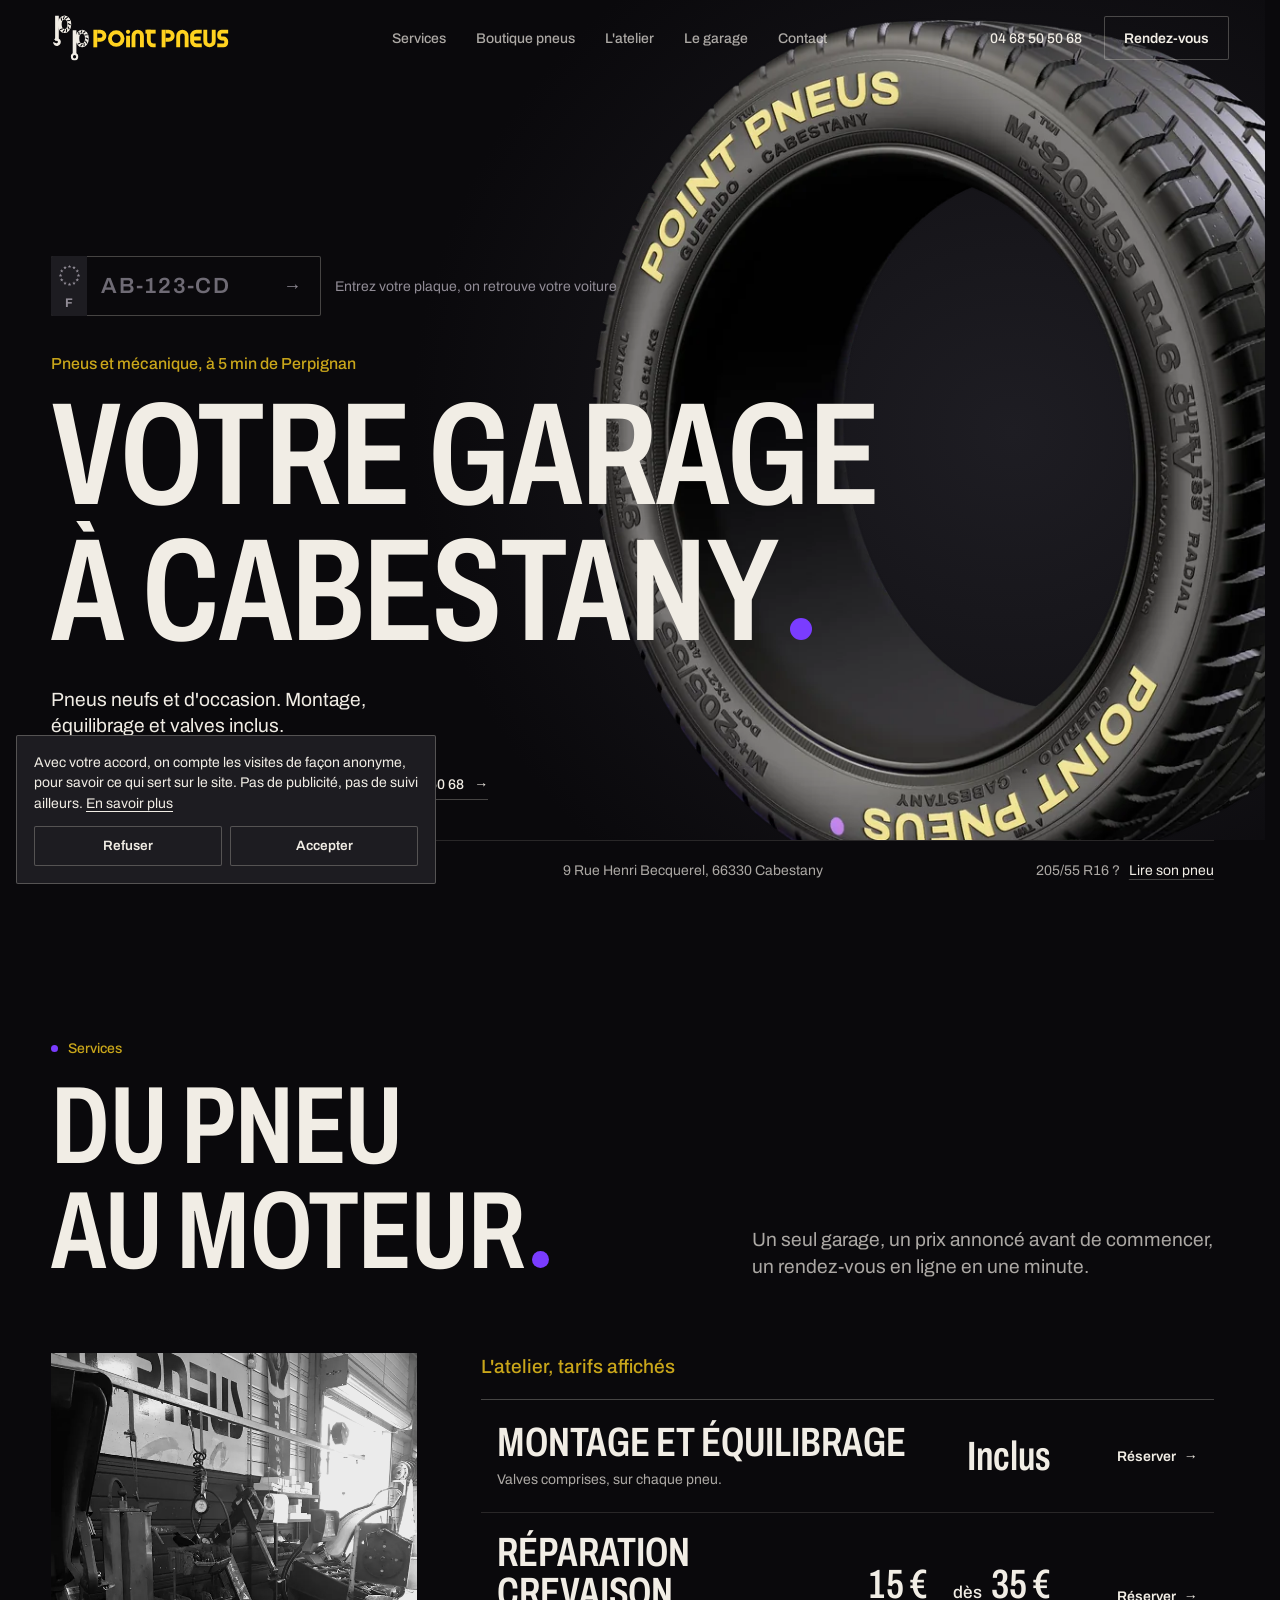
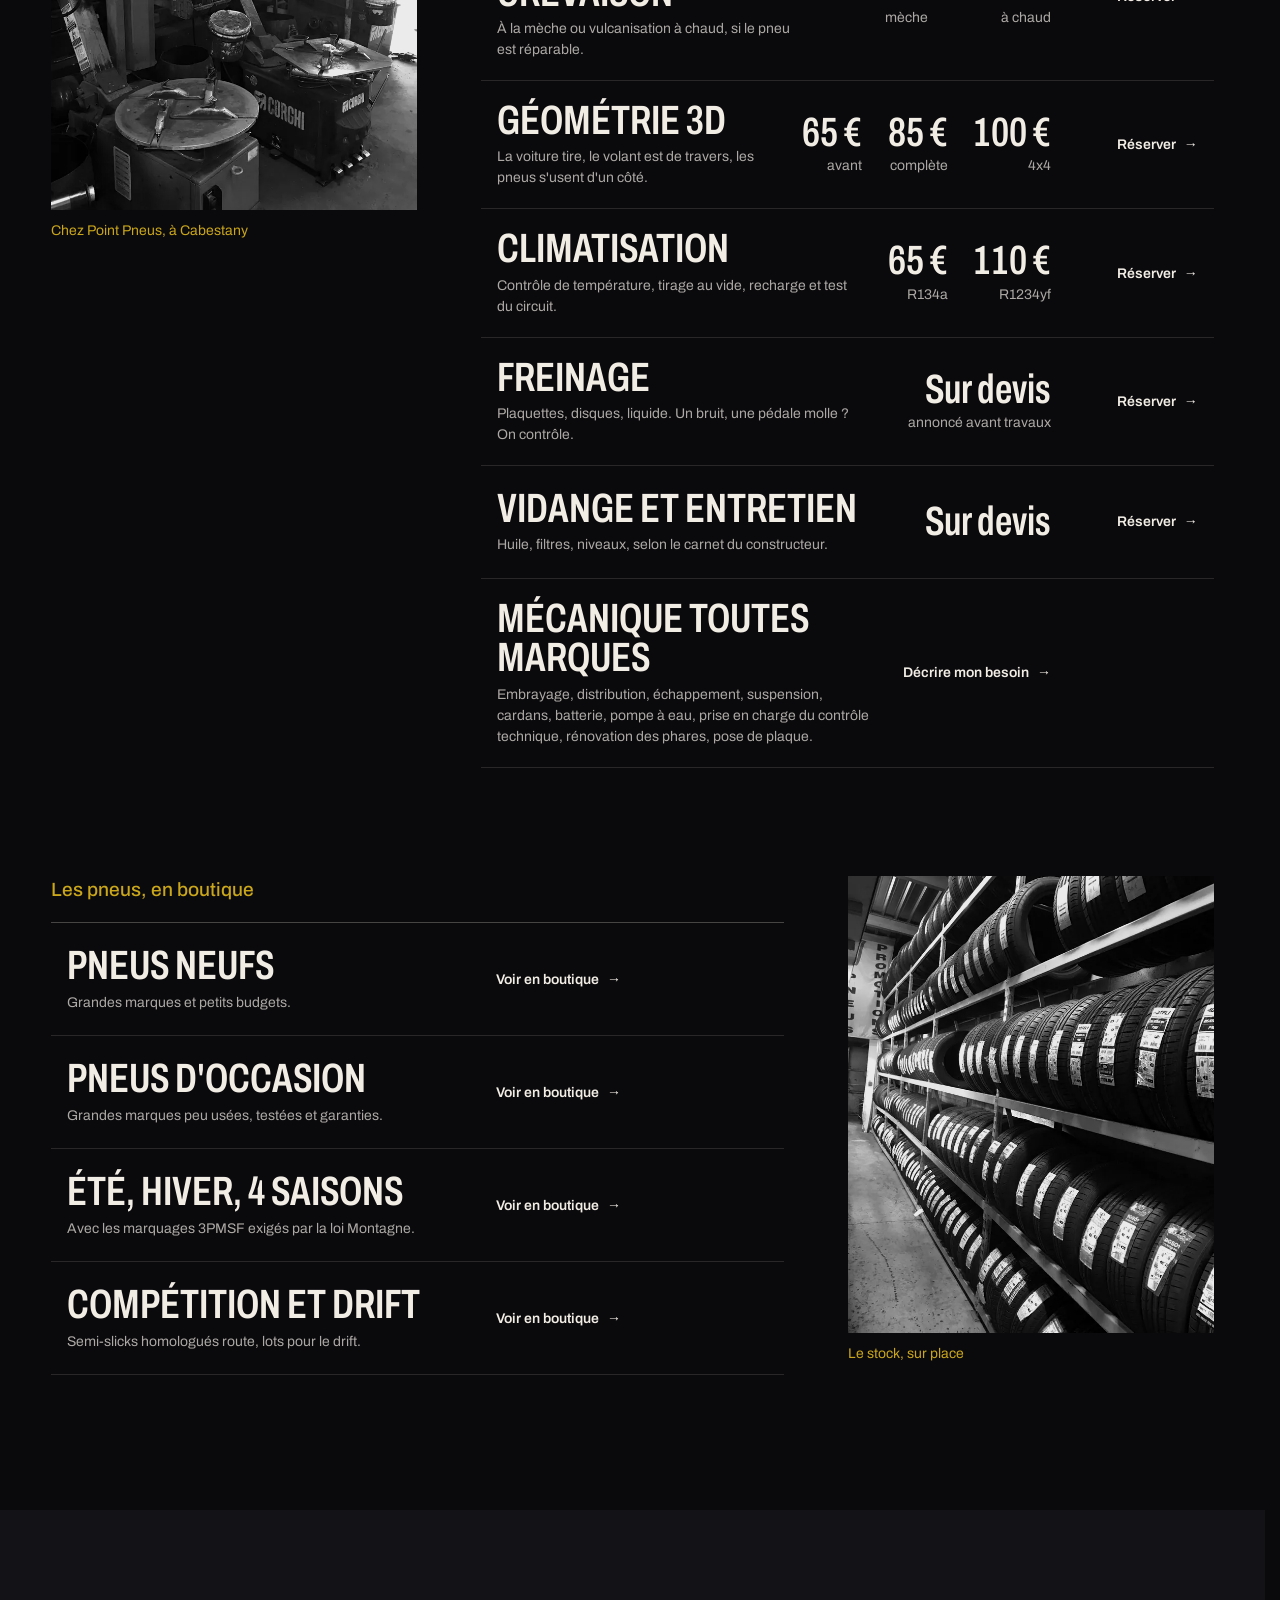
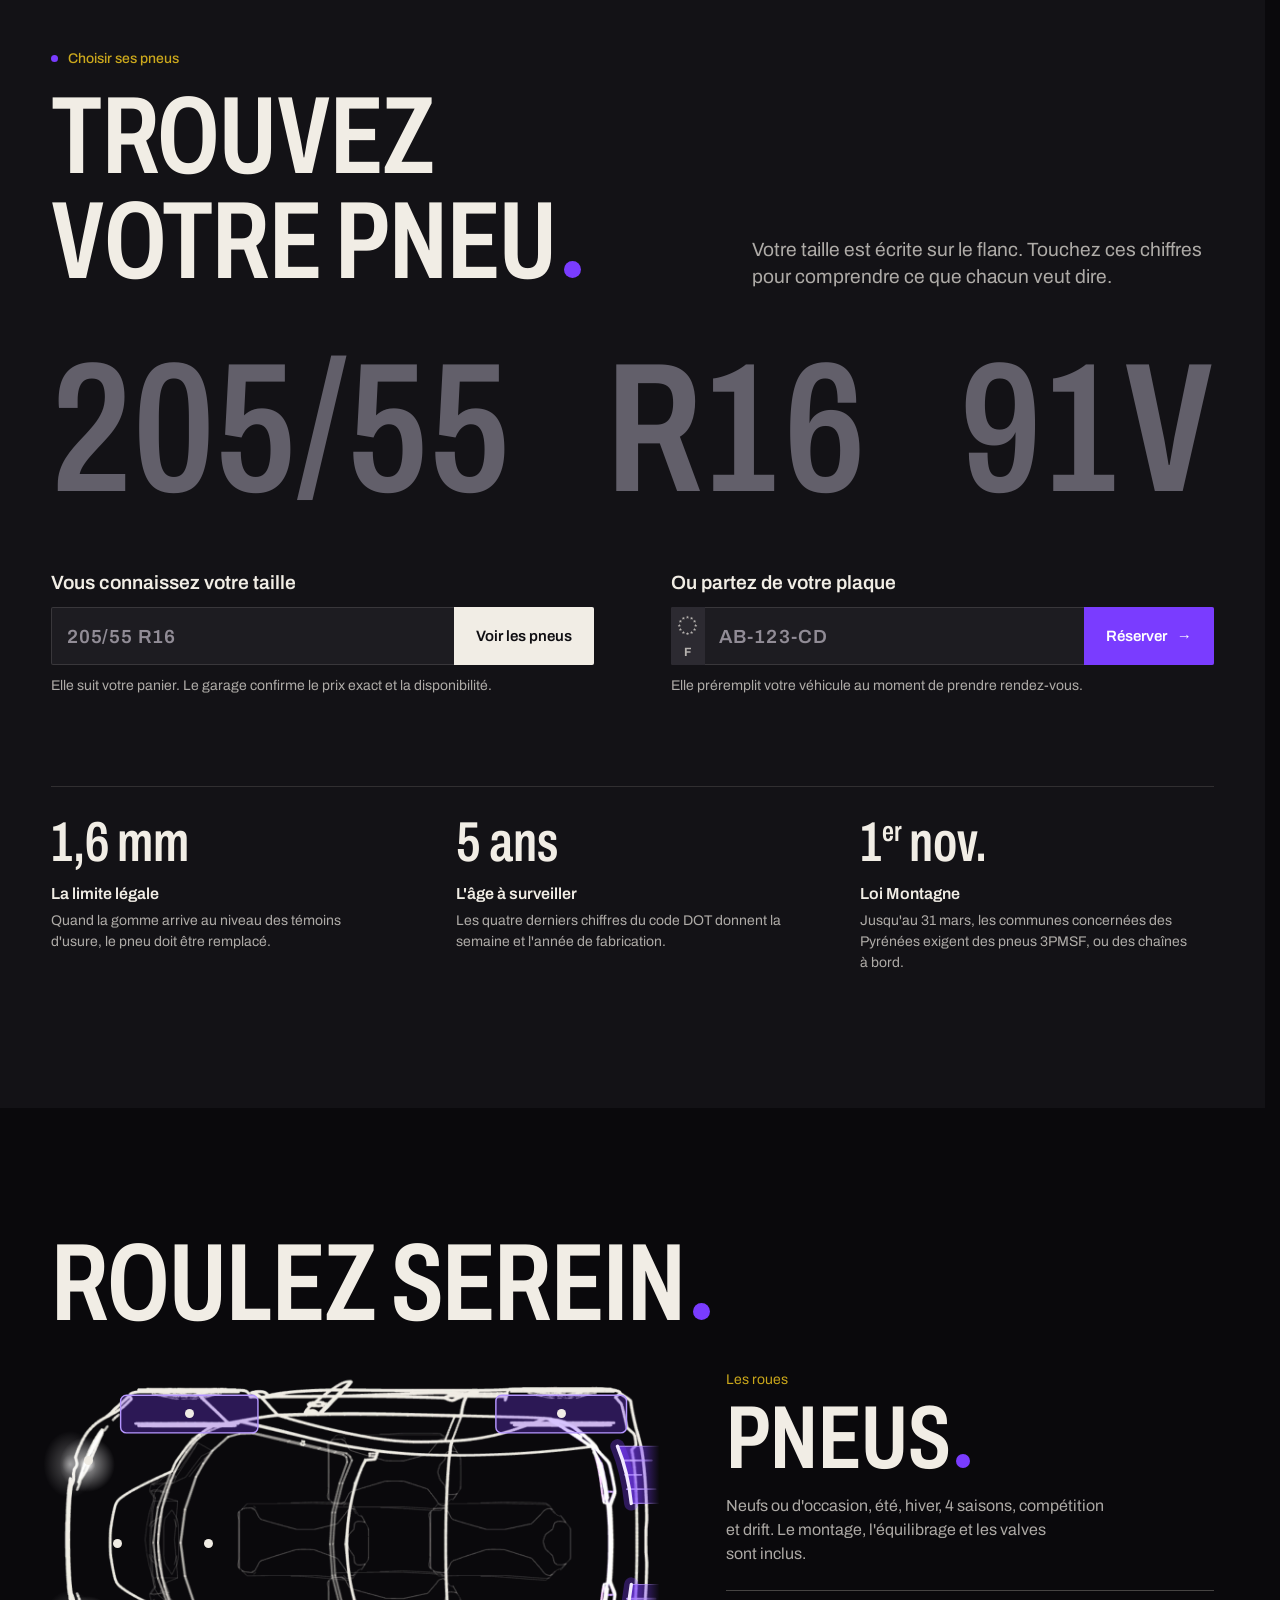
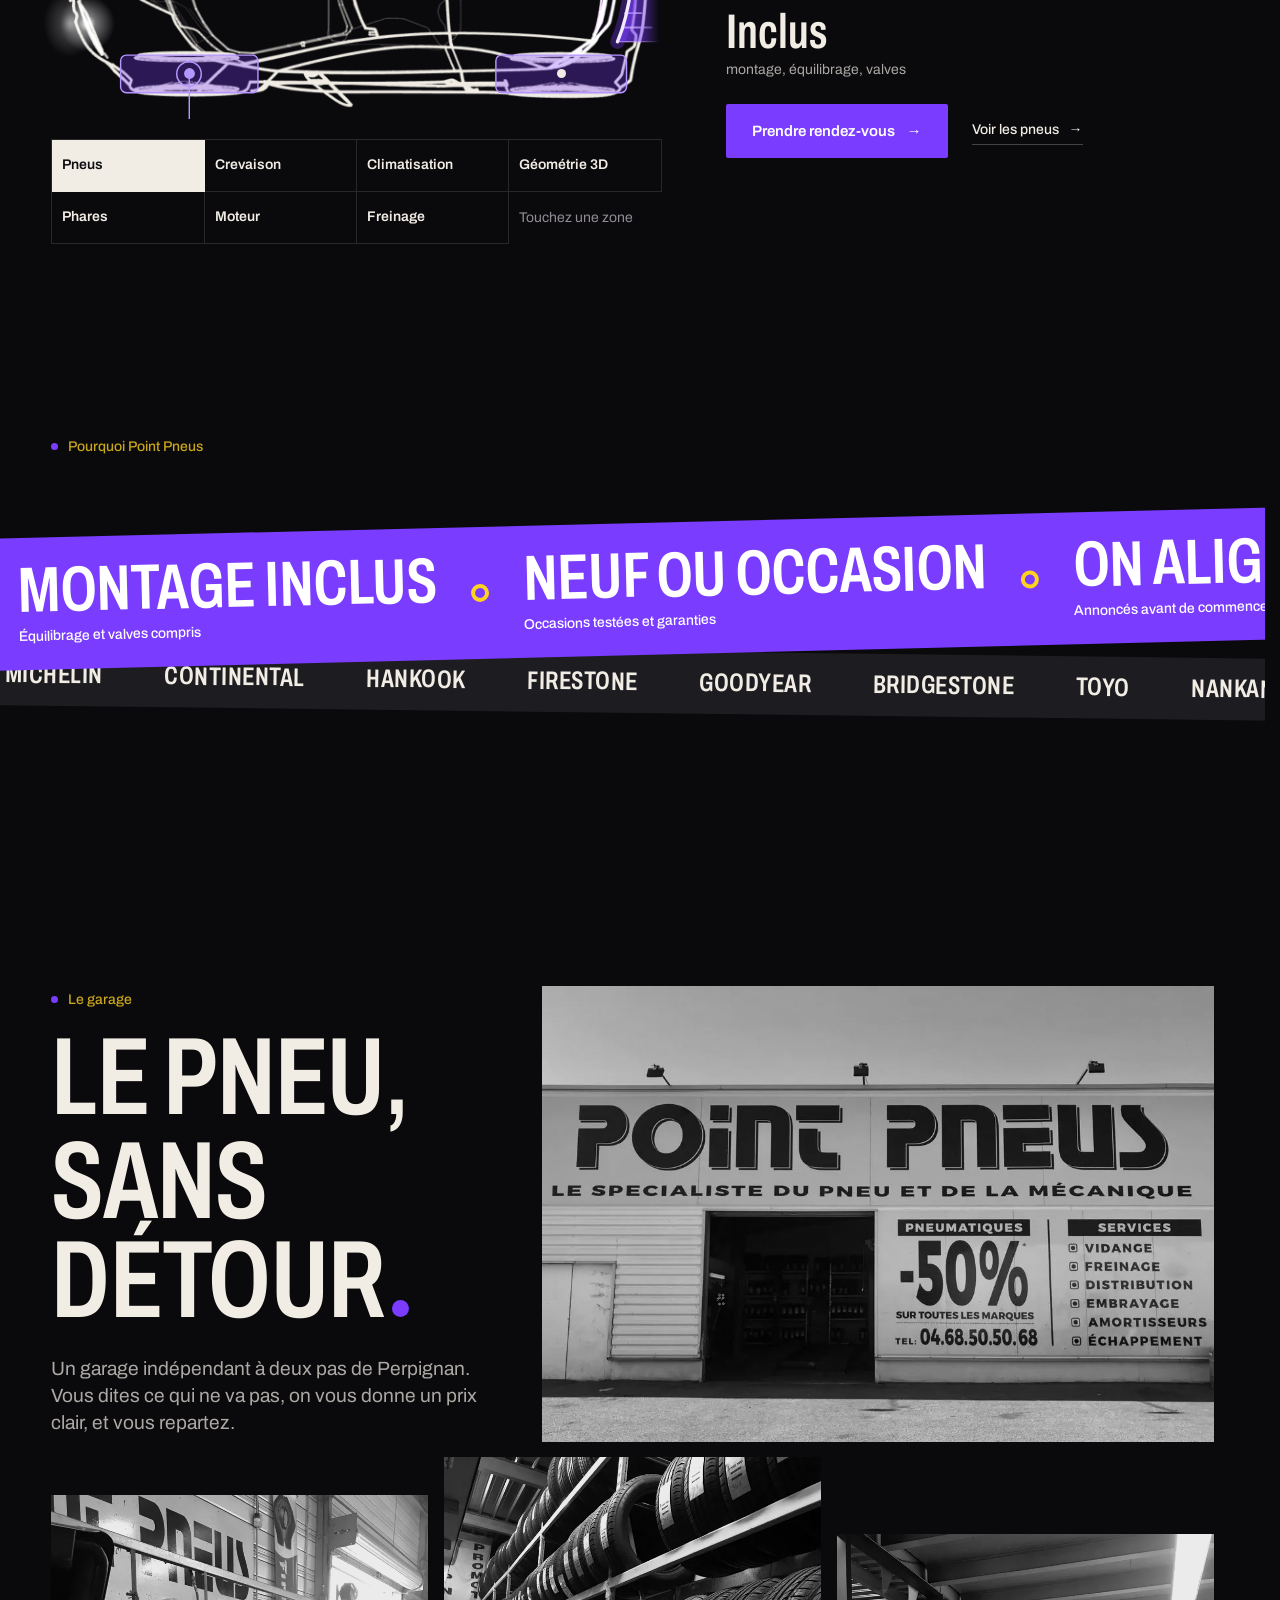
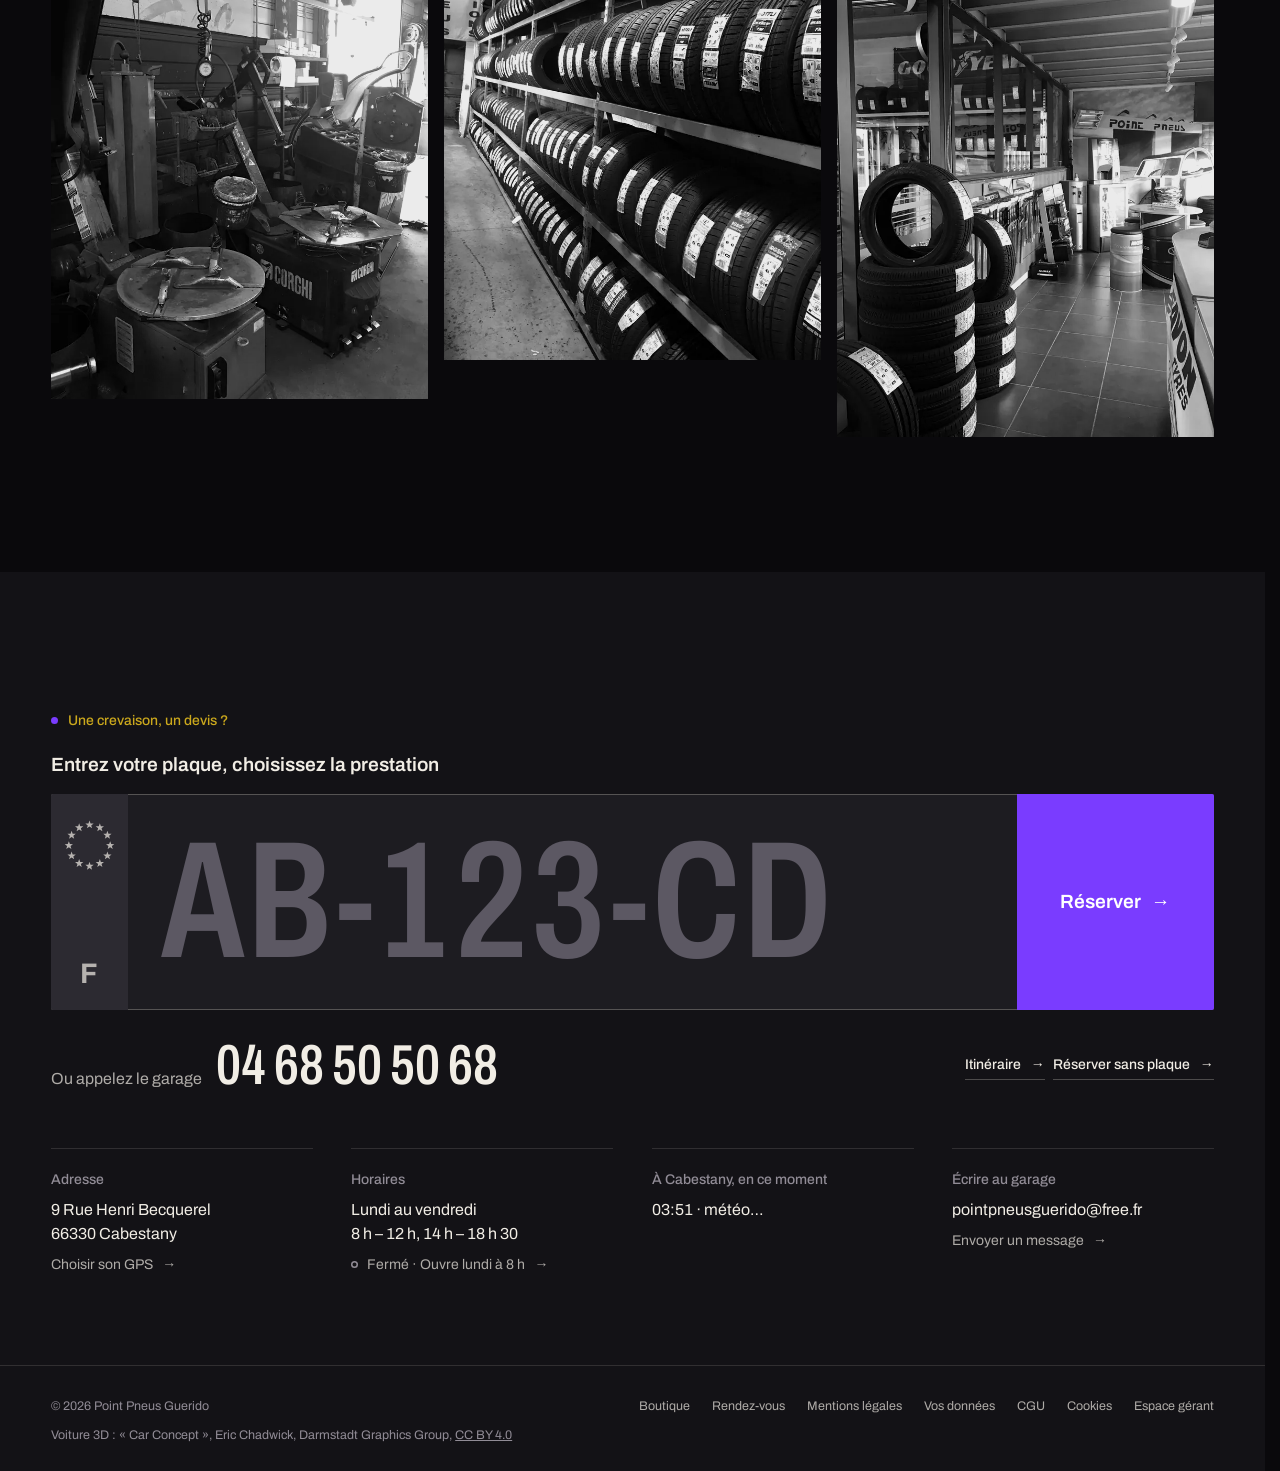
<file: index.html>
<!doctype html>
<html lang="fr">
<head>
  <meta charset="utf-8">
  <meta name="viewport" content="width=device-width, initial-scale=1, viewport-fit=cover">
  <meta name="theme-color" content="#0a090c">
  <title>Pneus et garage à Cabestany, près de Perpignan | Point Pneus</title>
  <meta name="description" content="Pneus neufs et d'occasion, crevaison, géométrie 3D, climatisation, freins et vidange à Cabestany, près de Perpignan. Rendez-vous en ligne.">
  <link rel="canonical" href="https://www.point-pneus-guerido.com/">
  <meta property="og:type" content="website">
  <meta property="og:locale" content="fr_FR">
  <meta property="og:site_name" content="Point Pneus Guerido">
  <meta property="og:title" content="Point Pneus Guerido · Pneus et mécanique à Cabestany">
  <meta property="og:description" content="Pneus neufs et d'occasion, crevaison, géométrie 3D, climatisation, freins, mécanique. Montage et équilibrage inclus.">
  <meta property="og:url" content="https://www.point-pneus-guerido.com/">
  <meta property="og:image" content="https://www.point-pneus-guerido.com/assets/og-image.jpg">
  <meta property="og:image:width" content="1200">
  <meta property="og:image:height" content="630">
  <meta property="og:image:alt" content="Point Pneus Guerido, pneus et garage à Cabestany">
  <meta name="twitter:card" content="summary_large_image">
  <meta name="twitter:image" content="https://www.point-pneus-guerido.com/assets/og-image.jpg">
  <meta name="format-detection" content="telephone=no">
  <script>
    (function () {
      var d = document.documentElement, gl = false;
      try { var c = document.createElement("canvas"); gl = !!(c.getContext("webgl2") || c.getContext("webgl")); } catch (e) {}
      var reduce = window.matchMedia && matchMedia("(prefers-reduced-motion: reduce)").matches;
      var wide = window.matchMedia && matchMedia("(min-width: 900px)").matches;
      var weak = (navigator.hardwareConcurrency || 8) < 4 || (navigator.deviceMemory || 8) < 4;
      var motion = gl && !reduce && wide && !weak;
      d.className += (motion ? " motion" : " static") + " js";
      if (motion) { var l = document.createElement("link"); l.rel = "preconnect"; l.href = "https://cdn.jsdelivr.net"; l.crossOrigin = ""; document.head.appendChild(l); }
    })();
  </script>
  <link rel="icon" href="favicon.ico" sizes="any">
  <link rel="icon" href="assets/logo/icone.svg" type="image/svg+xml">
  <link rel="apple-touch-icon" href="assets/logo/apple-touch-icon.png">
  <link rel="manifest" href="site.webmanifest">
  <link rel="preload" href="assets/fonts/archivo-var.woff2" as="font" type="font/woff2" crossorigin>
  <link rel="preload" as="image" type="image/webp" fetchpriority="high" imagesrcset="assets/hero/pneu-studio-1024.webp?v=1 1024w, assets/hero/pneu-studio.webp?v=2 2048w" imagesizes="(max-width: 760px) 112vw, 70vw">
  <link rel="stylesheet" href="css/kit.css?v=10">
  <link rel="stylesheet" href="css/premium.css?v=25">
  <script type="importmap">
  {
    "imports": {
      "three": "https://cdn.jsdelivr.net/npm/three@0.169.0/build/three.module.js",
      "three/addons/": "https://cdn.jsdelivr.net/npm/three@0.169.0/examples/jsm/"
    }
  }
  </script>
  <script type="application/ld+json">
  {
    "@context": "https://schema.org",
    "@type": "AutoRepair",
    "name": "Point Pneus Guerido",
    "url": "https://www.point-pneus-guerido.com/",
    "image": "https://www.point-pneus-guerido.com/assets/og-image.jpg",
    "hasMap": "https://www.google.com/maps/dir/?api=1&destination=9%20Rue%20Henri%20Becquerel%2C%2066330%20Cabestany",
    "areaServed": ["Cabestany", "Perpignan"],
    "telephone": "+33468505068",
    "email": "pointpneusguerido@free.fr",
    "address": { "@type": "PostalAddress", "streetAddress": "9 Rue Henri Becquerel", "postalCode": "66330", "addressLocality": "Cabestany", "addressCountry": "FR" },
    "openingHoursSpecification": [
      { "@type": "OpeningHoursSpecification", "dayOfWeek": ["Monday", "Tuesday", "Wednesday", "Thursday", "Friday"], "opens": "08:00", "closes": "12:00" },
      { "@type": "OpeningHoursSpecification", "dayOfWeek": ["Monday", "Tuesday", "Wednesday", "Thursday", "Friday"], "opens": "14:00", "closes": "18:30" }
    ]
  }
  </script>
</head>
<body>
  <a class="skip" href="#services">Aller au contenu</a>

  <svg width="0" height="0" style="position:absolute" aria-hidden="true">
    <symbol id="pp-mark" viewBox="0 0 200 222"><path d="M20 4H38V126H20Z"/><path fill-rule="evenodd" d="M33 45A33 43 0 1 0 99 45A33 43 0 1 0 33 45Z M52 45A14 23 0 1 0 80 45A14 23 0 1 0 52 45Z M84.16 39.12L97.33 46.31L94.84 50.88L81.67 43.69Z M84.46 55.01L91.64 68.18L87.08 70.67L79.89 57.5Z M78.89 67.72L77.82 82.68L72.63 82.31L73.71 67.35Z M69.23 73.22L60.24 85.230L56.08 82.11L65.07 70.1Z M58.55 69.76L44.49 75L42.68 70.12L56.73 64.88Z M49.66 27.94L46.48 13.28L51.56 12.18L54.74 26.84Z M57.6 18.45L62.84 4.4L67.71 6.22L62.47 20.27Z M68.2 17.39L80.21 8.41L83.32 12.57L71.31 21.56Z M78.1 25.1L93.07 24.03L93.44 29.22L78.47 30.29Z"/><path d="M14.45 119.790A19 19 0 1 1 10 132L25.37 137.59A6.5 6.5 0 0 0 29.81 125.38Z"/><path d="M106 74H124V196H106Z"/><path fill-rule="evenodd" d="M119 115A33 43 0 1 0 185 115A33 43 0 1 0 119 115Z M138 115A14 23 0 1 0 166 115A14 23 0 1 0 138 115Z M170.16 109.12L183.33 116.31L180.84 120.88L167.67 113.69Z M170.46 125.01L177.64 138.18L173.08 140.67L165.89 127.5Z M164.89 137.72L163.82 152.68L158.63 152.31L159.71 137.35Z M155.23 143.22L146.24 155.23L142.08 152.11L151.07 140.1Z M144.55 139.76L130.49 145L128.68 140.12L142.73 134.88Z M135.66 97.94L132.48 83.28L137.56 82.18L140.74 96.84Z M143.6 88.45L148.84 74.4L153.71 76.22L148.47 90.27Z M154.2 87.39L166.21 78.41L169.32 82.57L157.31 91.56Z M164.1 95.1L179.07 94.03L179.44 99.22L164.47 100.29Z"/><path fill-rule="evenodd" d="M97 204A18 18 0 1 0 133 204A18 18 0 1 0 97 204ZM107 204A8 8 0 1 0 123 204A8 8 0 1 0 107 204Z"/></symbol>
  </svg>

  <header class="nav" id="nav">
    <a class="nav-logo" href="#haut" aria-label="Point Pneus Guerido, accueil">
      <svg xmlns="http://www.w3.org/2000/svg" viewBox="0 0 869.76 222" fill="currentColor" aria-hidden="true" focusable="false"><use href="#pp-mark" width="200" height="222"/><g transform="translate(207 72) scale(0.86)"><path d="M0 0H22V100H0Z"/><path fill-rule="evenodd" d="M22 0H40A34 34 0 0 1 40 68H22Z M22 22H40A12 12 0 0 1 40 46H22Z"/><path fill-rule="evenodd" d="M83 50A47 47 0 1 0 177 50A47 47 0 1 0 83 50ZM105 50A25 25 0 1 0 155 50A25 25 0 1 0 105 50Z"/><path d="M186 34H208V100H186Z"/><path d="M185 12A12 12 0 1 0 209 12A12 12 0 1 0 185 12Z"/><path d="M217 100V35A35 35 0 0 1 287 35V100H265V35A13 13 0 0 0 239 35V100Z"/><path d="M296 0H354V22H296Z"/><path d="M304 0H326V64A14 14 0 0 0 340 78H354V100H340A36 36 0 0 1 304 64Z"/><path d="M388 0H410V100H388Z"/><path fill-rule="evenodd" d="M410 0H428A34 34 0 0 1 428 68H410Z M410 22H428A12 12 0 0 1 428 46H410Z"/><path d="M471 100V35A35 35 0 0 1 541 35V100H519V35A13 13 0 0 0 493 35V100Z"/><path d="M616 0H586A36 36 0 0 0 550 36V64A36 36 0 0 0 586 100H616V78H586A14 14 0 0 1 572 64V61H610V39H572V36A14 14 0 0 1 586 22H616Z"/><path d="M625 0H647V65A13 13 0 0 0 673 65V0H695V65A35 35 0 0 1 625 65Z"/><path d="M766 0H730A26 26 0 0 0 704 26V35A26 26 0 0 0 730 61H739A5 5 0 0 1 744 66V73A5 5 0 0 1 739 78H704V100H740A26 26 0 0 0 766 74V65A26 26 0 0 0 740 39H731A5 5 0 0 1 726 34V27A5 5 0 0 1 731 22H766Z"/></g></svg>
    </a>
    <nav class="nav-links" aria-label="Navigation principale">
      <a href="#services" data-nav="services">Services</a>
      <a href="pneus.html">Boutique pneus</a>
      <a href="#atelier" data-nav="atelier">L'atelier</a>
      <a href="#garage" data-nav="garage">Le garage</a>
      <a href="#contact" data-nav="contact">Contact</a>
    </nav>
    <div class="nav-right">
      <button class="nav-live" type="button" data-open="hours" aria-label="Voir les horaires"><span class="live-dot" data-open-dot></span><span data-open-text>Horaires</span></button>
      <a class="nav-phone" href="tel:+33468505068">04 68 50 50 68</a>
      <a class="btn btn-ghost nav-cta" href="reserver.html">Rendez-vous</a>
      <button class="nav-burger" type="button" aria-label="Menu" aria-expanded="false" aria-controls="menu"><span></span><span></span></button>
    </div>
  </header>

  <main id="haut">
    <!-- Hero -->
    <section class="hero" id="intro" aria-labelledby="hero-title">
      <div class="hero-stage" id="hero-stage" aria-hidden="true">
        <img class="hero-poster" id="hero-poster" src="assets/hero/pneu-studio.webp?v=2" srcset="assets/hero/pneu-studio-1024.webp?v=1 1024w, assets/hero/pneu-studio.webp?v=2 2048w" sizes="(max-width: 760px) 112vw, 70vw" width="2048" height="2048" alt="" fetchpriority="high">
        <canvas class="hero-gl" id="gl-tire"></canvas>
      </div>
      <div class="wrap hero-main">
        <form class="hero-plate" action="reserver.html" method="get" aria-label="Aller directement au rendez-vous avec votre plaque">
          <div class="plate plate-quiet">
            <span class="plate-eu" aria-hidden="true"><i></i>F</span>
            <input name="plaque" type="text" placeholder="AB-123-CD" maxlength="12" required autocomplete="off" autocapitalize="characters" spellcheck="false" enterkeyhint="go" data-plate aria-label="Votre plaque d'immatriculation">
            <button class="plate-go" type="submit" aria-label="Choisir ma prestation"></button>
          </div>
          <p>Entrez votre plaque, on retrouve votre voiture</p>
        </form>
        <p class="hero-kicker">Pneus et mécanique, à 5 min de Perpignan</p>
        <h1 class="display hero-title" id="hero-title" data-split>
          <span class="split-line"><span>Votre garage</span></span>
          <span class="split-line"><span>à Cabestany<span class="pt">.</span></span></span>
        </h1>
        <div class="hero-foot">
          <p class="hero-lead">Pneus neufs et d'occasion. Montage, équilibrage et valves inclus.</p>
          <div class="hero-cta" id="hero-cta">
            <a class="btn btn-violet btn-arrow" href="reserver.html">Prendre rendez-vous</a>
            <a class="link-arrow hero-call" href="tel:+33468505068"><span class="when-wide">Ou appelez le 04 68 50 50 68</span><span class="when-narrow">Ou appelez le garage</span></a>
          </div>
        </div>
      </div>
      <div class="wrap hero-facts">
        <button type="button" data-open="hours"><span class="live-dot" data-open-dot></span><span class="when-wide">Lundi au vendredi, 8 h – 12 h et 14 h – 18 h 30</span><span class="when-narrow" data-open-text>Horaires</span></button>
        <a href="https://www.google.com/maps/dir/?api=1&amp;destination=9%20Rue%20Henri%20Becquerel%2C%2066330%20Cabestany" data-open="route" target="_blank" rel="noopener">9 Rue Henri Becquerel, 66330 Cabestany</a>
        <button class="hero-read" type="button" data-open="reader">205/55 R16 ? <span>Lire son pneu</span></button>
      </div>
    </section>

    <!-- Services -->
    <section class="services" id="services" aria-labelledby="services-title">
      <div class="wrap">
        <header class="sv-head">
          <div>
            <p class="eyebrow tag">Services</p>
            <h2 class="display sec-title" id="services-title" data-split><span class="split-line"><span>Du pneu</span></span><span class="split-line"><span>au moteur<span class="pt">.</span></span></span></h2>
          </div>
          <p class="sec-lead" data-reveal>Un seul garage, un prix annoncé avant de commencer, un rendez-vous en ligne en une minute.</p>
        </header>

        <div class="sv-block">
          <figure class="sv-fig" data-reveal="img">
            <div class="photo"><img decoding="async" src="assets/photos/atelier-montage.webp" width="720" height="960" alt="L'atelier de montage de Point Pneus" loading="lazy"></div>
            <figcaption>Chez Point Pneus, à Cabestany</figcaption>
          </figure>
          <div class="sv-rows">
            <h3 class="sv-group" data-reveal>L'atelier, tarifs affichés</h3>
            <ul class="rows">
            <li data-reveal><a class="row" id="svc-pneus" href="reserver.html?prestation=pneus" data-photo="atelier-montage"><span class="row-main"><span class="row-t">Montage et équilibrage</span><span class="row-d">Valves comprises, sur chaque pneu.</span></span><span class="row-p"><span class="pv"><b>Inclus</b></span></span><span class="row-go">Réserver</span></a></li>
            <li data-reveal><a class="row" id="svc-crevaison" href="reserver.html?prestation=crevaison" data-photo="accueil"><span class="row-main"><span class="row-t">Réparation crevaison</span><span class="row-d">À la mèche ou vulcanisation à chaud, si le pneu est réparable.</span></span><span class="row-p"><span class="pv"><b>15 €</b><small>mèche</small></span><span class="pv"><b><i>dès</i> 35 €</b><small>à chaud</small></span></span><span class="row-go">Réserver</span></a></li>
            <li data-reveal><a class="row" id="svc-geometrie" href="reserver.html?prestation=geometrie" data-photo="atelier-montage"><span class="row-main"><span class="row-t">Géométrie 3D</span><span class="row-d">La voiture tire, le volant est de travers, les pneus s'usent d'un côté.</span></span><span class="row-p"><span class="pv"><b>65 €</b><small>avant</small></span><span class="pv"><b>85 €</b><small>complète</small></span><span class="pv"><b>100 €</b><small>4x4</small></span></span><span class="row-go">Réserver</span></a></li>
            <li data-reveal><a class="row" id="svc-clim" href="reserver.html?prestation=clim" data-photo="accueil"><span class="row-main"><span class="row-t">Climatisation</span><span class="row-d">Contrôle de température, tirage au vide, recharge et test du circuit.</span></span><span class="row-p"><span class="pv"><b>65 €</b><small>R134a</small></span><span class="pv"><b>110 €</b><small>R1234yf</small></span></span><span class="row-go">Réserver</span></a></li>
            <li data-reveal><a class="row" id="svc-freins" href="reserver.html?prestation=freins" data-photo="atelier-montage"><span class="row-main"><span class="row-t">Freinage</span><span class="row-d">Plaquettes, disques, liquide. Un bruit, une pédale molle ? On contrôle.</span></span><span class="row-p"><span class="pv"><b>Sur devis</b><small>annoncé avant travaux</small></span></span><span class="row-go">Réserver</span></a></li>
            <li data-reveal><a class="row" id="svc-vidange" href="reserver.html?prestation=vidange" data-photo="accueil"><span class="row-main"><span class="row-t">Vidange et entretien</span><span class="row-d">Huile, filtres, niveaux, selon le carnet du constructeur.</span></span><span class="row-p"><span class="pv"><b>Sur devis</b></span></span><span class="row-go">Réserver</span></a></li>
            <li data-reveal><a class="row" id="svc-meca" href="reserver.html?prestation=autre" data-photo="facade"><span class="row-main"><span class="row-t">Mécanique toutes marques</span><span class="row-d">Embrayage, distribution, échappement, suspension, cardans, batterie, pompe à eau, prise en charge du contrôle technique, rénovation des phares, pose de plaque.</span></span><span class="row-go">Décrire mon besoin</span></a></li>
            </ul>
          </div>
        </div>

        <div class="sv-block rev">
          <div class="sv-rows">
            <h3 class="sv-group" data-reveal>Les pneus, en boutique</h3>
            <ul class="rows">
            <li data-reveal><a class="row" href="pneus.html#collection" data-photo="mur-de-pneus"><span class="row-main"><span class="row-t">Pneus neufs</span><span class="row-d">Grandes marques et petits budgets.</span></span><span class="row-go">Voir en boutique</span></a></li>
            <li data-reveal><a class="row" href="pneus.html?cat=occasion#collection" data-photo="magasin"><span class="row-main"><span class="row-t">Pneus d'occasion</span><span class="row-d">Grandes marques peu usées, testées et garanties.</span></span><span class="row-go">Voir en boutique</span></a></li>
            <li data-reveal><a class="row" href="pneus.html?cat=4saisons#collection" data-photo="mur-de-pneus"><span class="row-main"><span class="row-t">Été, hiver, 4 saisons</span><span class="row-d">Avec les marquages 3PMSF exigés par la loi Montagne.</span></span><span class="row-go">Voir en boutique</span></a></li>
            <li data-reveal><a class="row" href="pneus.html?cat=competition#collection" data-photo="magasin"><span class="row-main"><span class="row-t">Compétition et drift</span><span class="row-d">Semi-slicks homologués route, lots pour le drift.</span></span><span class="row-go">Voir en boutique</span></a></li>
            </ul>
          </div>
          <figure class="sv-fig" data-reveal="img">
            <div class="photo"><img decoding="async" src="assets/photos/mur-de-pneus.webp" width="720" height="960" alt="Le mur de pneus du magasin" loading="lazy"></div>
            <figcaption>Le stock, sur place</figcaption>
          </figure>
        </div>
      </div>
    </section>

    <!-- Recherche et choix des pneus -->
    <section class="find" id="infos" aria-labelledby="find-title">
      <div class="wrap">
        <div class="find-head">
          <div>
            <p class="eyebrow tag">Choisir ses pneus</p>
            <h2 class="display sec-title" id="find-title" data-split><span class="split-line"><span>Trouvez</span></span><span class="split-line"><span>votre pneu<span class="pt">.</span></span></span></h2>
          </div>
          <p class="sec-lead" data-reveal>Votre taille est écrite sur le flanc. Touchez ces chiffres pour comprendre ce que chacun veut dire.</p>
        </div>
        <button class="find-wall" type="button" data-open="reader" aria-label="Ouvrir Lire son pneu, exemple 205/55 R16 91V" data-reveal>
          <span>205/55</span> <span>R16</span> <span>91V</span>
        </button>
        <div class="find-forms">
          <form class="find-form" action="pneus.html#collection" method="get" data-reveal>
            <label for="find-size">Vous connaissez votre taille</label>
            <div class="size-field">
              <input id="find-size" name="taille" type="text" placeholder="205/55 R16" autocomplete="off" spellcheck="false" enterkeyhint="go">
              <button type="submit">Voir les pneus</button>
            </div>
            <p>Elle suit votre panier. Le garage confirme le prix exact et la disponibilité.</p>
          </form>
          <form class="find-form" action="reserver.html" method="get" data-reveal style="--d:.08s">
            <label for="find-plate">Ou partez de votre plaque</label>
            <div class="plate">
              <span class="plate-eu" aria-hidden="true"><i></i>F</span>
              <input id="find-plate" name="plaque" type="text" placeholder="AB-123-CD" maxlength="12" autocomplete="off" autocapitalize="characters" spellcheck="false" enterkeyhint="go" data-plate>
              <button class="plate-go" type="submit">Réserver</button>
            </div>
            <p>Elle préremplit votre véhicule au moment de prendre rendez-vous.</p>
          </form>
        </div>
        <ul class="tips">
          <li data-reveal><p class="tip-fig">1,6 mm</p><h3>La limite légale</h3><p>Quand la gomme arrive au niveau des témoins d'usure, le pneu doit être remplacé.</p></li>
          <li data-reveal style="--d:.06s"><p class="tip-fig">5 ans</p><h3>L'âge à surveiller</h3><p>Les quatre derniers chiffres du code DOT donnent la semaine et l'année de fabrication.</p></li>
          <li data-reveal style="--d:.12s"><p class="tip-fig">1<sup>er</sup> nov.</p><h3>Loi Montagne</h3><p>Jusqu'au 31 mars, les communes concernées des Pyrénées exigent des pneus 3PMSF, ou des chaînes à bord.</p></li>
        </ul>
      </div>
    </section>

    <!-- L'atelier : la voiture devient un plan, chaque pièce montre un service -->
    <section class="drive" id="atelier" aria-labelledby="drive-title">
      <div class="drive-stage" id="drive-stage">
        <canvas class="stage-gl" id="gl-car" aria-hidden="true"></canvas>
        <div class="scan" id="scan" aria-hidden="true"></div>
        <h2 class="display drive-title" id="drive-title"><span class="dt-left">Roulez</span> <span class="dt-right">serein<span class="pt">.</span></span></h2>
        <p class="drive-sub">De la gomme au moteur, tout passe à l'atelier.</p>
        <p class="drive-head">L'atelier, pièce par pièce<span>Choisissez une zone du véhicule</span></p>
        <div class="ap-plan" id="ap-plan">
          <img decoding="async" class="drive-poster" src="assets/hero/voiture-plan.webp?v=3" width="1280" height="734" alt="Plan du véhicule vu de dessus" loading="lazy">
          <svg class="ap-lit" viewBox="0 0 1280 734" aria-hidden="true"><defs><radialGradient id="fx-w"><stop offset="0" stop-color="#fff"/><stop offset=".3" stop-color="#fff" stop-opacity=".42"/><stop offset="1" stop-color="#fff" stop-opacity="0"/></radialGradient><linearGradient id="fx-t" gradientUnits="userSpaceOnUse" x1="1190" x2="1276" y1="0" y2="0"><stop offset="0" stop-color="#7a3cff" stop-opacity=".78"/><stop offset=".55" stop-color="#7a3cff" stop-opacity=".5"/><stop offset="1" stop-color="#7a3cff" stop-opacity="0"/></linearGradient><linearGradient id="fx-l" gradientUnits="userSpaceOnUse" x1="1190" x2="1276" y1="0" y2="0"><stop offset="0" stop-color="#d9c6ff"/><stop offset=".55" stop-color="#b794ff" stop-opacity=".75"/><stop offset="1" stop-color="#b794ff" stop-opacity="0"/></linearGradient></defs><g class="fx"><ellipse cx="40" cy="200" rx="56" ry="70" fill="url(#fx-w)" opacity=".5"/><ellipse cx="40" cy="534" rx="56" ry="70" fill="url(#fx-w)" opacity=".5"/><circle cx="76" cy="200" r="58" fill="url(#fx-w)"/><circle cx="76" cy="534" r="58" fill="url(#fx-w)"/><path d="M1188 162Q1210 215 1217 282H1420V162Z" fill="url(#fx-t)"/><path d="M1188 572Q1210 519 1217 452H1420V572Z" fill="url(#fx-t)"/><path class="fx-e" d="M1188 162H1420M1217 282H1420M1188 572H1420M1217 452H1420"/><path class="fx-run" d="M1200 192H1420M1208 252H1420M1200 542H1420M1208 482H1420"/><path class="fx-run r2" d="M1204 222H1420M1204 512H1420"/><path class="fx-h" d="M1188 162Q1210 215 1217 282M1188 572Q1210 519 1217 452"/><path class="fx-l" d="M1188 162Q1210 215 1217 282M1188 572Q1210 519 1217 452"/></g><g data-z="pneus"><rect x="146" y="600" width="288" height="79" rx="12"/><rect x="146" y="55" width="288" height="79" rx="12"/><rect x="933" y="600" width="274" height="79" rx="12"/><rect x="933" y="55" width="274" height="79" rx="12"/></g><g data-z="crevaison"><rect x="933" y="600" width="274" height="79" rx="12"/></g><g data-z="clim"><rect x="232" y="165" width="147" height="404" rx="12"/></g><g data-z="geometrie"><rect x="146" y="600" width="288" height="79" rx="12"/><rect x="146" y="55" width="288" height="79" rx="12"/><path d="M290 134V600"/></g><g data-z="phares"><rect x="40" y="130" width="76" height="124" rx="12"/><rect x="40" y="480" width="76" height="124" rx="12"/></g><g data-z="moteur"><rect x="56" y="199" width="176" height="336" rx="12"/></g><g data-z="freins"><rect x="230" y="600" width="120" height="79" rx="12"/><rect x="230" y="55" width="120" height="79" rx="12"/><rect x="1010" y="600" width="120" height="79" rx="12"/><rect x="1010" y="55" width="120" height="79" rx="12"/></g><path class="ap-link"/></svg>
          <button class="hs" type="button" data-z="pneus" data-x="290" data-y="640" tabindex="-1" aria-hidden="true" title="Pneus"></button><button class="hs" type="button" data-z="crevaison" data-x="1070" data-y="640" tabindex="-1" aria-hidden="true" title="Crevaison"></button><button class="hs" type="button" data-z="clim" data-x="330" data-y="367" tabindex="-1" aria-hidden="true" title="Climatisation"></button><button class="hs" type="button" data-z="geometrie" data-x="290" data-y="94" tabindex="-1" aria-hidden="true" title="Géométrie 3D"></button><button class="hs" type="button" data-z="phares" data-x="78" data-y="192" tabindex="-1" aria-hidden="true" title="Phares"></button><button class="hs" type="button" data-z="moteur" data-x="140" data-y="367" tabindex="-1" aria-hidden="true" title="Moteur"></button><button class="hs" type="button" data-z="freins" data-x="1070" data-y="94" tabindex="-1" aria-hidden="true" title="Freinage"></button>
        </div>
        <svg class="co-lines" id="co-lines" aria-hidden="true"></svg>
        <div class="callouts" id="callouts" role="group" aria-label="Zones du véhicule">
          <button class="co" type="button" data-z="pneus" data-anchor="WheelFrontL" data-side="l" aria-pressed="false" aria-controls="ap-panel"><span class="co-t">Pneus</span><span class="co-d">Neufs, occasion, montage inclus</span></button>
          <button class="co" type="button" data-z="crevaison" data-anchor="WheelRearL" data-side="l" aria-pressed="false" aria-controls="ap-panel"><span class="co-t">Crevaison</span><span class="co-d">Mèche ou vulcanisation</span></button>
          <button class="co" type="button" data-z="clim" data-anchor="InteriorDashMid" data-side="l" aria-pressed="false" aria-controls="ap-panel"><span class="co-t">Climatisation</span><span class="co-d">Recharge et contrôle</span></button>
          <button class="co" type="button" data-z="geometrie" data-anchor="WheelFrontR" data-side="r" aria-pressed="false" aria-controls="ap-panel"><span class="co-t">Géométrie 3D</span><span class="co-d">Parallélisme et carrossage</span></button>
          <button class="co" type="button" data-z="phares" data-anchor="BodyHeadlights" data-side="r" aria-pressed="false" aria-controls="ap-panel"><span class="co-t">Phares</span><span class="co-d">Rénovation des optiques</span></button>
          <button class="co" type="button" data-z="moteur" data-anchor="Engine" data-side="r" aria-pressed="false" aria-controls="ap-panel"><span class="co-t">Moteur</span><span class="co-d">Vidange, distribution, embrayage</span></button>
          <button class="co" type="button" data-z="freins" data-anchor="WheelRearR" data-side="r" aria-pressed="false" aria-controls="ap-panel"><span class="co-t">Freinage</span><span class="co-d">Plaquettes et disques</span></button>
          <p class="co-hint">Touchez une zone</p>
        </div>
        <div class="ap" id="ap-panel" aria-live="polite">
          <article class="ap-card" data-z="pneus">
            <p class="ap-zone">Les roues</p>
            <h3 class="ap-t">Pneus<span class="pt">.</span></h3>
            <p class="ap-d">Neufs ou d'occasion, été, hiver, 4 saisons, compétition et drift. Le montage, l'équilibrage et les valves sont inclus.</p>
            <div class="ap-p"><span class="pv"><b>Inclus</b><small>montage, équilibrage, valves</small></span></div>
            <div class="ap-cta"><a class="btn btn-violet btn-arrow" href="reserver.html?prestation=pneus">Prendre rendez-vous</a><a class="link-arrow" href="pneus.html#collection">Voir les pneus</a></div>
          </article>
          <article class="ap-card" data-z="crevaison" hidden>
            <p class="ap-zone">Un pneu percé</p>
            <h3 class="ap-t">Crevaison<span class="pt">.</span></h3>
            <p class="ap-d">À la mèche ou vulcanisation à chaud, si le pneu est réparable.</p>
            <div class="ap-p"><span class="pv"><b>15 €</b><small>mèche</small></span><span class="pv"><b><i>dès</i> 35 €</b><small>à chaud</small></span></div>
            <div class="ap-cta"><a class="btn btn-violet btn-arrow" href="reserver.html?prestation=crevaison">Prendre rendez-vous</a><a class="link-arrow" href="#services" data-svc="crevaison">Tous les tarifs</a></div>
          </article>
          <article class="ap-card" data-z="clim" hidden>
            <p class="ap-zone">L'habitacle</p>
            <h3 class="ap-t">Climatisation<span class="pt">.</span></h3>
            <p class="ap-d">Contrôle de température, tirage au vide, recharge et test du circuit.</p>
            <div class="ap-p"><span class="pv"><b>65 €</b><small>R134a</small></span><span class="pv"><b>110 €</b><small>R1234yf</small></span></div>
            <div class="ap-cta"><a class="btn btn-violet btn-arrow" href="reserver.html?prestation=clim">Prendre rendez-vous</a><a class="link-arrow" href="#services" data-svc="clim">Tous les tarifs</a></div>
          </article>
          <article class="ap-card" data-z="geometrie" hidden>
            <p class="ap-zone">Les trains roulants</p>
            <h3 class="ap-t">Géométrie 3D<span class="pt">.</span></h3>
            <p class="ap-d">La voiture tire, le volant est de travers, les pneus s'usent d'un côté.</p>
            <div class="ap-p"><span class="pv"><b>65 €</b><small>avant</small></span><span class="pv"><b>85 €</b><small>complète</small></span><span class="pv"><b>100 €</b><small>4x4</small></span></div>
            <div class="ap-cta"><a class="btn btn-violet btn-arrow" href="reserver.html?prestation=geometrie">Prendre rendez-vous</a><a class="link-arrow" href="#services" data-svc="geometrie">Tous les tarifs</a></div>
          </article>
          <article class="ap-card" data-z="phares" hidden>
            <p class="ap-zone">L'éclairage</p>
            <h3 class="ap-t">Phares<span class="pt">.</span></h3>
            <p class="ap-d">Rénovation des optiques ternies.</p>
            <div class="ap-p"><span class="pv"><b>Sur devis</b></span></div>
            <div class="ap-cta"><a class="btn btn-violet btn-arrow" href="reserver.html?prestation=autre">Prendre rendez-vous</a><a class="link-arrow" href="#services" data-svc="phares">Tous les tarifs</a></div>
          </article>
          <article class="ap-card" data-z="moteur" hidden>
            <p class="ap-zone">Sous le capot</p>
            <h3 class="ap-t">Moteur<span class="pt">.</span></h3>
            <p class="ap-d">Vidange, huile, filtres et niveaux, selon le carnet du constructeur. Distribution, embrayage, pompe à eau.</p>
            <div class="ap-p"><span class="pv"><b>Sur devis</b></span></div>
            <div class="ap-cta"><a class="btn btn-violet btn-arrow" href="reserver.html?prestation=vidange">Prendre rendez-vous</a><a class="link-arrow" href="#services" data-svc="vidange">Tous les tarifs</a></div>
          </article>
          <article class="ap-card" data-z="freins" hidden>
            <p class="ap-zone">Le freinage</p>
            <h3 class="ap-t">Freinage<span class="pt">.</span></h3>
            <p class="ap-d">Plaquettes, disques, liquide. Un bruit, une pédale molle ? On contrôle.</p>
            <div class="ap-p"><span class="pv"><b>Sur devis</b><small>annoncé avant travaux</small></span></div>
            <div class="ap-cta"><a class="btn btn-violet btn-arrow" href="reserver.html?prestation=freins">Prendre rendez-vous</a><a class="link-arrow" href="#services" data-svc="freins">Tous les tarifs</a></div>
          </article>
        </div>
      </div>
    </section>

    <!-- Pourquoi : la bande sponsor -->
    <section class="why" id="pourquoi" aria-labelledby="why-title">
      <div class="wrap">
        <p class="eyebrow tag">Pourquoi Point Pneus</p>
        <h2 class="sr-only" id="why-title">Pourquoi choisir Point Pneus</h2>
      </div>
      <div class="tape" id="tape">
        <div class="tape-a"><div class="tape-track">
          <ul class="tape-run"><li><strong>Montage inclus</strong><span>Équilibrage et valves compris</span></li><li><strong>Neuf ou occasion</strong><span>Occasions testées et garanties</span></li><li><strong>On aligne nos prix</strong><span>Annoncés avant de commencer</span></li><li><strong>3 ou 4 fois</strong><span>Sans frais, au garage</span></li><li><strong>Travail garanti</strong><span>Pièces et main-d'œuvre</span></li><li><strong>Pneus recyclés</strong><span>Dans la bonne filière</span></li></ul>
          <ul class="tape-run" aria-hidden="true"><li><strong>Montage inclus</strong><span>Équilibrage et valves compris</span></li><li><strong>Neuf ou occasion</strong><span>Occasions testées et garanties</span></li><li><strong>On aligne nos prix</strong><span>Annoncés avant de commencer</span></li><li><strong>3 ou 4 fois</strong><span>Sans frais, au garage</span></li><li><strong>Travail garanti</strong><span>Pièces et main-d'œuvre</span></li><li><strong>Pneus recyclés</strong><span>Dans la bonne filière</span></li></ul>
        </div></div>
        <div class="tape-b"><div class="tape-track">
          <ul class="tape-run" aria-label="Marques en vitrine"><li>Michelin</li><li>Continental</li><li>Hankook</li><li>Firestone</li><li>Goodyear</li><li>Bridgestone</li><li>Toyo</li><li>Nankang</li><li>Federal</li></ul>
          <ul class="tape-run" aria-hidden="true"><li>Michelin</li><li>Continental</li><li>Hankook</li><li>Firestone</li><li>Goodyear</li><li>Bridgestone</li><li>Toyo</li><li>Nankang</li><li>Federal</li></ul>
          <ul class="tape-run" aria-hidden="true"><li>Michelin</li><li>Continental</li><li>Hankook</li><li>Firestone</li><li>Goodyear</li><li>Bridgestone</li><li>Toyo</li><li>Nankang</li><li>Federal</li></ul>
          <ul class="tape-run" aria-hidden="true"><li>Michelin</li><li>Continental</li><li>Hankook</li><li>Firestone</li><li>Goodyear</li><li>Bridgestone</li><li>Toyo</li><li>Nankang</li><li>Federal</li></ul>
        </div></div>
      </div>
    </section>

    <!-- Le garage -->
    <section class="garage" id="garage" aria-labelledby="garage-title">
      <div class="wrap garage-grid">
        <div class="garage-copy">
          <p class="eyebrow tag">Le garage</p>
          <h2 class="display sec-title" id="garage-title" data-split><span class="split-line"><span>Le pneu,</span></span><span class="split-line"><span>sans détour<span class="pt">.</span></span></span></h2>
          <p class="sec-lead" data-reveal>Un garage indépendant à deux pas de Perpignan. Vous dites ce qui ne va pas, on vous donne un prix clair, et vous repartez.</p>
        </div>
        <figure class="photo g-a" data-reveal="img"><img decoding="async" src="assets/photos/facade.webp" width="1024" height="695" alt="La façade de Point Pneus, 9 rue Henri Becquerel à Cabestany" loading="lazy"></figure>
        <figure class="photo g-b" data-reveal="img"><img decoding="async" src="assets/photos/atelier-montage.webp" width="720" height="960" alt="L'atelier et ses machines de montage de pneus" loading="lazy"></figure>
        <figure class="photo g-c" data-reveal="img"><img decoding="async" src="assets/photos/mur-de-pneus.webp" width="720" height="960" alt="Les rayonnages de pneus neufs du magasin" loading="lazy"></figure>
        <figure class="photo g-d" data-reveal="img"><img decoding="async" src="assets/photos/magasin.webp" width="720" height="960" alt="L'espace d'accueil du garage, avec une pile de pneus" loading="lazy"></figure>
      </div>
    </section>

    <!-- Contact -->
    <section class="contact" id="contact" aria-labelledby="contact-title">
      <div class="wrap">
        <p class="eyebrow tag">Une crevaison, un devis ?</p>
        <h2 class="sr-only" id="contact-title">Contacter le garage</h2>
        <form class="contact-plate" action="reserver.html" method="get">
          <label for="contact-plate">Entrez votre plaque, choisissez la prestation</label>
          <div class="plate plate-xl">
            <span class="plate-eu" aria-hidden="true"><i></i>F</span>
            <input id="contact-plate" name="plaque" type="text" placeholder="AB-123-CD" maxlength="12" required autocomplete="off" autocapitalize="characters" spellcheck="false" enterkeyhint="go" data-plate>
            <button class="plate-go" type="submit" aria-label="Choisir ma prestation"><span>Réserver</span></button>
          </div>
        </form>
        <div class="contact-or">
          <a class="contact-call" href="tel:+33468505068">Ou appelez le garage <b>04 68 50 50 68</b></a>
          <div class="contact-cta">
            <a class="link-arrow" href="https://www.google.com/maps/dir/?api=1&amp;destination=9%20Rue%20Henri%20Becquerel%2C%2066330%20Cabestany" data-open="route" target="_blank" rel="noopener">Itinéraire</a>
            <a class="link-arrow" href="reserver.html">Réserver sans plaque</a>
          </div>
        </div>
        <div class="contact-grid">
          <div class="cc">
            <h3>Adresse</h3>
            <a class="cc-main" href="https://www.google.com/maps/dir/?api=1&amp;destination=9%20Rue%20Henri%20Becquerel%2C%2066330%20Cabestany" data-open="route" target="_blank" rel="noopener">9 Rue Henri Becquerel<br>66330 Cabestany</a>
            <span class="cc-more">Choisir son GPS</span>
          </div>
          <div class="cc">
            <h3>Horaires</h3>
            <button class="cc-main" type="button" data-open="hours">Lundi au vendredi<br>8 h – 12 h, 14 h – 18 h 30</button>
            <span class="cc-more"><span class="live-dot" data-open-dot></span><span data-open-text>Voir la semaine</span></span>
          </div>
          <div class="cc">
            <h3>À Cabestany, en ce moment</h3>
            <button class="cc-main" type="button" data-open="hours"><time data-clock>--:--</time> · <span data-wx-text>météo…</span></button>
            <p class="contact-tip" data-wx-tip></p>
          </div>
          <div class="cc">
            <h3>Écrire au garage</h3>
            <a class="cc-main" href="mailto:pointpneusguerido@free.fr">pointpneusguerido@free.fr</a>
            <span class="cc-more">Envoyer un message</span>
          </div>
        </div>
      </div>
    </section>
  </main>

  <footer class="foot">
    <div class="wrap foot-in">
      <p>© <span id="year">2026</span> Point Pneus Guerido</p>
      <p class="foot-links"><a href="pneus.html">Boutique</a><a href="reserver.html">Rendez-vous</a><a href="mentions-legales.html">Mentions légales</a><a href="confidentialite.html">Vos données</a><a href="cgu.html">CGU</a><a href="confidentialite.html#cookies" data-consent>Cookies</a><a href="garage.html">Espace gérant</a></p>
      <p class="credit">Voiture 3D : « Car Concept », Eric Chadwick, Darmstadt Graphics Group, <a href="https://creativecommons.org/licenses/by/4.0/deed.fr" rel="noopener" target="_blank">CC BY 4.0</a></p>
    </div>
  </footer>

  <nav class="dock" id="dock" aria-label="Actions rapides">
    <a class="dock-call" href="tel:+33468505068">Appeler</a>
    <a class="dock-rdv" href="reserver.html">Prendre rendez-vous</a>
  </nav>

  <script type="speculationrules">{"prefetch":[{"where":{"href_matches":"*.html"},"eagerness":"moderate"}]}</script>
  <script src="booking-config.js?v=20261109a" defer></script>
  <script src="js/consent.js?v=1" defer></script>
  <script type="module" src="js/site.js?v=23"></script>
</body>
</html>
</file>
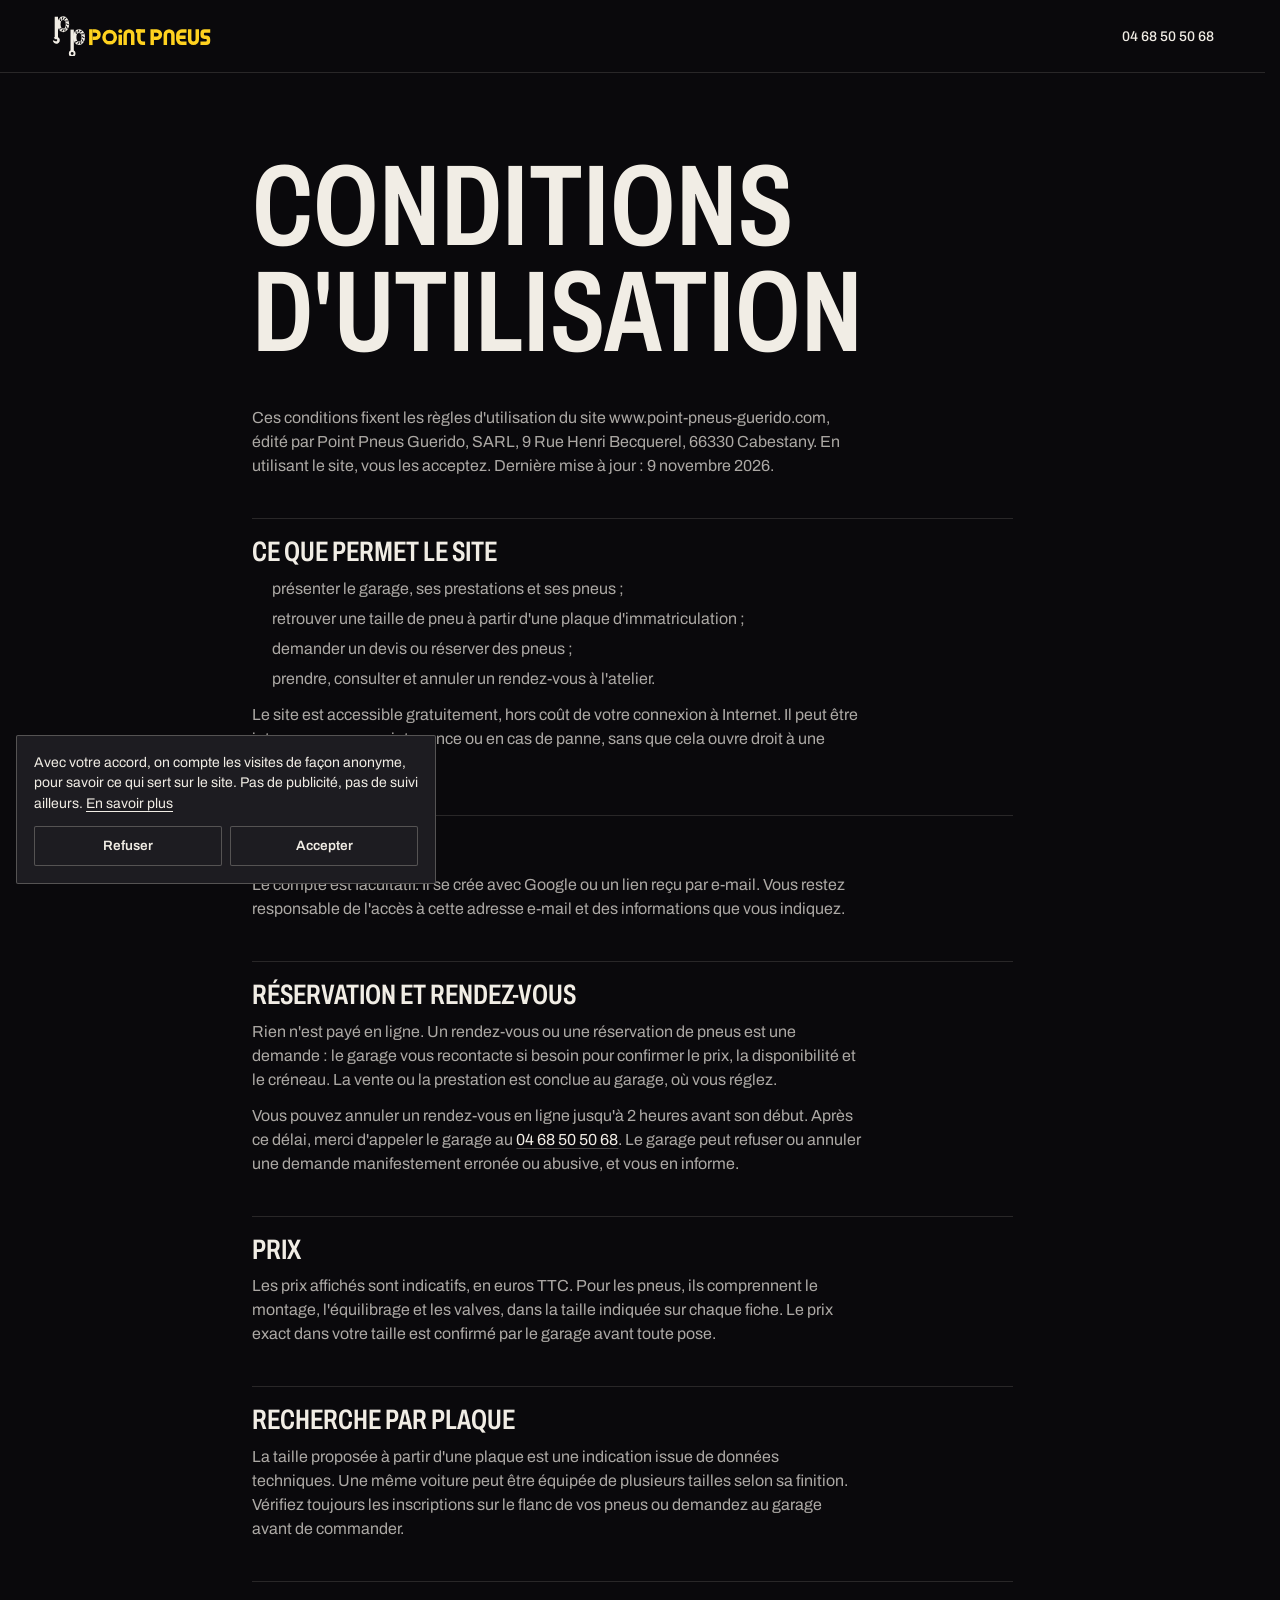
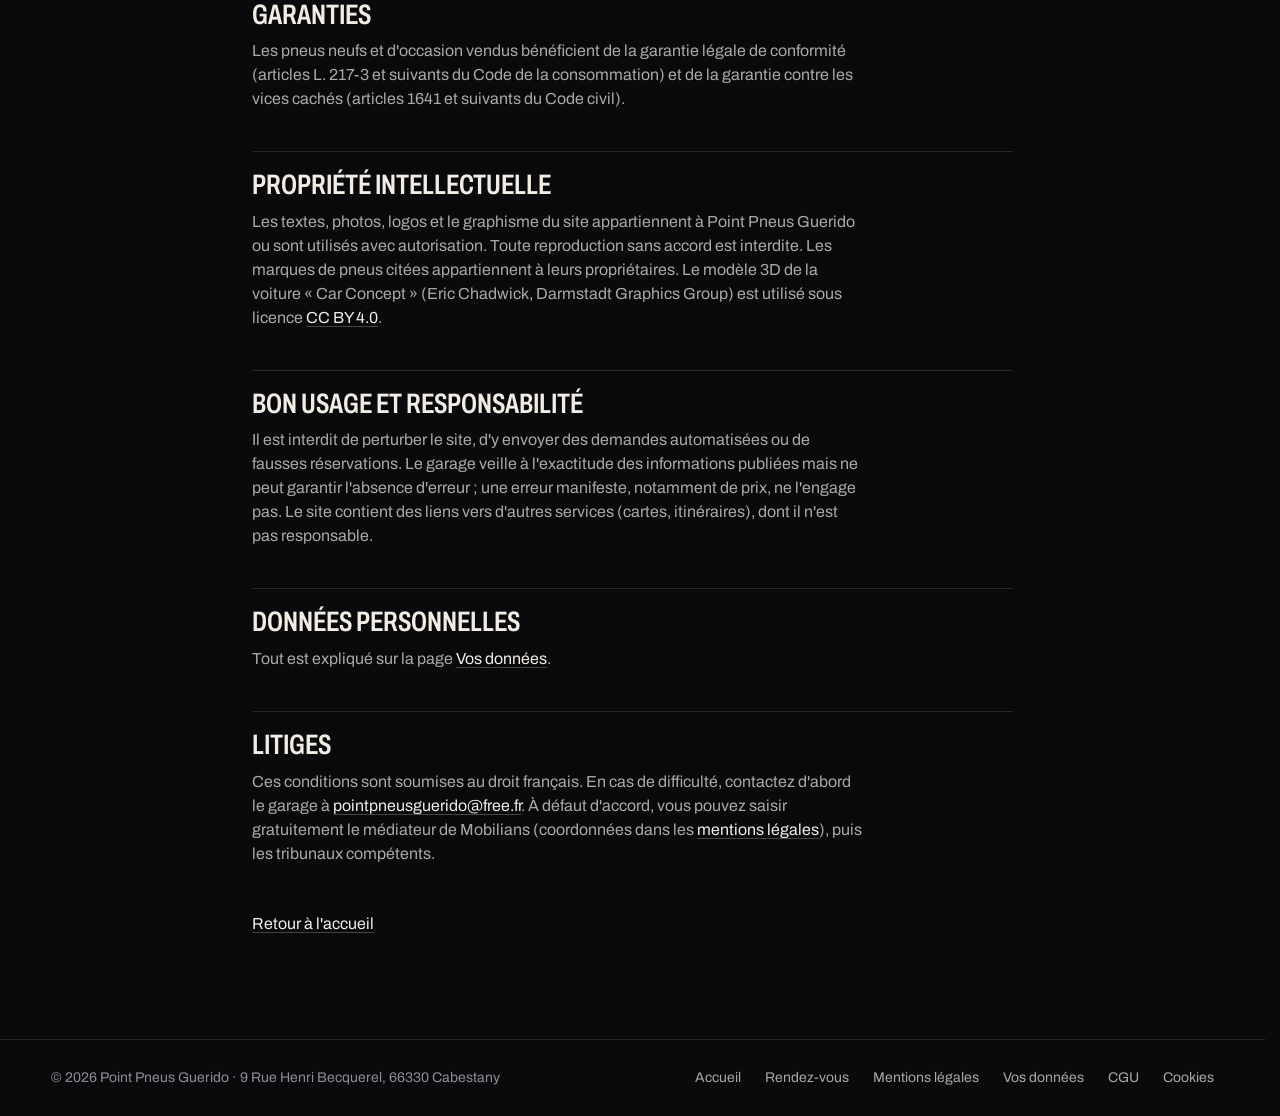
<file: cgu.html>
<!doctype html>
<html lang="fr">
<head>
  <meta charset="utf-8">
  <meta name="viewport" content="width=device-width, initial-scale=1, viewport-fit=cover">
  <meta name="theme-color" content="#0a090c">
  <title>Conditions générales d'utilisation | Point Pneus Guerido</title>
  <meta name="description" content="Règles d'utilisation du site de Point Pneus Guerido : réservation en ligne, prix indicatifs, recherche par plaque, garanties et litiges.">
  <link rel="canonical" href="https://www.point-pneus-guerido.com/cgu.html">
  <link rel="icon" href="favicon.ico" sizes="any">
  <link rel="icon" href="assets/logo/icone.svg" type="image/svg+xml">
  <link rel="apple-touch-icon" href="assets/logo/apple-touch-icon.png">
  <link rel="manifest" href="site.webmanifest">
  <link rel="preload" href="assets/fonts/archivo-var.woff2" as="font" type="font/woff2" crossorigin>
  <link rel="stylesheet" href="css/kit.css?v=10">
  <link rel="stylesheet" href="css/legal.css?v=3">
</head>
<body class="legal-page">
  <a class="skip" href="#contenu">Aller au contenu</a>
  <header class="lg-hdr">
    <a class="lg-logo" href="index.html" aria-label="Point Pneus Guerido, accueil"><svg xmlns="http://www.w3.org/2000/svg" viewBox="0 0 869.76 222" fill="currentColor" aria-hidden="true" focusable="false"><path d="M20 4H38V126H20Z"/><path fill-rule="evenodd" d="M33 45A33 43 0 1 0 99 45A33 43 0 1 0 33 45Z M52 45A14 23 0 1 0 80 45A14 23 0 1 0 52 45Z M84.16 39.12L97.33 46.31L94.84 50.88L81.67 43.69Z M84.46 55.01L91.64 68.18L87.08 70.67L79.89 57.5Z M78.89 67.72L77.82 82.68L72.63 82.31L73.71 67.35Z M69.23 73.22L60.24 85.23L56.08 82.11L65.07 70.1Z M58.55 69.76L44.49 75L42.68 70.12L56.73 64.88Z M49.66 27.94L46.48 13.28L51.56 12.18L54.74 26.84Z M57.6 18.45L62.84 4.4L67.71 6.22L62.47 20.27Z M68.2 17.39L80.21 8.41L83.32 12.57L71.31 21.56Z M78.1 25.1L93.07 24.03L93.44 29.22L78.47 30.29Z"/><path d="M14.45 119.79A19 19 0 1 1 10 132L25.37 137.59A6.5 6.5 0 0 0 29.81 125.38Z"/><path d="M106 74H124V196H106Z"/><path fill-rule="evenodd" d="M119 115A33 43 0 1 0 185 115A33 43 0 1 0 119 115Z M138 115A14 23 0 1 0 166 115A14 23 0 1 0 138 115Z M170.16 109.12L183.33 116.31L180.84 120.88L167.67 113.69Z M170.46 125.01L177.64 138.18L173.08 140.67L165.89 127.5Z M164.89 137.72L163.82 152.68L158.63 152.31L159.71 137.35Z M155.23 143.22L146.24 155.23L142.08 152.11L151.07 140.1Z M144.55 139.76L130.49 145L128.68 140.12L142.73 134.88Z M135.66 97.94L132.48 83.28L137.56 82.18L140.74 96.84Z M143.6 88.45L148.84 74.4L153.71 76.22L148.47 90.27Z M154.2 87.39L166.21 78.41L169.32 82.57L157.31 91.56Z M164.1 95.1L179.07 94.03L179.44 99.22L164.47 100.29Z"/><path fill-rule="evenodd" d="M97 204A18 18 0 1 0 133 204A18 18 0 1 0 97 204ZM107 204A8 8 0 1 0 123 204A8 8 0 1 0 107 204Z"/><g transform="translate(207 72) scale(0.86)"><path d="M0 0H22V100H0Z"/><path fill-rule="evenodd" d="M22 0H40A34 34 0 0 1 40 68H22Z M22 22H40A12 12 0 0 1 40 46H22Z"/><path fill-rule="evenodd" d="M83 50A47 47 0 1 0 177 50A47 47 0 1 0 83 50ZM105 50A25 25 0 1 0 155 50A25 25 0 1 0 105 50Z"/><path d="M186 34H208V100H186Z"/><path d="M185 12A12 12 0 1 0 209 12A12 12 0 1 0 185 12Z"/><path d="M217 100V35A35 35 0 0 1 287 35V100H265V35A13 13 0 0 0 239 35V100Z"/><path d="M296 0H354V22H296Z"/><path d="M304 0H326V64A14 14 0 0 0 340 78H354V100H340A36 36 0 0 1 304 64Z"/><path d="M388 0H410V100H388Z"/><path fill-rule="evenodd" d="M410 0H428A34 34 0 0 1 428 68H410Z M410 22H428A12 12 0 0 1 428 46H410Z"/><path d="M471 100V35A35 35 0 0 1 541 35V100H519V35A13 13 0 0 0 493 35V100Z"/><path d="M616 0H586A36 36 0 0 0 550 36V64A36 36 0 0 0 586 100H616V78H586A14 14 0 0 1 572 64V61H610V39H572V36A14 14 0 0 1 586 22H616Z"/><path d="M625 0H647V65A13 13 0 0 0 673 65V0H695V65A35 35 0 0 1 625 65Z"/><path d="M766 0H730A26 26 0 0 0 704 26V35A26 26 0 0 0 730 61H739A5 5 0 0 1 744 66V73A5 5 0 0 1 739 78H704V100H740A26 26 0 0 0 766 74V65A26 26 0 0 0 740 39H731A5 5 0 0 1 726 34V27A5 5 0 0 1 731 22H766Z"/></g></svg></a>
    <a class="lg-tel" href="tel:+33468505068">04 68 50 50 68</a>
  </header>

  <main class="section" id="contenu">
    <div class="wrap legal">
      <h1>Conditions d'utilisation</h1>
      <p>Ces conditions fixent les règles d'utilisation du site www.point-pneus-guerido.com, édité par Point Pneus Guerido, SARL, 9 Rue Henri Becquerel, 66330 Cabestany. En utilisant le site, vous les acceptez. Dernière mise à jour : 9 novembre 2026.</p>

      <h2>Ce que permet le site</h2>
      <ul>
        <li>présenter le garage, ses prestations et ses pneus ;</li>
        <li>retrouver une taille de pneu à partir d'une plaque d'immatriculation ;</li>
        <li>demander un devis ou réserver des pneus ;</li>
        <li>prendre, consulter et annuler un rendez-vous à l'atelier.</li>
      </ul>
      <p>Le site est accessible gratuitement, hors coût de votre connexion à Internet. Il peut être interrompu pour maintenance ou en cas de panne, sans que cela ouvre droit à une indemnisation.</p>

      <h2>Compte client</h2>
      <p>Le compte est facultatif. Il se crée avec Google ou un lien reçu par e-mail. Vous restez responsable de l'accès à cette adresse e-mail et des informations que vous indiquez.</p>

      <h2>Réservation et rendez-vous</h2>
      <p>Rien n'est payé en ligne. Un rendez-vous ou une réservation de pneus est une demande : le garage vous recontacte si besoin pour confirmer le prix, la disponibilité et le créneau. La vente ou la prestation est conclue au garage, où vous réglez.</p>
      <p>Vous pouvez annuler un rendez-vous en ligne jusqu'à 2 heures avant son début. Après ce délai, merci d'appeler le garage au <a href="tel:+33468505068">04 68 50 50 68</a>. Le garage peut refuser ou annuler une demande manifestement erronée ou abusive, et vous en informe.</p>

      <h2>Prix</h2>
      <p>Les prix affichés sont indicatifs, en euros TTC. Pour les pneus, ils comprennent le montage, l'équilibrage et les valves, dans la taille indiquée sur chaque fiche. Le prix exact dans votre taille est confirmé par le garage avant toute pose.</p>

      <h2>Recherche par plaque</h2>
      <p>La taille proposée à partir d'une plaque est une indication issue de données techniques. Une même voiture peut être équipée de plusieurs tailles selon sa finition. Vérifiez toujours les inscriptions sur le flanc de vos pneus ou demandez au garage avant de commander.</p>

      <h2>Garanties</h2>
      <p>Les pneus neufs et d'occasion vendus bénéficient de la garantie légale de conformité (articles L. 217-3 et suivants du Code de la consommation) et de la garantie contre les vices cachés (articles 1641 et suivants du Code civil).</p>

      <h2>Propriété intellectuelle</h2>
      <p>Les textes, photos, logos et le graphisme du site appartiennent à Point Pneus Guerido ou sont utilisés avec autorisation. Toute reproduction sans accord est interdite. Les marques de pneus citées appartiennent à leurs propriétaires. Le modèle 3D de la voiture « Car Concept » (Eric Chadwick, Darmstadt Graphics Group) est utilisé sous licence <a href="https://creativecommons.org/licenses/by/4.0/deed.fr" rel="noopener">CC BY 4.0</a>.</p>

      <h2>Bon usage et responsabilité</h2>
      <p>Il est interdit de perturber le site, d'y envoyer des demandes automatisées ou de fausses réservations. Le garage veille à l'exactitude des informations publiées mais ne peut garantir l'absence d'erreur ; une erreur manifeste, notamment de prix, ne l'engage pas. Le site contient des liens vers d'autres services (cartes, itinéraires), dont il n'est pas responsable.</p>

      <h2>Données personnelles</h2>
      <p>Tout est expliqué sur la page <a href="confidentialite.html">Vos données</a>.</p>

      <h2>Litiges</h2>
      <p>Ces conditions sont soumises au droit français. En cas de difficulté, contactez d'abord le garage à <a href="mailto:pointpneusguerido@free.fr">pointpneusguerido@free.fr</a>. À défaut d'accord, vous pouvez saisir gratuitement le médiateur de Mobilians (coordonnées dans les <a href="mentions-legales.html">mentions légales</a>), puis les tribunaux compétents.</p>

      <p><a class="link-back" href="index.html">Retour à l'accueil</a></p>
    </div>
  </main>

  <footer class="lg-foot">
    <div class="wrap">
      <p>© 2026 Point Pneus Guerido · 9 Rue Henri Becquerel, 66330 Cabestany</p>
      <nav aria-label="Liens du site"><a href="index.html">Accueil</a><a href="reserver.html">Rendez-vous</a><a href="mentions-legales.html">Mentions légales</a><a href="confidentialite.html">Vos données</a><a href="cgu.html">CGU</a><a href="confidentialite.html#cookies" data-consent>Cookies</a></nav>
    </div>
  </footer>
  <script src="booking-config.js?v=20261109a" defer></script>
  <script src="js/consent.js?v=1" defer></script>
</body>
</html>
</file>
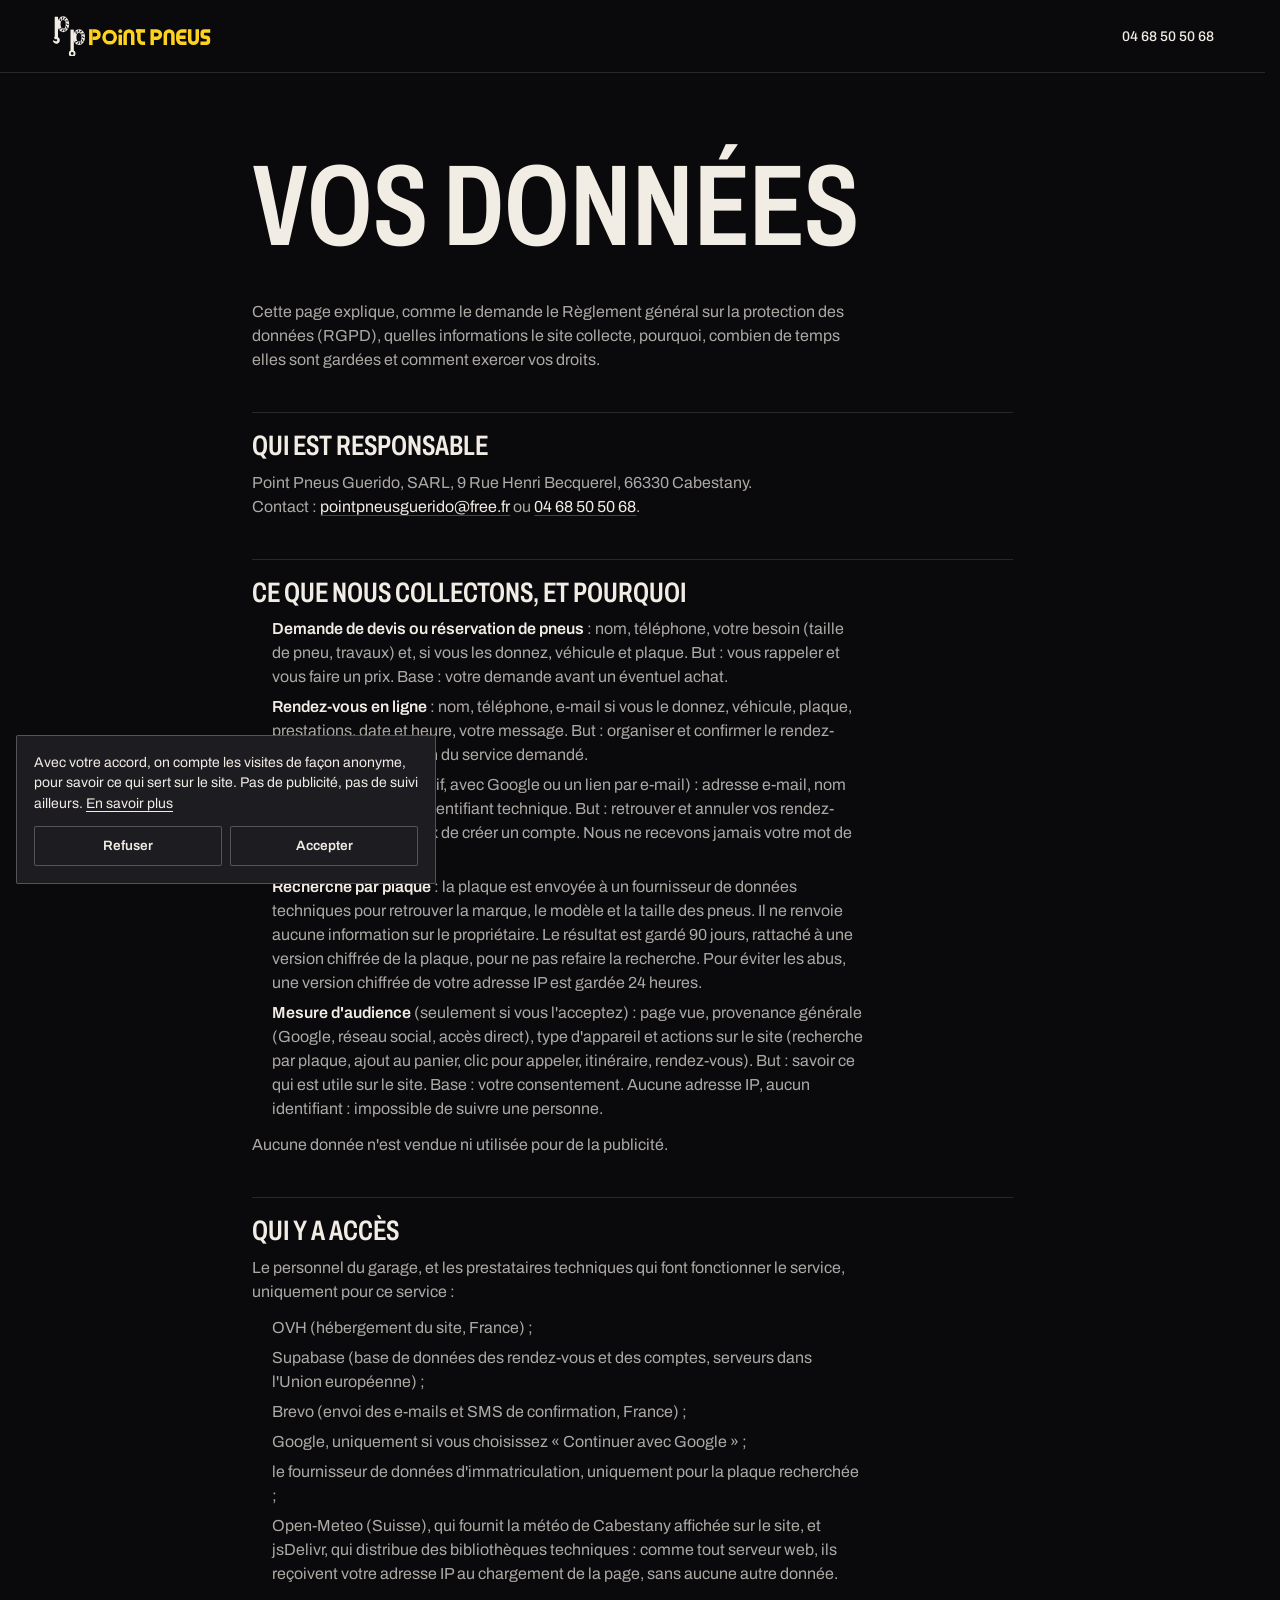
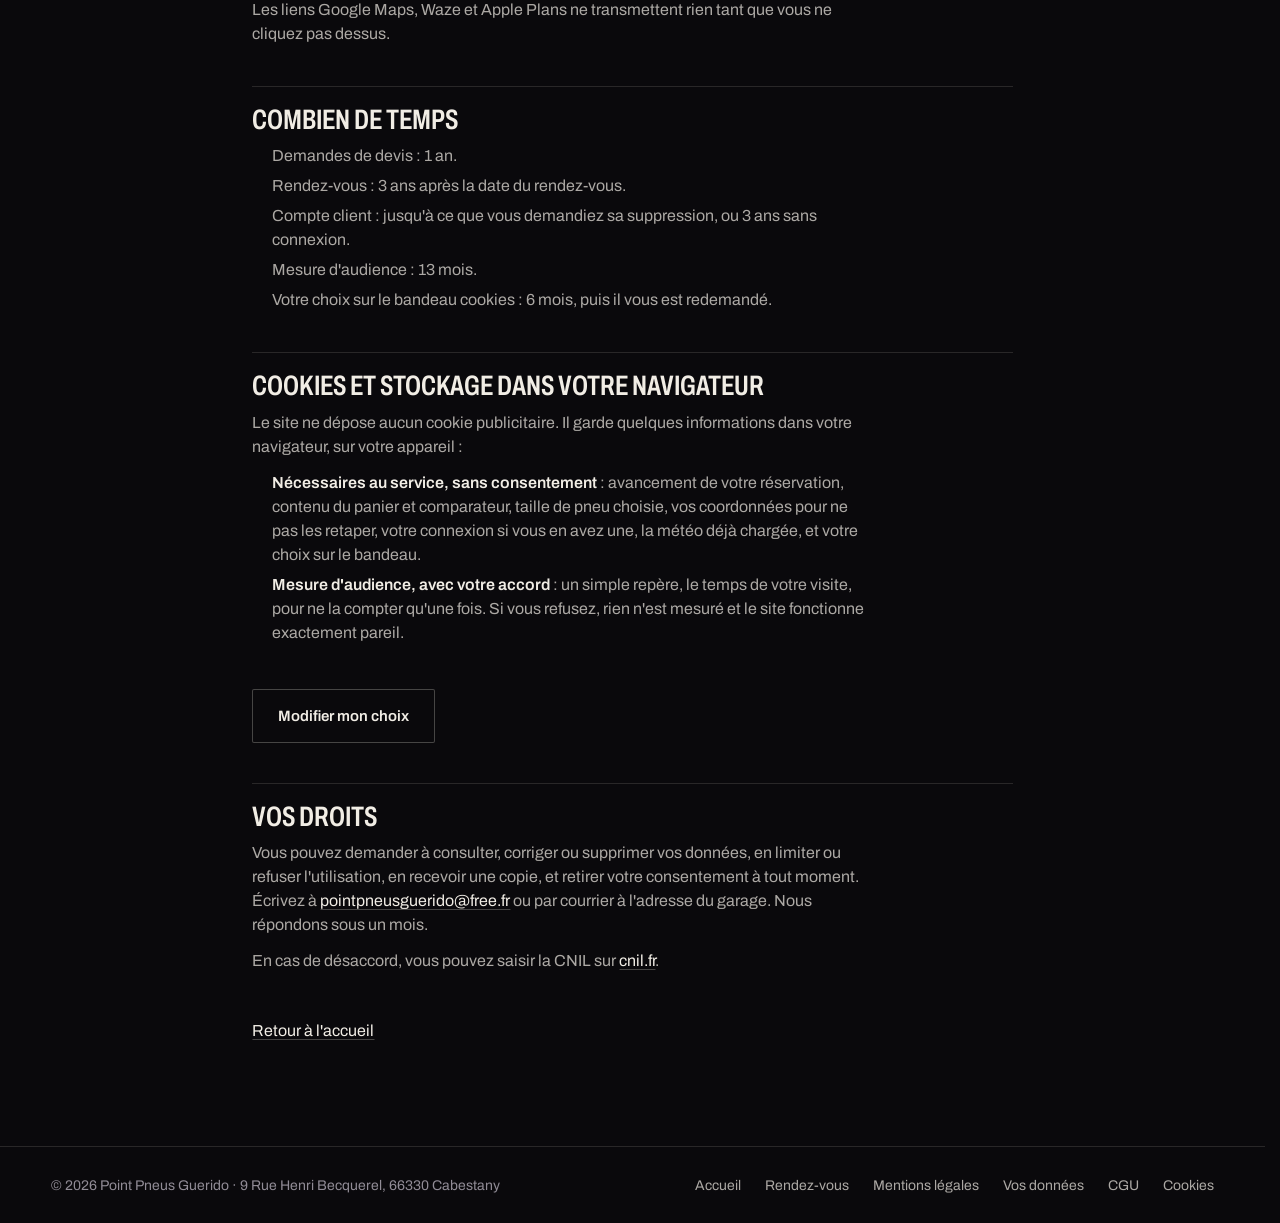
<file: confidentialite.html>
<!doctype html>
<html lang="fr">
<head>
  <meta charset="utf-8">
  <meta name="viewport" content="width=device-width, initial-scale=1, viewport-fit=cover">
  <meta name="theme-color" content="#0a090c">
  <title>Données personnelles (RGPD) et cookies | Point Pneus Guerido</title>
  <meta name="description" content="Quelles données le site de Point Pneus Guerido collecte, pourquoi, combien de temps, et comment exercer vos droits (RGPD).">
  <link rel="canonical" href="https://www.point-pneus-guerido.com/confidentialite.html">
  <link rel="icon" href="favicon.ico" sizes="any">
  <link rel="icon" href="assets/logo/icone.svg" type="image/svg+xml">
  <link rel="apple-touch-icon" href="assets/logo/apple-touch-icon.png">
  <link rel="manifest" href="site.webmanifest">
  <link rel="preload" href="assets/fonts/archivo-var.woff2" as="font" type="font/woff2" crossorigin>
  <link rel="stylesheet" href="css/kit.css?v=10">
  <link rel="stylesheet" href="css/legal.css?v=3">
</head>
<body class="legal-page">
  <a class="skip" href="#contenu">Aller au contenu</a>
  <header class="lg-hdr">
    <a class="lg-logo" href="index.html" aria-label="Point Pneus Guerido, accueil"><svg xmlns="http://www.w3.org/2000/svg" viewBox="0 0 869.76 222" fill="currentColor" aria-hidden="true" focusable="false"><path d="M20 4H38V126H20Z"/><path fill-rule="evenodd" d="M33 45A33 43 0 1 0 99 45A33 43 0 1 0 33 45Z M52 45A14 23 0 1 0 80 45A14 23 0 1 0 52 45Z M84.16 39.12L97.33 46.31L94.84 50.88L81.67 43.69Z M84.46 55.01L91.64 68.18L87.08 70.67L79.89 57.5Z M78.89 67.72L77.82 82.68L72.63 82.31L73.71 67.35Z M69.23 73.22L60.24 85.23L56.08 82.11L65.07 70.1Z M58.55 69.76L44.49 75L42.68 70.12L56.73 64.88Z M49.66 27.94L46.48 13.28L51.56 12.18L54.74 26.84Z M57.6 18.45L62.84 4.4L67.71 6.22L62.47 20.27Z M68.2 17.39L80.21 8.41L83.32 12.57L71.31 21.56Z M78.1 25.1L93.07 24.03L93.44 29.22L78.47 30.29Z"/><path d="M14.45 119.79A19 19 0 1 1 10 132L25.37 137.59A6.5 6.5 0 0 0 29.81 125.38Z"/><path d="M106 74H124V196H106Z"/><path fill-rule="evenodd" d="M119 115A33 43 0 1 0 185 115A33 43 0 1 0 119 115Z M138 115A14 23 0 1 0 166 115A14 23 0 1 0 138 115Z M170.16 109.12L183.33 116.31L180.84 120.88L167.67 113.69Z M170.46 125.01L177.64 138.18L173.08 140.67L165.89 127.5Z M164.89 137.72L163.82 152.68L158.63 152.31L159.71 137.35Z M155.23 143.22L146.24 155.23L142.08 152.11L151.07 140.1Z M144.55 139.76L130.49 145L128.68 140.12L142.73 134.88Z M135.66 97.94L132.48 83.28L137.56 82.18L140.74 96.84Z M143.6 88.45L148.84 74.4L153.71 76.22L148.47 90.27Z M154.2 87.39L166.21 78.41L169.32 82.57L157.31 91.56Z M164.1 95.1L179.07 94.03L179.44 99.22L164.47 100.29Z"/><path fill-rule="evenodd" d="M97 204A18 18 0 1 0 133 204A18 18 0 1 0 97 204ZM107 204A8 8 0 1 0 123 204A8 8 0 1 0 107 204Z"/><g transform="translate(207 72) scale(0.86)"><path d="M0 0H22V100H0Z"/><path fill-rule="evenodd" d="M22 0H40A34 34 0 0 1 40 68H22Z M22 22H40A12 12 0 0 1 40 46H22Z"/><path fill-rule="evenodd" d="M83 50A47 47 0 1 0 177 50A47 47 0 1 0 83 50ZM105 50A25 25 0 1 0 155 50A25 25 0 1 0 105 50Z"/><path d="M186 34H208V100H186Z"/><path d="M185 12A12 12 0 1 0 209 12A12 12 0 1 0 185 12Z"/><path d="M217 100V35A35 35 0 0 1 287 35V100H265V35A13 13 0 0 0 239 35V100Z"/><path d="M296 0H354V22H296Z"/><path d="M304 0H326V64A14 14 0 0 0 340 78H354V100H340A36 36 0 0 1 304 64Z"/><path d="M388 0H410V100H388Z"/><path fill-rule="evenodd" d="M410 0H428A34 34 0 0 1 428 68H410Z M410 22H428A12 12 0 0 1 428 46H410Z"/><path d="M471 100V35A35 35 0 0 1 541 35V100H519V35A13 13 0 0 0 493 35V100Z"/><path d="M616 0H586A36 36 0 0 0 550 36V64A36 36 0 0 0 586 100H616V78H586A14 14 0 0 1 572 64V61H610V39H572V36A14 14 0 0 1 586 22H616Z"/><path d="M625 0H647V65A13 13 0 0 0 673 65V0H695V65A35 35 0 0 1 625 65Z"/><path d="M766 0H730A26 26 0 0 0 704 26V35A26 26 0 0 0 730 61H739A5 5 0 0 1 744 66V73A5 5 0 0 1 739 78H704V100H740A26 26 0 0 0 766 74V65A26 26 0 0 0 740 39H731A5 5 0 0 1 726 34V27A5 5 0 0 1 731 22H766Z"/></g></svg></a>
    <a class="lg-tel" href="tel:+33468505068">04 68 50 50 68</a>
  </header>

  <main class="section" id="contenu">
    <div class="wrap legal">
      <h1>Vos données</h1>
      <p>Cette page explique, comme le demande le Règlement général sur la protection des données (RGPD), quelles informations le site collecte, pourquoi, combien de temps elles sont gardées et comment exercer vos droits.</p>

      <h2>Qui est responsable</h2>
      <p>Point Pneus Guerido, SARL, 9 Rue Henri Becquerel, 66330 Cabestany.<br>
      Contact : <a href="mailto:pointpneusguerido@free.fr">pointpneusguerido@free.fr</a> ou <a href="tel:+33468505068">04 68 50 50 68</a>.</p>

      <h2>Ce que nous collectons, et pourquoi</h2>
      <ul>
        <li><strong>Demande de devis ou réservation de pneus</strong> : nom, téléphone, votre besoin (taille de pneu, travaux) et, si vous les donnez, véhicule et plaque. But : vous rappeler et vous faire un prix. Base : votre demande avant un éventuel achat.</li>
        <li><strong>Rendez-vous en ligne</strong> : nom, téléphone, e-mail si vous le donnez, véhicule, plaque, prestations, date et heure, votre message. But : organiser et confirmer le rendez-vous. Base : l'exécution du service demandé.</li>
        <li><strong>Compte client</strong> (facultatif, avec Google ou un lien par e-mail) : adresse e-mail, nom transmis par Google, identifiant technique. But : retrouver et annuler vos rendez-vous. Base : votre choix de créer un compte. Nous ne recevons jamais votre mot de passe Google.</li>
        <li><strong>Recherche par plaque</strong> : la plaque est envoyée à un fournisseur de données techniques pour retrouver la marque, le modèle et la taille des pneus. Il ne renvoie aucune information sur le propriétaire. Le résultat est gardé 90 jours, rattaché à une version chiffrée de la plaque, pour ne pas refaire la recherche. Pour éviter les abus, une version chiffrée de votre adresse IP est gardée 24 heures.</li>
        <li><strong>Mesure d'audience</strong> (seulement si vous l'acceptez) : page vue, provenance générale (Google, réseau social, accès direct), type d'appareil et actions sur le site (recherche par plaque, ajout au panier, clic pour appeler, itinéraire, rendez-vous). But : savoir ce qui est utile sur le site. Base : votre consentement. Aucune adresse IP, aucun identifiant : impossible de suivre une personne.</li>
      </ul>
      <p>Aucune donnée n'est vendue ni utilisée pour de la publicité.</p>

      <h2>Qui y a accès</h2>
      <p>Le personnel du garage, et les prestataires techniques qui font fonctionner le service, uniquement pour ce service :</p>
      <ul>
        <li>OVH (hébergement du site, France) ;</li>
        <li>Supabase (base de données des rendez-vous et des comptes, serveurs dans l'Union européenne) ;</li>
        <li>Brevo (envoi des e-mails et SMS de confirmation, France) ;</li>
        <li>Google, uniquement si vous choisissez « Continuer avec Google » ;</li>
        <li>le fournisseur de données d'immatriculation, uniquement pour la plaque recherchée ;</li>
        <li>Open-Meteo (Suisse), qui fournit la météo de Cabestany affichée sur le site, et jsDelivr, qui distribue des bibliothèques techniques : comme tout serveur web, ils reçoivent votre adresse IP au chargement de la page, sans aucune autre donnée.</li>
      </ul>
      <p>Les liens Google Maps, Waze et Apple Plans ne transmettent rien tant que vous ne cliquez pas dessus.</p>

      <h2>Combien de temps</h2>
      <ul>
        <li>Demandes de devis : 1 an.</li>
        <li>Rendez-vous : 3 ans après la date du rendez-vous.</li>
        <li>Compte client : jusqu'à ce que vous demandiez sa suppression, ou 3 ans sans connexion.</li>
        <li>Mesure d'audience : 13 mois.</li>
        <li>Votre choix sur le bandeau cookies : 6 mois, puis il vous est redemandé.</li>
      </ul>

      <h2 id="cookies">Cookies et stockage dans votre navigateur</h2>
      <p>Le site ne dépose aucun cookie publicitaire. Il garde quelques informations dans votre navigateur, sur votre appareil :</p>
      <ul>
        <li><strong>Nécessaires au service, sans consentement</strong> : avancement de votre réservation, contenu du panier et comparateur, taille de pneu choisie, vos coordonnées pour ne pas les retaper, votre connexion si vous en avez une, la météo déjà chargée, et votre choix sur le bandeau.</li>
        <li><strong>Mesure d'audience, avec votre accord</strong> : un simple repère, le temps de votre visite, pour ne la compter qu'une fois. Si vous refusez, rien n'est mesuré et le site fonctionne exactement pareil.</li>
      </ul>
      <p><button class="btn btn-ghost" type="button" data-consent>Modifier mon choix</button></p>

      <h2>Vos droits</h2>
      <p>Vous pouvez demander à consulter, corriger ou supprimer vos données, en limiter ou refuser l'utilisation, en recevoir une copie, et retirer votre consentement à tout moment. Écrivez à <a href="mailto:pointpneusguerido@free.fr">pointpneusguerido@free.fr</a> ou par courrier à l'adresse du garage. Nous répondons sous un mois.</p>
      <p>En cas de désaccord, vous pouvez saisir la CNIL sur <a href="https://www.cnil.fr/fr/plaintes" rel="noopener">cnil.fr</a>.</p>

      <p><a class="link-back" href="index.html">Retour à l'accueil</a></p>
    </div>
  </main>

  <footer class="lg-foot">
    <div class="wrap">
      <p>© 2026 Point Pneus Guerido · 9 Rue Henri Becquerel, 66330 Cabestany</p>
      <nav aria-label="Liens du site"><a href="index.html">Accueil</a><a href="reserver.html">Rendez-vous</a><a href="mentions-legales.html">Mentions légales</a><a href="confidentialite.html">Vos données</a><a href="cgu.html">CGU</a><a href="confidentialite.html#cookies" data-consent>Cookies</a></nav>
    </div>
  </footer>
  <script src="booking-config.js?v=20261109a" defer></script>
  <script src="js/consent.js?v=1" defer></script>
</body>
</html>
</file>
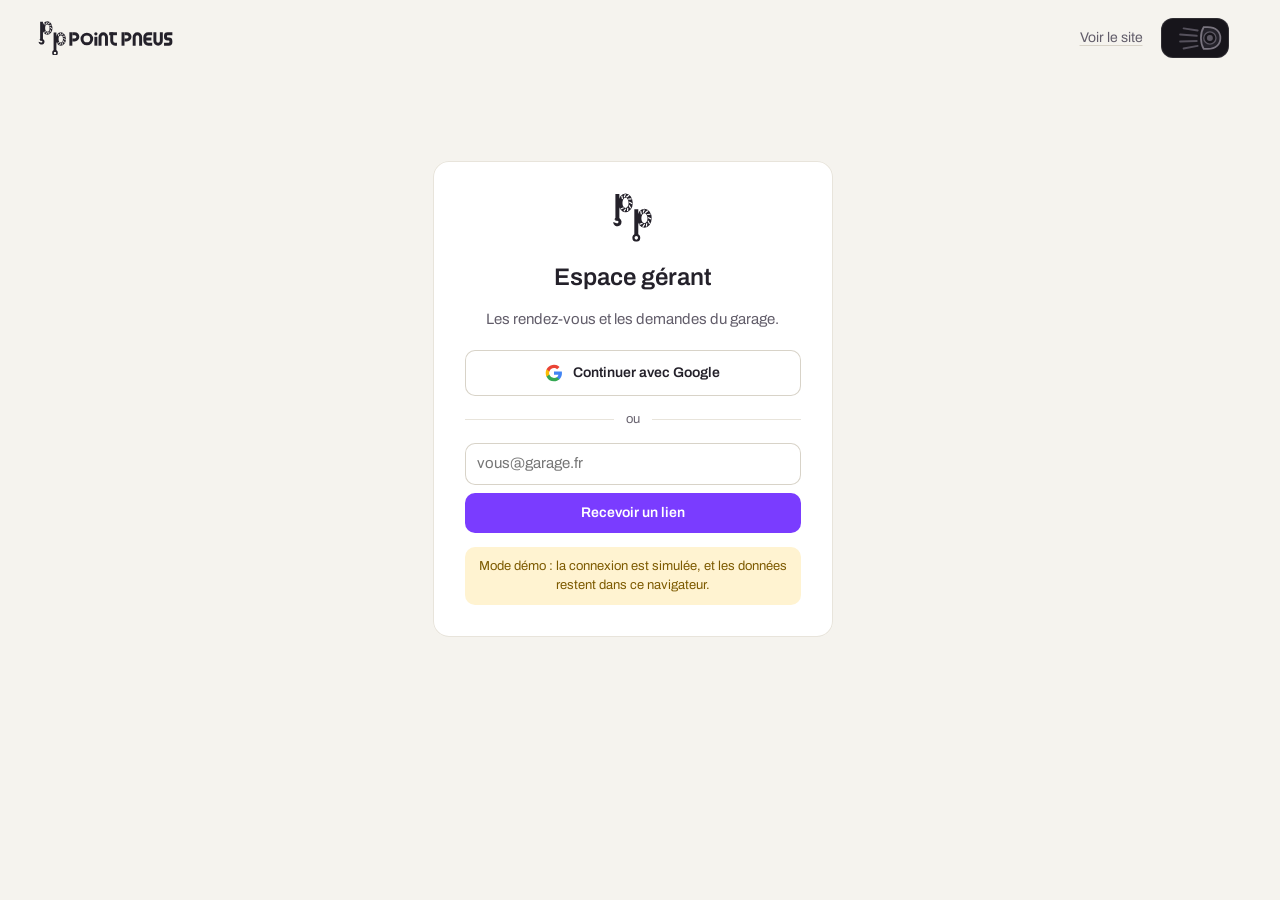
<file: garage.html>
<!doctype html>
<html lang="fr">
<head>
  <meta charset="utf-8">
  <meta name="viewport" content="width=device-width, initial-scale=1, viewport-fit=cover">
  <meta name="theme-color" content="#f5f3ee">
  <meta name="robots" content="noindex, nofollow">
  <title>Espace gérant | Point Pneus Guerido</title>
  <link rel="icon" href="favicon.ico" sizes="any">
  <link rel="icon" href="assets/logo/icone.svg" type="image/svg+xml">
  <link rel="preload" href="assets/fonts/archivo-var.woff2" as="font" type="font/woff2" crossorigin>
  <script>try{if(localStorage.getItem("pp-dash-theme")==="dark")document.documentElement.dataset.dashTheme="dark"}catch(e){}</script>
  <link rel="stylesheet" href="css/kit.css?v=10">
  <link rel="stylesheet" href="css/dash.css?v=10">
  <link rel="stylesheet" href="css/qamar.css?v=6">
</head>
<body class="dash">
  <svg width="0" height="0" style="position:absolute" aria-hidden="true">
    <symbol id="pp-mark" viewBox="0 0 200 222"><path d="M20 4H38V126H20Z"/><path fill-rule="evenodd" d="M33 45A33 43 0 1 0 99 45A33 43 0 1 0 33 45Z M52 45A14 23 0 1 0 80 45A14 23 0 1 0 52 45Z M84.16 39.12L97.33 46.31L94.84 50.88L81.67 43.69Z M84.46 55.01L91.64 68.18L87.08 70.67L79.89 57.5Z M78.89 67.72L77.82 82.68L72.63 82.31L73.71 67.35Z M69.23 73.22L60.24 85.230L56.08 82.11L65.07 70.1Z M58.55 69.76L44.49 75L42.68 70.12L56.73 64.88Z M49.66 27.94L46.48 13.28L51.56 12.18L54.74 26.84Z M57.6 18.45L62.84 4.4L67.71 6.22L62.47 20.27Z M68.2 17.39L80.21 8.41L83.32 12.57L71.31 21.56Z M78.1 25.1L93.07 24.03L93.44 29.22L78.47 30.29Z"/><path d="M14.45 119.790A19 19 0 1 1 10 132L25.37 137.59A6.5 6.5 0 0 0 29.81 125.38Z"/><path d="M106 74H124V196H106Z"/><path fill-rule="evenodd" d="M119 115A33 43 0 1 0 185 115A33 43 0 1 0 119 115Z M138 115A14 23 0 1 0 166 115A14 23 0 1 0 138 115Z M170.16 109.12L183.33 116.31L180.84 120.88L167.67 113.69Z M170.46 125.01L177.64 138.18L173.08 140.67L165.89 127.5Z M164.89 137.72L163.82 152.68L158.63 152.31L159.71 137.35Z M155.23 143.22L146.24 155.23L142.08 152.11L151.07 140.1Z M144.55 139.76L130.49 145L128.68 140.12L142.73 134.88Z M135.66 97.94L132.48 83.28L137.56 82.18L140.74 96.84Z M143.6 88.45L148.84 74.4L153.71 76.22L148.47 90.27Z M154.2 87.39L166.21 78.41L169.32 82.57L157.31 91.56Z M164.1 95.1L179.07 94.03L179.44 99.22L164.47 100.29Z"/><path fill-rule="evenodd" d="M97 204A18 18 0 1 0 133 204A18 18 0 1 0 97 204ZM107 204A8 8 0 1 0 123 204A8 8 0 1 0 107 204Z"/></symbol>
  </svg>

  <header class="d-top">
    <a class="d-logo" href="index.html" aria-label="Retour au site">
      <svg xmlns="http://www.w3.org/2000/svg" viewBox="0 0 869.76 222" fill="currentColor" aria-hidden="true" focusable="false"><use href="#pp-mark" width="200" height="222"/><g transform="translate(207 72) scale(0.86)"><path d="M0 0H22V100H0Z"/><path fill-rule="evenodd" d="M22 0H40A34 34 0 0 1 40 68H22Z M22 22H40A12 12 0 0 1 40 46H22Z"/><path fill-rule="evenodd" d="M83 50A47 47 0 1 0 177 50A47 47 0 1 0 83 50ZM105 50A25 25 0 1 0 155 50A25 25 0 1 0 105 50Z"/><path d="M186 34H208V100H186Z"/><path d="M185 12A12 12 0 1 0 209 12A12 12 0 1 0 185 12Z"/><path d="M217 100V35A35 35 0 0 1 287 35V100H265V35A13 13 0 0 0 239 35V100Z"/><path d="M296 0H354V22H296Z"/><path d="M304 0H326V64A14 14 0 0 0 340 78H354V100H340A36 36 0 0 1 304 64Z"/><path d="M388 0H410V100H388Z"/><path fill-rule="evenodd" d="M410 0H428A34 34 0 0 1 428 68H410Z M410 22H428A12 12 0 0 1 428 46H410Z"/><path d="M471 100V35A35 35 0 0 1 541 35V100H519V35A13 13 0 0 0 493 35V100Z"/><path d="M616 0H586A36 36 0 0 0 550 36V64A36 36 0 0 0 586 100H616V78H586A14 14 0 0 1 572 64V61H610V39H572V36A14 14 0 0 1 586 22H616Z"/><path d="M625 0H647V65A13 13 0 0 0 673 65V0H695V65A35 35 0 0 1 625 65Z"/><path d="M766 0H730A26 26 0 0 0 704 26V35A26 26 0 0 0 730 61H739A5 5 0 0 1 744 66V73A5 5 0 0 1 739 78H704V100H740A26 26 0 0 0 766 74V65A26 26 0 0 0 740 39H731A5 5 0 0 1 726 34V27A5 5 0 0 1 731 22H766Z"/></g></svg>
    </a>
    <nav class="d-tabs" id="d-tabs" hidden aria-label="Rubriques de l'espace gérant">
      <a href="#tableau" data-view="tableau">Tableau de bord</a>
      <a href="#nos-pneus" data-view="nos-pneus">Nos pneus</a>
      <a href="#stock" data-view="stock">Stock<span class="d-badge" id="tab-stock-n" hidden></span></a>
      <a href="#commandes" data-view="commandes">Commandes<span class="d-badge" id="tab-commandes-n" hidden></span></a>
      <a href="#qamar" data-view="qamar"><i class="d-moon" aria-hidden="true"></i>Qamar</a>
    </nav>
    <div class="d-top-right">
      <div class="d-user" id="garage-user" hidden>
        <span class="d-email" id="admin-email"></span>
        <button class="d-link" type="button" id="admin-signout">Se déconnecter</button>
      </div>
      <a class="d-link d-site" href="index.html">Voir le site</a>
      <button class="phare" type="button" id="phare" role="switch" aria-checked="false" aria-label="Mode sombre" title="Allumer les phares : passer en mode sombre">
        <svg viewBox="0 0 64 36" aria-hidden="true">
          <defs><linearGradient id="ph-g" x1="0" y1="0" x2="1" y2="0"><stop offset="0" stop-color="#ffe9a8" stop-opacity="0"/><stop offset="1" stop-color="#ffe9a8" stop-opacity=".62"/></linearGradient></defs>
          <path class="ph-cone" d="M40 10 2 3v30l38-8z" fill="url(#ph-g)"/>
          <g class="ph-rays"><path d="M35 9.5 19 7"/><path d="M34 15.5 15 14"/><path d="M34 21.5 15 22"/><path d="M35 27 19 30"/></g>
          <path class="ph-lamp" d="M42 5.500c-2.200 3.500-3.200 7.600-3.200 12.500s1 9 3.200 12.500h4.500C55.600 30.500 61 25.400 61 18S55.600 5.500 46.500 5.500z"/>
          <circle class="ph-ring" cx="49" cy="18" r="7"/>
          <circle class="ph-bulb" cx="49" cy="18" r="3.400"/>
        </svg>
      </button>
    </div>
  </header>

  <main class="d-main">
    <!-- Connexion -->
    <section class="gate" id="login" hidden aria-labelledby="login-t">
      <div class="gate-card">
        <svg class="gate-mark" viewBox="0 0 200 222" aria-hidden="true"><use href="#pp-mark" width="200" height="222"/></svg>
        <h1 id="login-t">Espace gérant</h1>
        <p class="gate-lead">Les rendez-vous et les demandes du garage.</p>
        <button class="d-btn d-btn-line gate-google" type="button" id="admin-google">
          <svg viewBox="0 0 24 24" aria-hidden="true"><path fill="#4285F4" d="M22.6 12.3c0-.8-.1-1.5-.2-2.2H12v4.2h5.9a5 5 0 0 1-2.2 3.3v2.7h3.6c2.1-1.9 3.3-4.8 3.3-8z"/><path fill="#34A853" d="M12 23c3 0 5.5-1 7.3-2.7l-3.6-2.7c-1 .7-2.2 1-3.7 1-2.9 0-5.3-1.9-6.2-4.5H2.1v2.8A11 11 0 0 0 12 23z"/><path fill="#FBBC05" d="M5.8 14.1a6.6 6.6 0 0 1 0-4.2V7.1H2.1a11 11 0 0 0 0 9.8l3.7-2.8z"/><path fill="#EA4335" d="M12 5.4c1.6 0 3.1.6 4.2 1.7l3.2-3.2A11 11 0 0 0 2.1 7.1l3.7 2.8C6.7 7.3 9.1 5.4 12 5.4z"/></svg>
          Continuer avec Google
        </button>
        <div class="gate-or"><span>ou</span></div>
        <form class="gate-mail" id="admin-email-form" novalidate>
          <label class="sr-only" for="admin-email-input">Adresse e-mail</label>
          <input id="admin-email-input" type="email" autocomplete="email" placeholder="vous@garage.fr">
          <button class="d-btn" type="submit">Recevoir un lien</button>
        </form>
        <p class="gate-msg" id="admin-email-msg" aria-live="polite"></p>
        <p class="gate-demo" id="demo-banner" hidden>Mode démo : la connexion est simulée, et les données restent dans ce navigateur.</p>
      </div>
    </section>

    <section class="gate" id="denied" hidden>
      <div class="gate-card">
        <h1>Ce compte n'a pas l'accès gérant.</h1>
        <p class="gate-lead">Voir le guide d'installation, étape « Donner l'accès garage ».</p>
      </div>
    </section>

    <!-- Tableau de bord : qui vient, et ce qu'il reste à faire -->
    <div class="board" id="dashboard" hidden>
      <div class="hello">
        <div>
          <h1 id="hello-t">Aujourd'hui</h1>
          <p class="hello-sum" id="hello-sum"></p>
        </div>
        <div class="demo-tools" id="demo-tools" hidden>
          <span>Mode démo</span>
          <button class="d-link" type="button" id="demo-fill">Remplir avec des exemples</button>
          <button class="d-link" type="button" id="demo-clear">Vider</button>
        </div>
      </div>

      <section class="kpis" id="kpis" aria-label="Chiffres clés"></section>

      <nav class="days" id="days" aria-label="Choisir un jour"></nav>

      <div class="cols">
        <section class="card" aria-labelledby="day-t">
          <header class="card-h"><h2 id="day-t">Aujourd'hui</h2><p id="day-sub"></p></header>
          <div id="day-list" aria-live="polite"></div>
        </section>

        <div class="side">
          <section class="card" id="todo-card" aria-labelledby="todo-t">
            <header class="card-h"><h2 id="todo-t">À traiter</h2><span class="count" id="todo-count" hidden></span></header>
            <div id="todo" aria-live="polite"></div>
          </section>

          <section class="card" aria-labelledby="close-t">
            <details class="closing">
              <summary><h2 id="close-t">Fermer le garage un moment</h2><span>Congés, formation, atelier plein</span></summary>
              <form class="block-form" id="block-form" novalidate>
                <label class="field full"><span>Jour</span><input id="b-day" type="date" required></label>
                <label class="field"><span>De</span><input id="b-from" type="time" value="08:00" step="1800" required></label>
                <label class="field"><span>À</span><input id="b-to" type="time" value="18:30" step="1800" required></label>
                <label class="field full"><span>Motif, pour vous</span><input id="b-reason" type="text" maxlength="80" placeholder="Congés"></label>
                <button class="d-btn full" type="submit">Fermer ce créneau</button>
              </form>
              <p class="form-err" id="block-error" hidden></p>
            </details>
            <ul class="blocks" id="blocks"></ul>
          </section>
        </div>
      </div>

      <section class="stats" aria-labelledby="stats-t">
        <header class="stats-h">
          <div>
            <h2 id="stats-t">Activité du site</h2>
            <p id="stats-note"></p>
          </div>
          <div class="seg" role="group" aria-label="Période affichée">
            <button type="button" data-period="7" aria-pressed="false">7 jours</button>
            <button type="button" data-period="30" aria-pressed="true">30 jours</button>
            <button type="button" data-period="90" aria-pressed="false">90 jours</button>
          </div>
        </header>
        <div class="stats-top">
          <article class="card">
            <header class="card-h"><h3>Visites par jour</h3><p id="chart-sum"></p></header>
            <div class="chart" id="chart" tabindex="0" role="img" aria-label="Courbe des visites par jour"></div>
            <details class="tbl"><summary>Voir les chiffres jour par jour</summary><div id="chart-table"></div></details>
          </article>
          <article class="card">
            <header class="card-h"><h3>Ce que font les visiteurs</h3></header>
            <div id="funnel"></div>
          </article>
        </div>
        <div class="stats-grid">
          <article class="card"><header class="card-h"><h3>D'où ils viennent</h3></header><div id="st-sources"></div></article>
          <article class="card"><header class="card-h"><h3>Pages les plus vues</h3></header><div id="st-pages"></div></article>
          <article class="card"><header class="card-h"><h3>Sur quel appareil</h3></header><div id="st-devices"></div></article>
          <article class="card"><header class="card-h"><h3>Prestations demandées</h3></header><div id="st-services"></div></article>
        </div>
      </section>
    </div>
    <!-- Nos pneus : les produits, leurs prix, leur présence en vitrine -->
    <div class="pa" id="view-boutique" hidden>
      <div class="hello">
        <div>
          <h1>Nos pneus</h1>
          <p class="hello-sum" id="pa-sum"></p>
        </div>
        <div class="pa-top"><a class="d-link" href="pneus.html" target="_blank" rel="noopener">Voir la boutique</a><button class="d-btn" type="button" id="pa-add">Ajouter un produit</button></div>
      </div>
      <p class="gate-demo pa-demo" id="pa-demo" hidden>Mode démo : vos changements s'appliquent à la boutique, mais seulement dans ce navigateur.</p>
      <section class="card" aria-label="Nos pneus">
        <div class="pa-tools">
          <label class="field pa-search"><span class="sr-only">Rechercher un produit</span><input id="pa-q" type="search" placeholder="Marque, modèle ou dimension"></label>
          <label class="field pa-filter"><span class="sr-only">Catégorie</span><select id="pa-cat"></select></label>
          <p class="pa-status" id="pa-status" role="status"></p>
        </div>
        <div id="pa-list"></div>
      </section>
      <p class="pa-reset" id="pa-reset-row" hidden><button class="d-link" type="button" id="pa-reset">Rétablir le catalogue d'origine</button></p>
      <dialog class="pa-dlg" id="pa-dlg" aria-labelledby="pa-form-t">
        <form id="pa-form" novalidate>
          <header class="pa-dlg-h"><h2 id="pa-form-t">Ajouter un produit</h2><button class="d-link" type="button" data-pa-close>Fermer</button></header>
          <div class="pa-fields">
            <label class="field"><span>Marque</span><input name="brand" maxlength="40" autocomplete="off" required></label>
            <label class="field"><span>Modèle</span><input name="model" maxlength="60" autocomplete="off" required></label>
            <label class="field"><span>Catégorie</span><select name="cat"></select></label>
            <label class="field"><span>Dimension</span><input name="size" maxlength="30" autocomplete="off" placeholder="205/55 R16 91V" required></label>
            <label class="field"><span>Prix (€)</span><input name="price" type="text" inputmode="decimal" autocomplete="off" required></label>
            <label class="field"><span>Vendu</span><select name="unit"><option value="pneu">Au pneu, posé</option><option value="lot">Le lot de 4</option></select></label>
            <label class="field full"><span>Description</span><textarea name="desc" rows="3" maxlength="300"></textarea></label>
            <label class="field full"><span>Points forts, séparés par des virgules</span><input name="tags" maxlength="80" autocomplete="off" placeholder="Confort, Longévité"></label>
            <div class="field full"><span>Photo (facultative)</span>
              <div class="pa-photo-row">
                <div class="pa-photo-view" id="pa-photo-view" hidden><img alt="Aperçu de la photo"><button class="d-link" type="button" id="pa-photo-rm">Retirer</button></div>
                <label class="d-btn d-btn-line pa-photo-btn">Choisir une image<input id="pa-photo" type="file" accept="image/*"></label>
              </div>
            </div>
            <label class="pa-check full"><input name="shown" type="checkbox" checked><span>Afficher en vitrine</span></label>
          </div>
          <p class="form-err" id="pa-form-err" role="alert" hidden></p>
          <footer class="pa-dlg-f"><button class="d-btn d-btn-text" type="button" data-pa-close>Annuler</button><button class="d-btn" type="submit" id="pa-save">Ajouter ce produit</button></footer>
        </form>
      </dialog>
    </div>

    <!-- Stock : combien il en reste, et ce que les commandes ont déjà réservé -->
    <div class="pa" id="view-stock" hidden>
      <div class="hello">
        <div>
          <h1>Stock</h1>
          <p class="hello-sum" id="sk-sum"></p>
        </div>
      </div>
      <p class="gate-demo pa-demo" id="sk-demo" hidden>Quantités fictives pour la démonstration, enregistrées dans ce navigateur. Le site public n'affiche aucune disponibilité.</p>
      <section class="card" aria-label="Stock par produit">
        <div class="pa-tools">
          <label class="field pa-search"><span class="sr-only">Rechercher un produit</span><input id="sk-q" type="search" placeholder="Marque, modèle ou dimension"></label>
          <div class="seg" role="group" aria-label="Afficher" id="sk-seg"></div>
          <p class="pa-status" id="sk-status" role="status"></p>
        </div>
        <div class="sk-head" aria-hidden="true"><span></span><span>Produit</span><span>En stock</span><span>Réservés</span><span>Disponibles</span><span>Alerte à</span><span>État</span></div>
        <div id="sk-list"></div>
      </section>
    </div>

    <!-- Commandes : du rappel du client à la remise des pneus -->
    <div class="pa" id="view-commandes" hidden>
      <div class="hello">
        <div>
          <h1>Commandes</h1>
          <p class="hello-sum" id="od-sum"></p>
        </div>
      </div>
      <p class="gate-demo pa-demo" id="od-demo" hidden>Commandes fictives pour la démonstration, enregistrées dans ce navigateur.</p>
      <section class="card" aria-label="Commandes de pneus">
        <div class="pa-tools">
          <label class="field pa-search"><span class="sr-only">Rechercher une commande</span><input id="od-q" type="search" placeholder="Client, téléphone ou pneu"></label>
          <div class="seg" role="group" aria-label="Afficher" id="od-seg"></div>
          <p class="od-filter" id="od-filter" hidden></p>
        </div>
        <div id="od-list"></div>
        <p class="od-more" id="od-more" hidden><button class="d-btn d-btn-line" type="button" id="od-more-b">Afficher plus</button></p>
      </section>
    </div>

    <!-- Qamar : écrire aux développeurs du site -->
    <section class="qamar" id="view-qamar" hidden aria-labelledby="q-title">
      <div class="q-scene" aria-hidden="true">
        <canvas class="q-stars" id="q-stars"></canvas>
        <div class="q-twinkle" id="q-twinkle"></div>
        <div class="q-cl q-cl-back" id="q-cl-back"><canvas></canvas><canvas></canvas></div>
        <div class="q-moon-box"><div class="q-halo"></div><canvas id="q-moon"></canvas></div>
        <div class="q-cl q-cl-front" id="q-cl-front"><canvas></canvas><canvas></canvas></div>
        <svg class="q-land" viewBox="0 0 1600 420" preserveAspectRatio="xMidYMax slice">
          <defs>
            <linearGradient id="q-g-far" x1="0" y1="0" x2="0" y2="1"><stop offset="0" stop-color="#5a5192"/><stop offset="1" stop-color="#2a2452"/></linearGradient>
            <linearGradient id="q-g-mid" x1="0" y1="0" x2="0" y2="1"><stop offset="0" stop-color="#2d2757"/><stop offset="1" stop-color="#171436"/></linearGradient>
            <linearGradient id="q-g-near" x1="0" y1="0" x2="0" y2="1"><stop offset="0" stop-color="#0c0a18"/><stop offset="1" stop-color="#05040b"/></linearGradient>
            <linearGradient id="q-g-mist" x1="0" y1="0" x2="0" y2="1"><stop offset="0" stop-color="#a798e6" stop-opacity="0"/><stop offset=".7" stop-color="#a798e6" stop-opacity=".3"/><stop offset="1" stop-color="#a798e6" stop-opacity="0"/></linearGradient>
            <radialGradient id="q-g-glow"><stop offset="0" stop-color="#c8b9ff" stop-opacity=".5"/><stop offset="1" stop-color="#c8b9ff" stop-opacity="0"/></radialGradient>
          </defs>
          <path id="q-far" fill="url(#q-g-far)"/><path id="q-far-rim" fill="none" stroke="#e6dcff" stroke-opacity=".42" stroke-width="1.2"/>
          <rect x="0" y="120" width="1600" height="130" fill="url(#q-g-mist)"/>
          <path id="q-mid" fill="url(#q-g-mid)"/><path id="q-mid-rim" fill="none" stroke="#d6caff" stroke-opacity=".24" stroke-width="1"/>
          <rect x="0" y="200" width="1600" height="140" fill="url(#q-g-mist)"/>
          <ellipse cx="704" cy="248" rx="190" ry="96" fill="url(#q-g-glow)"/>
          <g transform="translate(704 305) scale(.6)" fill="#07060f" style="filter:drop-shadow(0 0 1.4px rgba(222,212,255,.9))">
            <path class="w-tail" d="M-60-24C-88-32-122-22-140 4C-128 2-124 10-112 8C-104 14-92 8-84 10C-72 8-62 4-54-2Z"/>
            <path class="w-chest" d="M-60 6C-78-8-84-36-68-58C-60-70-50-80-42-86L-38-82L-30-96L-26-92L-16-108L-10-118L32-116L41-106L35-100L43-88L36-82L39-66L33-58L36-8C36-3 40-2 48-2L50 6L18 6L17-3C19-16 19-34 17-46C10-38 2-34-8-34C-4-24 0-12 10-7C15-4 20-3 21 6Z"/>
            <g class="w-head">
              <path d="M-18-104C-20-120-16-134-8-146L-30-168L-6-160L-22-184L2-170C8-176 14-182 20-188L40-208C46-213 53-210 52-203C51-198 47-194 43-190L26-170C28-162 28-156 28-152L38-146L32-132L42-124L34-108Z"/>
              <path class="w-jaw" d="M24-168L40-186C44-188 46-184 44-180L32-156C29-158 26-162 24-168Z"/>
            </g>
            <path class="w-wave" d="M62-228Q76-218 74-200"/><path class="w-wave w2" d="M62-228Q76-218 74-200"/><path class="w-wave w3" d="M62-228Q76-218 74-200"/>
          </g>
          <path id="q-near" fill="url(#q-g-near)"/>
        </svg>
        <div class="q-land-fade"></div>
      </div>
      <div class="q-wrap">
        <header class="q-head">
          <h1 id="q-title">Qamar <span lang="ar" dir="rtl">قمر</span></h1>
          <p>Écrivez directement aux développeurs du site.</p>
          <p class="q-demo" id="q-demo" hidden>Mode démo : les demandes restent dans ce navigateur.</p>
        </header>
        <div class="q-grid">
          <form class="q-card" id="q-form" novalidate aria-labelledby="q-new-t">
            <h2 id="q-new-t">Nouvelle demande</h2>
            <fieldset class="q-f"><legend>Type</legend>
              <div class="q-seg">
                <label><input type="radio" name="kind" value="demande" checked><span>Demande</span></label>
                <label><input type="radio" name="kind" value="amelioration"><span>Amélioration</span></label>
                <label><input type="radio" name="kind" value="probleme"><span>Problème</span></label>
              </div>
            </fieldset>
            <div class="q-two">
              <fieldset class="q-f"><legend>Priorité</legend>
                <div class="q-seg">
                  <label><input type="radio" name="priority" value="basse"><span>Basse</span></label>
                  <label><input type="radio" name="priority" value="normale" checked><span>Normale</span></label>
                  <label><input type="radio" name="priority" value="haute"><span>Haute</span></label>
                </div>
              </fieldset>
              <label class="q-f"><span>Page concernée</span>
                <select name="page">
                  <option>Tout le site</option><option>Accueil</option><option>Boutique</option><option>Rendez-vous</option><option>Espace gérant</option><option>Mentions légales</option><option>Vos données</option><option>Conditions d'utilisation</option>
                </select>
              </label>
            </div>
            <label class="q-f"><span>Description</span><textarea name="description" maxlength="4000" required placeholder="Ce que vous voulez, ou ce qui ne marche pas"></textarea></label>
            <div class="q-f"><span>Fichier d'exemple (facultatif)</span>
              <label class="q-drop" id="q-drop">Ajouter une image ou un PDF<input id="q-file" type="file" accept="image/*,application/pdf"></label>
              <div class="q-file-view" id="q-file-view" hidden><img alt=""><span data-name></span><button class="d-link" type="button" id="q-file-rm">Retirer</button></div>
            </div>
            <p class="q-err" id="q-err" role="alert" hidden></p>
            <div class="q-actions"><button class="d-btn q-send" id="q-send" type="submit">Envoyer la demande</button><p class="q-ok" id="q-ok" role="status" hidden></p></div>
          </form>
          <section class="q-card" aria-labelledby="q-track-t">
            <header class="q-card-h"><h2 id="q-track-t">Suivi des demandes</h2><p id="q-count"></p></header>
            <ul class="q-list" id="q-list"></ul>
          </section>
        </div>
      </div>
    </section>
  </main>

  <div class="phare-sweep" id="phare-sweep" aria-hidden="true"></div>

  <script src="booking-config.js?v=20261109a"></script>
  <script src="booking-api.js?v=20261109c"></script>
  <script type="module" src="js/dash.js?v=9"></script>
</body>
</html>
</file>
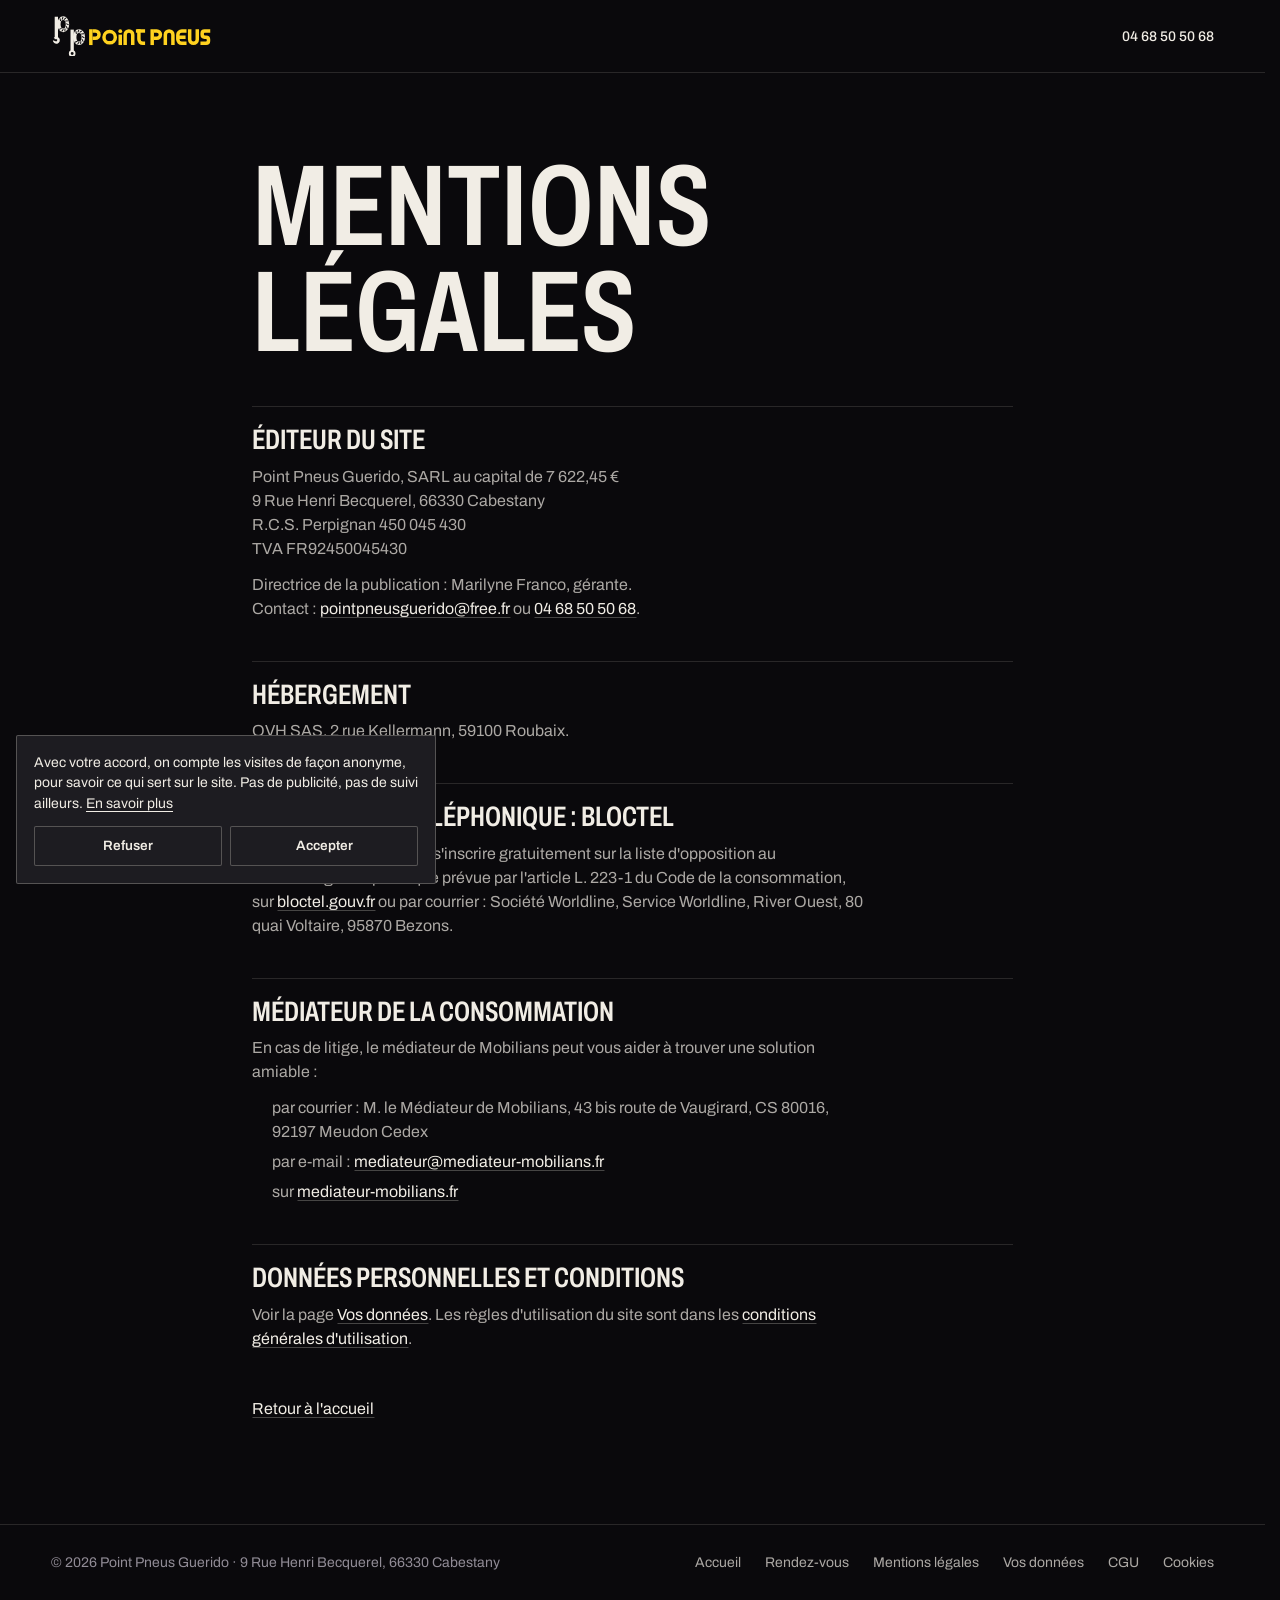
<file: mentions-legales.html>
<!doctype html>
<html lang="fr">
<head>
  <meta charset="utf-8">
  <meta name="viewport" content="width=device-width, initial-scale=1">
  <meta name="theme-color" content="#0a090c">
  <title>Mentions légales | Point Pneus Guerido</title>
  <meta name="robots" content="noindex">
  <link rel="icon" href="favicon.ico" sizes="any">
  <link rel="icon" href="assets/logo/icone.svg" type="image/svg+xml">
  <link rel="apple-touch-icon" href="assets/logo/apple-touch-icon.png">
  <link rel="manifest" href="site.webmanifest">
  <link rel="preload" href="assets/fonts/archivo-var.woff2" as="font" type="font/woff2" crossorigin>
  <link rel="stylesheet" href="css/kit.css?v=10">
  <link rel="stylesheet" href="css/legal.css?v=3">
</head>
<body class="legal-page">
  <a class="skip" href="#contenu">Aller au contenu</a>
  <header class="lg-hdr">
    <a class="lg-logo" href="index.html" aria-label="Point Pneus Guerido, accueil"><svg xmlns="http://www.w3.org/2000/svg" viewBox="0 0 869.76 222" fill="currentColor" aria-hidden="true" focusable="false"><path d="M20 4H38V126H20Z"/><path fill-rule="evenodd" d="M33 45A33 43 0 1 0 99 45A33 43 0 1 0 33 45Z M52 45A14 23 0 1 0 80 45A14 23 0 1 0 52 45Z M84.16 39.12L97.33 46.31L94.84 50.88L81.67 43.69Z M84.46 55.01L91.64 68.18L87.08 70.67L79.89 57.5Z M78.89 67.72L77.82 82.68L72.63 82.31L73.71 67.35Z M69.23 73.22L60.24 85.23L56.08 82.11L65.07 70.1Z M58.55 69.76L44.49 75L42.68 70.12L56.73 64.88Z M49.66 27.94L46.48 13.28L51.56 12.18L54.74 26.84Z M57.6 18.45L62.84 4.4L67.71 6.22L62.47 20.27Z M68.2 17.39L80.21 8.41L83.32 12.57L71.31 21.56Z M78.1 25.1L93.07 24.03L93.44 29.22L78.47 30.29Z"/><path d="M14.45 119.79A19 19 0 1 1 10 132L25.37 137.59A6.5 6.5 0 0 0 29.81 125.38Z"/><path d="M106 74H124V196H106Z"/><path fill-rule="evenodd" d="M119 115A33 43 0 1 0 185 115A33 43 0 1 0 119 115Z M138 115A14 23 0 1 0 166 115A14 23 0 1 0 138 115Z M170.16 109.12L183.33 116.31L180.84 120.88L167.67 113.69Z M170.46 125.01L177.64 138.18L173.08 140.67L165.89 127.5Z M164.89 137.72L163.82 152.68L158.63 152.31L159.71 137.35Z M155.23 143.22L146.24 155.23L142.08 152.11L151.07 140.1Z M144.55 139.76L130.49 145L128.68 140.12L142.73 134.88Z M135.66 97.94L132.48 83.28L137.56 82.18L140.74 96.84Z M143.6 88.45L148.84 74.4L153.71 76.22L148.47 90.27Z M154.2 87.39L166.21 78.41L169.32 82.57L157.31 91.56Z M164.1 95.1L179.07 94.03L179.44 99.22L164.47 100.29Z"/><path fill-rule="evenodd" d="M97 204A18 18 0 1 0 133 204A18 18 0 1 0 97 204ZM107 204A8 8 0 1 0 123 204A8 8 0 1 0 107 204Z"/><g transform="translate(207 72) scale(0.86)"><path d="M0 0H22V100H0Z"/><path fill-rule="evenodd" d="M22 0H40A34 34 0 0 1 40 68H22Z M22 22H40A12 12 0 0 1 40 46H22Z"/><path fill-rule="evenodd" d="M83 50A47 47 0 1 0 177 50A47 47 0 1 0 83 50ZM105 50A25 25 0 1 0 155 50A25 25 0 1 0 105 50Z"/><path d="M186 34H208V100H186Z"/><path d="M185 12A12 12 0 1 0 209 12A12 12 0 1 0 185 12Z"/><path d="M217 100V35A35 35 0 0 1 287 35V100H265V35A13 13 0 0 0 239 35V100Z"/><path d="M296 0H354V22H296Z"/><path d="M304 0H326V64A14 14 0 0 0 340 78H354V100H340A36 36 0 0 1 304 64Z"/><path d="M388 0H410V100H388Z"/><path fill-rule="evenodd" d="M410 0H428A34 34 0 0 1 428 68H410Z M410 22H428A12 12 0 0 1 428 46H410Z"/><path d="M471 100V35A35 35 0 0 1 541 35V100H519V35A13 13 0 0 0 493 35V100Z"/><path d="M616 0H586A36 36 0 0 0 550 36V64A36 36 0 0 0 586 100H616V78H586A14 14 0 0 1 572 64V61H610V39H572V36A14 14 0 0 1 586 22H616Z"/><path d="M625 0H647V65A13 13 0 0 0 673 65V0H695V65A35 35 0 0 1 625 65Z"/><path d="M766 0H730A26 26 0 0 0 704 26V35A26 26 0 0 0 730 61H739A5 5 0 0 1 744 66V73A5 5 0 0 1 739 78H704V100H740A26 26 0 0 0 766 74V65A26 26 0 0 0 740 39H731A5 5 0 0 1 726 34V27A5 5 0 0 1 731 22H766Z"/></g></svg></a>
    <a class="lg-tel" href="tel:+33468505068">04 68 50 50 68</a>
  </header>

  <main class="section" id="contenu">
    <div class="wrap legal">
      <h1>Mentions légales</h1>

      <h2>Éditeur du site</h2>
      <p>Point Pneus Guerido, SARL au capital de 7 622,45 €<br>
      9 Rue Henri Becquerel, 66330 Cabestany<br>
      R.C.S. Perpignan 450 045 430<br>
      TVA FR92450045430</p>
      <p>Directrice de la publication : Marilyne Franco, gérante.<br>
      Contact : <a href="mailto:pointpneusguerido@free.fr">pointpneusguerido@free.fr</a> ou <a href="tel:+33468505068">04 68 50 50 68</a>.</p>

      <h2>Hébergement</h2>
      <p>OVH SAS, 2 rue Kellermann, 59100 Roubaix.</p>

      <h2>Démarchage téléphonique : Bloctel</h2>
      <p>Tout consommateur peut s'inscrire gratuitement sur la liste d'opposition au démarchage téléphonique prévue par l'article L. 223-1 du Code de la consommation, sur <a href="https://www.bloctel.gouv.fr/" rel="noopener">bloctel.gouv.fr</a> ou par courrier : Société Worldline, Service Worldline, River Ouest, 80 quai Voltaire, 95870 Bezons.</p>

      <h2>Médiateur de la consommation</h2>
      <p>En cas de litige, le médiateur de Mobilians peut vous aider à trouver une solution amiable :</p>
      <ul>
        <li>par courrier : M. le Médiateur de Mobilians, 43 bis route de Vaugirard, CS 80016, 92197 Meudon Cedex</li>
        <li>par e-mail : <a href="mailto:mediateur@mediateur-mobilians.fr">mediateur@mediateur-mobilians.fr</a></li>
        <li>sur <a href="https://www.mediateur-mobilians.fr" rel="noopener">mediateur-mobilians.fr</a></li>
      </ul>

      <h2>Données personnelles et conditions</h2>
      <p>Voir la page <a href="confidentialite.html">Vos données</a>. Les règles d'utilisation du site sont dans les <a href="cgu.html">conditions générales d'utilisation</a>.</p>

      <p><a class="link-back" href="index.html">Retour à l'accueil</a></p>
    </div>
  </main>

  <footer class="lg-foot">
    <div class="wrap">
      <p>© 2026 Point Pneus Guerido · 9 Rue Henri Becquerel, 66330 Cabestany</p>
      <nav aria-label="Liens du site"><a href="index.html">Accueil</a><a href="reserver.html">Rendez-vous</a><a href="mentions-legales.html">Mentions légales</a><a href="confidentialite.html">Vos données</a><a href="cgu.html">CGU</a><a href="confidentialite.html#cookies" data-consent>Cookies</a></nav>
    </div>
  </footer>
  <script src="booking-config.js?v=20261109a" defer></script>
  <script src="js/consent.js?v=1" defer></script>
</body>
</html>
</file>
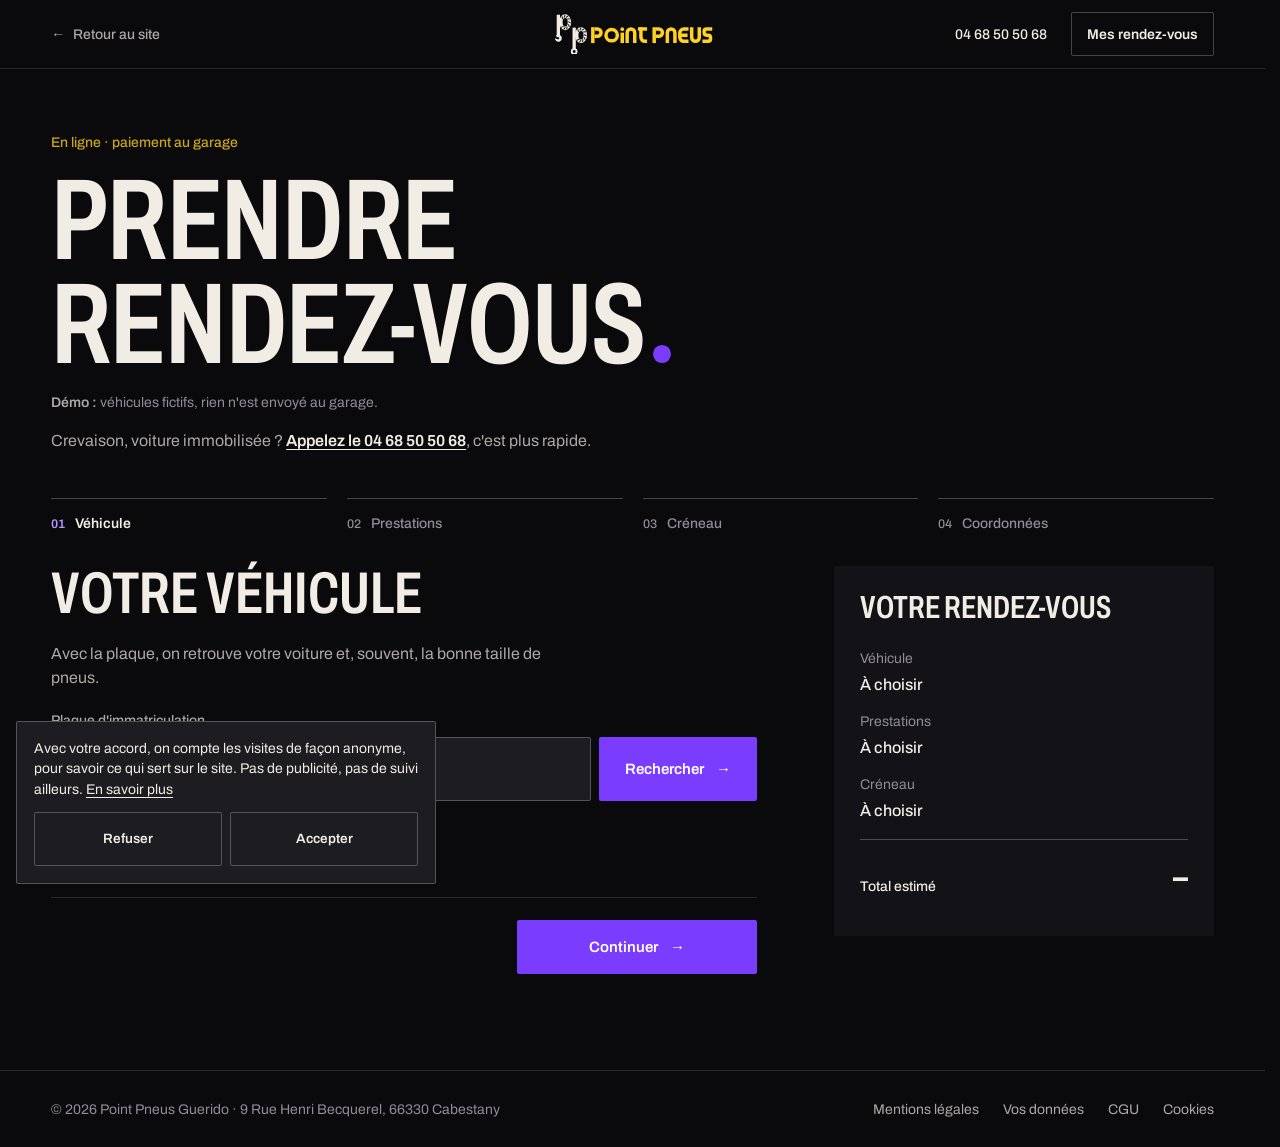
<file: reserver.html>
<!doctype html>
<html lang="fr">
<head>
  <meta charset="utf-8">
  <meta name="viewport" content="width=device-width, initial-scale=1, viewport-fit=cover">
  <meta name="theme-color" content="#0a090c">
  <title>Prendre rendez-vous | Point Pneus Guerido, Cabestany</title>
  <meta name="description" content="Réservez en ligne votre rendez-vous pneus, crevaison, géométrie, climatisation ou mécanique à Cabestany. Paiement au garage.">
  <link rel="canonical" href="https://www.point-pneus-guerido.com/reserver.html">
  <meta property="og:type" content="website">
  <meta property="og:locale" content="fr_FR">
  <meta property="og:site_name" content="Point Pneus Guerido">
  <meta property="og:title" content="Prendre rendez-vous · Point Pneus Guerido, Cabestany">
  <meta property="og:description" content="Réservez en ligne votre rendez-vous pneus, crevaison, géométrie, climatisation ou mécanique. Paiement au garage.">
  <meta property="og:url" content="https://www.point-pneus-guerido.com/reserver.html">
  <meta property="og:image" content="https://www.point-pneus-guerido.com/assets/og-image.jpg">
  <meta property="og:image:width" content="1200">
  <meta property="og:image:height" content="630">
  <meta property="og:image:alt" content="Point Pneus Guerido, pneus et garage à Cabestany">
  <meta name="twitter:card" content="summary_large_image">
  <meta name="twitter:image" content="https://www.point-pneus-guerido.com/assets/og-image.jpg">
  <link rel="icon" href="favicon.ico" sizes="any">
  <link rel="icon" href="assets/logo/icone.svg" type="image/svg+xml">
  <link rel="apple-touch-icon" href="assets/logo/apple-touch-icon.png">
  <link rel="manifest" href="site.webmanifest">
  <link rel="preload" href="assets/fonts/archivo-var.woff2" as="font" type="font/woff2" crossorigin>
  <link rel="stylesheet" href="css/kit.css?v=10">
  <link rel="stylesheet" href="css/booking.css?v=7">
</head>
<body class="booking-page">
  <a class="skip" href="#contenu">Aller au contenu</a>
  <header class="bk-hdr">
    <a class="bk-back" href="index.html">Retour au site</a>
    <a class="bk-logo" href="index.html" aria-label="Point Pneus Guerido, accueil">
      <svg xmlns="http://www.w3.org/2000/svg" viewBox="0 0 869.76 222" fill="currentColor" aria-hidden="true" focusable="false"><path d="M20 4H38V126H20Z"/><path fill-rule="evenodd" d="M33 45A33 43 0 1 0 99 45A33 43 0 1 0 33 45Z M52 45A14 23 0 1 0 80 45A14 23 0 1 0 52 45Z M84.16 39.12L97.33 46.31L94.84 50.88L81.67 43.69Z M84.46 55.01L91.64 68.18L87.08 70.67L79.89 57.5Z M78.89 67.72L77.82 82.68L72.63 82.31L73.71 67.35Z M69.23 73.22L60.24 85.23L56.08 82.11L65.07 70.1Z M58.55 69.76L44.49 75L42.68 70.12L56.73 64.88Z M49.66 27.94L46.48 13.28L51.56 12.18L54.74 26.84Z M57.6 18.45L62.84 4.4L67.71 6.22L62.47 20.27Z M68.2 17.39L80.21 8.41L83.32 12.57L71.31 21.56Z M78.1 25.1L93.07 24.03L93.44 29.22L78.47 30.29Z"/><path d="M14.45 119.79A19 19 0 1 1 10 132L25.37 137.59A6.5 6.5 0 0 0 29.81 125.38Z"/><path d="M106 74H124V196H106Z"/><path fill-rule="evenodd" d="M119 115A33 43 0 1 0 185 115A33 43 0 1 0 119 115Z M138 115A14 23 0 1 0 166 115A14 23 0 1 0 138 115Z M170.16 109.12L183.33 116.31L180.84 120.88L167.67 113.69Z M170.46 125.01L177.64 138.18L173.08 140.67L165.89 127.5Z M164.89 137.72L163.82 152.68L158.63 152.31L159.71 137.35Z M155.23 143.22L146.24 155.23L142.08 152.11L151.07 140.1Z M144.55 139.76L130.49 145L128.68 140.12L142.73 134.88Z M135.66 97.94L132.48 83.28L137.56 82.18L140.74 96.84Z M143.6 88.45L148.84 74.4L153.71 76.22L148.47 90.27Z M154.2 87.39L166.21 78.41L169.32 82.57L157.31 91.56Z M164.1 95.1L179.07 94.03L179.44 99.22L164.47 100.29Z"/><path fill-rule="evenodd" d="M97 204A18 18 0 1 0 133 204A18 18 0 1 0 97 204ZM107 204A8 8 0 1 0 123 204A8 8 0 1 0 107 204Z"/><g transform="translate(207 72) scale(0.86)"><path d="M0 0H22V100H0Z"/><path fill-rule="evenodd" d="M22 0H40A34 34 0 0 1 40 68H22Z M22 22H40A12 12 0 0 1 40 46H22Z"/><path fill-rule="evenodd" d="M83 50A47 47 0 1 0 177 50A47 47 0 1 0 83 50ZM105 50A25 25 0 1 0 155 50A25 25 0 1 0 105 50Z"/><path d="M186 34H208V100H186Z"/><path d="M185 12A12 12 0 1 0 209 12A12 12 0 1 0 185 12Z"/><path d="M217 100V35A35 35 0 0 1 287 35V100H265V35A13 13 0 0 0 239 35V100Z"/><path d="M296 0H354V22H296Z"/><path d="M304 0H326V64A14 14 0 0 0 340 78H354V100H340A36 36 0 0 1 304 64Z"/><path d="M388 0H410V100H388Z"/><path fill-rule="evenodd" d="M410 0H428A34 34 0 0 1 428 68H410Z M410 22H428A12 12 0 0 1 428 46H410Z"/><path d="M471 100V35A35 35 0 0 1 541 35V100H519V35A13 13 0 0 0 493 35V100Z"/><path d="M616 0H586A36 36 0 0 0 550 36V64A36 36 0 0 0 586 100H616V78H586A14 14 0 0 1 572 64V61H610V39H572V36A14 14 0 0 1 586 22H616Z"/><path d="M625 0H647V65A13 13 0 0 0 673 65V0H695V65A35 35 0 0 1 625 65Z"/><path d="M766 0H730A26 26 0 0 0 704 26V35A26 26 0 0 0 730 61H739A5 5 0 0 1 744 66V73A5 5 0 0 1 739 78H704V100H740A26 26 0 0 0 766 74V65A26 26 0 0 0 740 39H731A5 5 0 0 1 726 34V27A5 5 0 0 1 731 22H766Z"/></g></svg>
    </a>
    <div class="bk-right">
      <a class="bk-phone" href="tel:+33468505068">04 68 50 50 68</a>
      <button class="header-account" id="account-button" type="button"><span class="when-wide">Mes rendez-vous</span><span class="when-narrow">Mes RDV</span></button>
    </div>
  </header>

  <main class="booking wrap" id="contenu">
    <div class="booking-head">
      <p class="eyebrow">En ligne · paiement au garage</p>
      <h1 class="display">Prendre<br>rendez-vous<span class="pt">.</span></h1>
      <p class="demo-banner" id="demo-banner" hidden><strong>Démo :</strong> véhicules fictifs, rien n'est envoyé au garage.</p>
      <p class="urgent">Crevaison, voiture immobilisée ? <a href="tel:+33468505068">Appelez le 04 68 50 50 68</a>, c'est plus rapide.</p>
    </div>

    <ol class="stepper" id="stepper" aria-label="Étapes de la réservation">
      <li data-for="1"><span>1</span>Véhicule</li>
      <li data-for="2"><span>2</span>Prestations</li>
      <li data-for="3"><span>3</span>Créneau</li>
      <li data-for="4"><span>4</span>Coordonnées</li>
    </ol>

    <div class="booking-grid">
      <div class="flow" id="flow">

        <!-- Étape 1 : véhicule -->
        <section class="step" data-step="1" aria-labelledby="s1-title">
          <h2 id="s1-title" tabindex="-1">Votre véhicule</h2>
          <p class="step-lead">Avec la plaque, on retrouve votre voiture et, souvent, la bonne taille de pneus.</p>

          <form class="plate-form" id="plate-form" novalidate>
            <label class="field" for="plate"><span>Plaque d'immatriculation</span></label>
            <div class="plate-row">
              <div class="plate-input">
                <span class="plate-eu" aria-hidden="true"><i></i>F</span>
                <input id="plate" name="plate" type="text" inputmode="text" autocomplete="off" autocapitalize="characters" spellcheck="false" placeholder="AB-123-CD" maxlength="12" aria-describedby="plate-error">
              </div>
              <button class="btn btn-yellow" type="submit" id="plate-submit">Rechercher</button>
            </div>
            <small class="error" id="plate-error" hidden></small>
          </form>

          <div class="vehicle-card" id="vehicle-card" hidden aria-live="polite">
            <p class="vehicle-plate" id="vehicle-plate"></p>
            <p class="vehicle-name" id="vehicle-name"></p>
            <p class="vehicle-meta" id="vehicle-meta"></p>
            <button class="text-btn" type="button" id="not-my-car">Ce n'est pas mon véhicule</button>
          </div>

          <button class="text-btn" type="button" id="no-plate">Je n'ai pas ma plaque sous la main</button>

          <div class="form-group manual" id="manual-vehicle" hidden>
            <div class="row">
              <label class="field"><span>Marque</span><input id="m-brand" type="text" autocomplete="off" placeholder="Renault, Peugeot…"></label>
              <label class="field"><span>Modèle</span><input id="m-model" type="text" autocomplete="off" placeholder="Clio, 208…"></label>
            </div>
            <label class="field"><span>Année <small>(facultatif)</small></span><input id="m-year" type="text" inputmode="numeric" maxlength="4" autocomplete="off" placeholder="2019"></label>
          </div>
          <small class="error" id="s1-error" hidden></small>
        </section>

        <!-- Étape 2 : prestations -->
        <section class="step" data-step="2" aria-labelledby="s2-title" hidden>
          <h2 id="s2-title" tabindex="-1">Ce qu'il faut faire</h2>
          <p class="step-lead">Cochez une ou plusieurs prestations.</p>
          <div class="services-pick" id="services-pick"></div>
          <small class="error" id="s2-error" hidden></small>
        </section>

        <!-- Étape 3 : créneau -->
        <section class="step" data-step="3" aria-labelledby="s3-title" hidden>
          <h2 id="s3-title" tabindex="-1">Choisissez un créneau</h2>
          <p class="step-lead" id="s3-lead"></p>
          <div class="days" id="days" role="radiogroup" aria-label="Jour"></div>
          <div class="times" id="times" aria-live="polite"></div>
          <small class="error" id="s3-error" hidden></small>
        </section>

        <!-- Étape 4 : coordonnées et confirmation -->
        <section class="step" data-step="4" aria-labelledby="s4-title" hidden>
          <h2 id="s4-title" tabindex="-1">Vos coordonnées</h2>

          <div class="account-box" id="account-box">
            <div id="signed-out">
              <p class="account-title">Gagnez du temps <small>(facultatif)</small></p>
              <button class="btn btn-google btn-wide" type="button" id="google-button">
                <svg viewBox="0 0 48 48" aria-hidden="true" focusable="false"><path fill="#EA4335" d="M24 9.5c3.5 0 6.6 1.2 9.1 3.6l6.8-6.8C35.8 2.4 30.3 0 24 0 14.6 0 6.6 5.4 2.7 13.3l7.9 6.1C12.5 13.6 17.8 9.5 24 9.5z"/><path fill="#4285F4" d="M46.1 24.5c0-1.6-.1-3.1-.4-4.5H24v9h12.4c-.5 2.9-2.2 5.3-4.6 6.9l7.4 5.7c4.3-4 6.9-9.9 6.9-17.1z"/><path fill="#FBBC05" d="M10.6 28.6c-.5-1.4-.8-3-.8-4.6s.3-3.2.8-4.6l-7.9-6.1C1 16.6 0 20.2 0 24s1 7.4 2.7 10.7l7.9-6.1z"/><path fill="#34A853" d="M24 48c6.5 0 11.9-2.1 15.8-5.8l-7.4-5.7c-2.1 1.4-4.8 2.3-8.4 2.3-6.2 0-11.5-4.1-13.4-9.9l-7.9 6.1C6.6 42.6 14.6 48 24 48z"/></svg>
                Continuer avec Google
              </button>
              <details class="email-login">
                <summary>Recevoir un lien de connexion par e-mail</summary>
                <form class="email-login-form" id="email-login-form" novalidate>
                  <label class="field"><span>E-mail</span><input id="login-email" type="email" autocomplete="email" inputmode="email"></label>
                  <button class="btn btn-outline" type="submit">Envoyer le lien</button>
                  <small class="form-hint" id="email-login-msg" aria-live="polite"></small>
                </form>
              </details>
              <p class="form-hint">Un compte permet de retrouver et d'annuler vos rendez-vous. Vous pouvez aussi réserver sans compte.</p>
            </div>
            <div id="signed-in" hidden>
              <p class="account-title">Connecté : <span id="user-email"></span></p>
              <button class="text-btn" type="button" id="sign-out">Se déconnecter</button>
            </div>
          </div>

          <form class="form-group contact-form" id="contact-form" novalidate>
            <div style="position:absolute;left:-9999px" aria-hidden="true"><label>Votre site web<input name="website" tabindex="-1" autocomplete="off"></label></div>
            <label class="field"><span>Prénom et nom</span><input id="c-name" type="text" autocomplete="name" required maxlength="100"><small class="error" hidden>Indiquez votre nom.</small></label>
            <div class="row">
              <label class="field"><span>Téléphone</span><input id="c-phone" type="tel" autocomplete="tel" inputmode="tel" required maxlength="20"><small class="error" hidden>Indiquez un numéro valide, ex. 06 12 34 56 78.</small></label>
              <label class="field"><span>E-mail <small>(pour la confirmation)</small></span><input id="c-email" type="email" autocomplete="email" inputmode="email" maxlength="254"><small class="error" hidden>Cette adresse e-mail semble incomplète.</small></label>
            </div>
            <label class="field"><span>Un détail à nous dire ? <small>(facultatif)</small></span><textarea id="c-note" rows="2" maxlength="1000" placeholder="Pneu à plat à l'avant droit, voiture de prêt…"></textarea></label>
          </form>

          <div class="recap" id="recap"></div>
          <p class="form-hint">Rien à payer maintenant : vous réglez au garage. Vos coordonnées servent uniquement à gérer ce rendez-vous (<a href="confidentialite.html">vos données</a>).</p>
          <small class="error" id="s4-error" hidden></small>
        </section>

        <!-- Fin -->
        <section class="step step-done" data-step="5" aria-labelledby="s5-title" hidden>
          <div class="done-mark" aria-hidden="true">✓</div>
          <h2 id="s5-title" tabindex="-1"></h2>
          <p class="done-when" id="done-when"></p>
          <p class="step-lead" id="done-text"></p>
          <div class="done-actions">
            <a class="btn btn-yellow" id="ics-link" download="rdv-point-pneus.ics">Ajouter à mon agenda</a>
            <a class="btn btn-outline" href="https://www.google.com/maps/dir/?api=1&amp;destination=9%20Rue%20Henri%20Becquerel%2C%2066330%20Cabestany" target="_blank" rel="noopener">Google Maps</a>
            <a class="btn btn-outline" href="https://waze.com/ul?q=9%20Rue%20Henri%20Becquerel%2C%2066330%20Cabestany&amp;navigate=yes" target="_blank" rel="noopener">Waze</a>
            <a class="btn btn-outline" href="https://maps.apple.com/?daddr=9%20Rue%20Henri%20Becquerel%2C%2066330%20Cabestany&amp;dirflg=d" target="_blank" rel="noopener">Plans</a>
            <a class="btn btn-outline" href="tel:+33468505068">Appeler le garage</a>
          </div>
          <button class="text-btn" type="button" id="new-booking">Prendre un autre rendez-vous</button>
        </section>

        <div class="step-nav" id="step-nav">
          <button class="btn btn-outline" type="button" id="back">Retour</button>
          <button class="btn btn-yellow" type="button" id="next">Continuer</button>
        </div>
      </div>

      <aside class="summary" id="summary" aria-label="Votre rendez-vous">
        <p class="summary-title">Votre rendez-vous</p>
        <dl>
          <dt>Véhicule</dt><dd id="sum-vehicle">À choisir</dd>
          <dt>Prestations</dt><dd id="sum-services">À choisir</dd>
          <dt>Créneau</dt><dd id="sum-slot">À choisir</dd>
        </dl>
        <p class="summary-total"><span>Total estimé</span><strong id="sum-total">–</strong></p>
        <p class="form-hint" id="sum-note"></p>
      </aside>
    </div>
  </main>

  <dialog class="sheet" id="my-bookings" aria-labelledby="mb-title">
    <div class="sheet-panel">
      <div class="sheet-head">
        <h2 id="mb-title">Mes rendez-vous</h2>
        <button class="sheet-x" type="button" id="mb-close" aria-label="Fermer"><svg viewBox="0 0 24 24" fill="none" stroke="currentColor" stroke-width="1.6" stroke-linecap="round" aria-hidden="true"><path d="M5 5l14 14M19 5L5 19"/></svg></button>
      </div>
      <div class="sheet-body" id="mb-body"></div>
    </div>
  </dialog>

  <footer class="bk-foot">
    <div class="wrap bk-foot-inner">
      <p>© 2026 Point Pneus Guerido · 9 Rue Henri Becquerel, 66330 Cabestany</p>
      <p class="footer-links"><a href="mentions-legales.html">Mentions légales</a> <a href="confidentialite.html">Vos données</a> <a href="cgu.html">CGU</a> <a href="confidentialite.html#cookies" data-consent>Cookies</a></p>
    </div>
  </footer>

  <script src="booking-config.js?v=20261109a"></script>
  <script src="booking-api.js?v=20261109c"></script>
  <script src="reservation.js?v=20261108a"></script>
  <script src="js/consent.js?v=1" defer></script>
  <script type="speculationrules">{"prefetch":[{"where":{"href_matches":"*.html"},"eagerness":"moderate"}]}</script>
</body>
</html>
</file>
<file: css/kit.css>
/* Point Pneus Guerido — socle commun
   Noir profond, blanc cassé, un seul violet. Le violet veut dire deux choses :
   « prendre rendez-vous », et le point d'équilibrage qui signe le site. */

@font-face {
  font-family: "Archivo";
  src: url("../assets/fonts/archivo-var.woff2") format("woff2");
  font-weight: 100 900;
  font-stretch: 62% 125%;
  font-display: swap;
}

:root {
  --black: #0a090c;
  --anthracite: #131216;
  --graphite: #1d1c21;
  --steel: #2c2a31;
  --white: #f1ede5;
  --white-2: rgba(241, 237, 229, 0.7);
  --white-3: #918c96;
  --hair: rgba(241, 237, 229, 0.13);
  --hair-2: rgba(241, 237, 229, 0.26);
  --violet: #7a3cff;
  --violet-hover: #8c55ff;
  --violet-ink: #b596ff;
  --yellow: #ffd21f;
  --yellow-soft: rgba(255, 210, 31, 0.78);
  --ok: #6fd69b;
  --alert: #ff8a7d;

  /* Noms historiques, encore utilisés par les pages et les scripts */
  --asphalt: var(--black);
  --asphalt-2: var(--anthracite);
  --asphalt-3: var(--graphite);
  --paper: var(--white);
  --ink: #0f0e12;
  --muted: var(--white-3);
  --soft: var(--white-2);
  --line-d: var(--hair);
  --line-d2: var(--hair-2);
  --signal: var(--violet-ink);
  --violet-hi: var(--violet-ink);
  --violet-deep: #3f1d8a;
  --radius: 2px;

  --gutter: max(20px, 4vw);
  --bar: 76px;
  --display: "Archivo", "Arial Narrow", Arial, sans-serif;
  --ease: cubic-bezier(0.19, 0.8, 0.22, 1);
  --spring: cubic-bezier(0.34, 1.5, 0.64, 1);

  --t-12: 12.5px;
  --t-14: 14px;
  --t-16: 16px;
  --t-20: clamp(18px, 1.5vw, 21px);
  --t-28: clamp(23px, 2.2vw, 30px);
  --t-h3: clamp(34px, 4.4vw, 64px);
  --t-h2: clamp(52px, 8.6vw, 136px);
  color-scheme: dark;
}

*, *::before, *::after { box-sizing: border-box; }
[hidden] { display: none !important; }
html { -webkit-text-size-adjust: 100%; background: var(--black); scroll-padding-top: 88px; }
html { scrollbar-gutter: stable; }
html:has(dialog[open]) { overflow: hidden; }
body {
  margin: 0;
  background: var(--black);
  color: var(--white);
  font-family: "Archivo", Arial, sans-serif;
  font-size: var(--t-16);
  line-height: 1.5;
  -webkit-font-smoothing: antialiased;
  overflow-x: clip;
}
img { max-width: 100%; display: block; }
a { color: inherit; }
button { font: inherit; color: inherit; }
h1, h2, h3, h4, p, dl, dd, figure, ul, ol { margin: 0; }
ul, ol { padding: 0; list-style: none; }
em { font-style: normal; }
.wrap { width: 100%; max-width: 1560px; margin: 0 auto; padding-left: var(--gutter); padding-right: var(--gutter); }
.sr-only { position: absolute; width: 1px; height: 1px; padding: 0; margin: -1px; overflow: hidden; clip: rect(0 0 0 0); white-space: nowrap; border: 0; }
.skip { position: absolute; left: -9999px; top: 8px; z-index: 100; background: var(--white); color: var(--ink); padding: 10px 14px; border-radius: 2px; }
.skip:focus { left: 8px; }
:focus-visible { outline: 2px solid var(--white); outline-offset: 3px; }

/* ---------- Typographie ---------- */
.display {
  font-family: var(--display); font-stretch: 68%; font-weight: 600; text-transform: uppercase;
  letter-spacing: -0.006em; line-height: 0.9; text-wrap: balance;
}
/* Le point : celui du pneu, et celui du nom. Il termine les grands titres. */
.pt {
  display: inline-block; width: 0.155em; height: 0.155em; margin-left: 0.07em; border-radius: 50%;
  background: var(--violet); font-size: inherit; color: transparent; overflow: hidden; vertical-align: baseline; text-indent: 200%;
}
.eyebrow { display: inline-flex; align-items: center; gap: 10px; font-size: var(--t-14); font-weight: 500; color: var(--yellow-soft); }
.eyebrow.tag::before { content: ""; width: 7px; height: 7px; border-radius: 50%; background: var(--violet); }

/* ---------- Liens et boutons ---------- */
.hl, .nav-links a, .nav-links button, .nav-phone, .foot-links a, .menu a, .menu button { transition: color 0.25s; }
.hl:hover, .nav-links a:hover, .nav-links button:hover, .nav-phone:hover, .nav-live:hover, .foot-links a:hover { color: var(--yellow); }
.nav-cta.btn-light:hover, .nav-cta.btn-light:focus-visible,
.nav-cta.btn-ghost:hover, .nav-cta.btn-ghost:focus-visible { background: var(--yellow); color: var(--ink); box-shadow: none; }
.link-arrow {
  display: inline-flex; align-items: center; gap: 10px; min-height: 28px; padding: 0 0 2px; border: 0; border-bottom: 1px solid var(--hair-2); background: none; cursor: pointer;
  font-size: var(--t-14); font-weight: 500; text-decoration: none; transition: border-color 0.25s, color 0.25s;
}
.link-arrow::after { content: "→"; transition: transform 0.35s var(--ease); }
.link-arrow:hover { border-color: var(--white); }
.link-arrow:hover::after { transform: translateX(4px); }

.btn {
  position: relative; display: inline-flex; align-items: center; justify-content: center; gap: 12px;
  min-height: 54px; padding: 0 26px; border-radius: 2px; border: 0; cursor: pointer;
  font-family: inherit; font-size: 15px; font-weight: 600; text-decoration: none; white-space: nowrap;
  transition: background 0.25s, color 0.25s, box-shadow 0.25s, transform 0.2s var(--ease);
}
.btn-violet { background: var(--violet); color: #fff; }
.btn-light { background: var(--white); color: var(--ink); }
.btn-light:hover { background: #fff; }
.btn-ghost { background: transparent; color: var(--white); box-shadow: inset 0 0 0 1px var(--hair-2); }
.btn-ghost:hover { box-shadow: inset 0 0 0 1px var(--white); }
.btn-arrow::after { content: "→"; transition: transform 0.35s var(--ease); }
.btn:hover.btn-arrow::after { transform: translateX(4px); }
.btn:active { transform: translateY(1px); }
.btn[disabled] { opacity: 0.5; pointer-events: none; }
.btn-sm { min-height: 40px; padding: 0 16px; font-size: 13.5px; }

/* ---------- Plaque ---------- */
.plate {
  display: flex; align-items: stretch; height: 58px; background: var(--graphite); border-radius: 2px;
  box-shadow: inset 0 0 0 1px var(--hair); transition: box-shadow 0.2s;
}
.plate:focus-within { box-shadow: inset 0 0 0 1.5px var(--white); }
.plate-eu { flex: none; display: flex; flex-direction: column; align-items: center; justify-content: space-between; width: 34px; padding-block: 8px 7px; background: var(--steel); color: var(--white-2); font-size: 12px; font-weight: 700; line-height: 1; border-radius: 2px 0 0 2px; }
.plate-eu i { display: block; width: 21px; height: 21px; background: currentColor; -webkit-mask: url("data:image/svg+xml,%3Csvg xmlns='http://www.w3.org/2000/svg' viewBox='0 0 40 40'%3E%3Cpath d='M20.00 1.10L20.79 3.31L23.14 3.38L21.28 4.82L21.94 7.07L20.00 5.75L18.06 7.07L18.72 4.82L16.86 3.38L19.21 3.31ZM27.80 3.19L28.59 5.40L30.94 5.47L29.08 6.91L29.74 9.16L27.80 7.84L25.86 9.16L26.52 6.91L24.66 5.47L27.01 5.40ZM33.51 8.90L34.30 11.11L36.65 11.18L34.79 12.62L35.45 14.87L33.51 13.55L31.57 14.87L32.23 12.62L30.37 11.18L32.72 11.11ZM35.60 16.70L36.39 18.91L38.74 18.98L36.88 20.42L37.54 22.67L35.60 21.35L33.66 22.67L34.32 20.42L32.46 18.98L34.81 18.91ZM33.51 24.50L34.30 26.71L36.65 26.78L34.79 28.22L35.45 30.47L33.51 29.15L31.57 30.47L32.23 28.22L30.37 26.78L32.72 26.71ZM27.80 30.21L28.59 32.42L30.94 32.49L29.08 33.93L29.74 36.18L27.80 34.86L25.86 36.18L26.52 33.93L24.66 32.49L27.01 32.42ZM20.00 32.30L20.79 34.51L23.14 34.58L21.28 36.02L21.94 38.27L20.00 36.95L18.06 38.27L18.72 36.02L16.86 34.58L19.21 34.51ZM12.20 30.21L12.99 32.42L15.34 32.49L13.48 33.93L14.14 36.18L12.20 34.86L10.26 36.18L10.92 33.93L9.06 32.49L11.41 32.42ZM6.49 24.50L7.28 26.71L9.63 26.78L7.77 28.22L8.43 30.47L6.49 29.15L4.55 30.47L5.21 28.22L3.35 26.78L5.70 26.71ZM4.40 16.70L5.19 18.91L7.54 18.98L5.68 20.42L6.34 22.67L4.40 21.35L2.46 22.67L3.12 20.42L1.26 18.98L3.61 18.91ZM6.49 8.90L7.28 11.11L9.63 11.18L7.77 12.62L8.43 14.87L6.49 13.55L4.55 14.87L5.21 12.62L3.35 11.18L5.70 11.11ZM12.20 3.19L12.99 5.40L15.34 5.47L13.48 6.91L14.14 9.16L12.20 7.84L10.26 9.16L10.92 6.91L9.06 5.47L11.41 5.40Z'/%3E%3C/svg%3E") center / contain no-repeat; mask: url("data:image/svg+xml,%3Csvg xmlns='http://www.w3.org/2000/svg' viewBox='0 0 40 40'%3E%3Cpath d='M20.00 1.10L20.79 3.31L23.14 3.38L21.28 4.82L21.94 7.07L20.00 5.75L18.06 7.07L18.72 4.82L16.86 3.38L19.21 3.31ZM27.80 3.19L28.59 5.40L30.94 5.47L29.08 6.91L29.74 9.16L27.80 7.84L25.86 9.16L26.52 6.91L24.66 5.47L27.01 5.40ZM33.51 8.90L34.30 11.11L36.65 11.18L34.79 12.62L35.45 14.87L33.51 13.55L31.57 14.87L32.23 12.62L30.37 11.18L32.72 11.11ZM35.60 16.70L36.39 18.91L38.74 18.98L36.88 20.42L37.54 22.67L35.60 21.35L33.66 22.67L34.32 20.42L32.46 18.98L34.81 18.91ZM33.51 24.50L34.30 26.71L36.65 26.78L34.79 28.22L35.45 30.47L33.51 29.15L31.57 30.47L32.23 28.22L30.37 26.78L32.72 26.71ZM27.80 30.21L28.59 32.42L30.94 32.49L29.08 33.93L29.74 36.18L27.80 34.86L25.86 36.18L26.52 33.93L24.66 32.49L27.01 32.42ZM20.00 32.30L20.79 34.51L23.14 34.58L21.28 36.02L21.94 38.27L20.00 36.95L18.06 38.27L18.72 36.02L16.86 34.58L19.21 34.51ZM12.20 30.21L12.99 32.42L15.34 32.49L13.48 33.93L14.14 36.18L12.20 34.86L10.26 36.18L10.92 33.93L9.06 32.49L11.41 32.42ZM6.49 24.50L7.28 26.71L9.63 26.78L7.77 28.22L8.43 30.47L6.49 29.15L4.55 30.47L5.21 28.22L3.35 26.78L5.70 26.71ZM4.40 16.70L5.19 18.91L7.54 18.98L5.68 20.42L6.34 22.67L4.40 21.35L2.46 22.67L3.12 20.42L1.26 18.98L3.61 18.91ZM6.49 8.90L7.28 11.11L9.63 11.18L7.77 12.62L8.43 14.87L6.49 13.55L4.55 14.87L5.21 12.62L3.35 11.18L5.70 11.11ZM12.20 3.19L12.99 5.40L15.34 5.47L13.48 6.91L14.14 9.16L12.20 7.84L10.26 9.16L10.92 6.91L9.06 5.47L11.41 5.40Z'/%3E%3C/svg%3E") center / contain no-repeat; }
.plate input {
  flex: 1; width: 100%; min-width: 0; padding: 0 14px; border: 0; background: transparent; color: var(--white);
  font-family: var(--display); font-stretch: 100%; font-weight: 600; font-size: 19px; letter-spacing: 0.06em; text-transform: uppercase; font-variant-numeric: tabular-nums;
}
.plate input::placeholder { color: var(--white-3); }
.plate input:focus { outline: none; }
.plate-go { flex: none; display: inline-flex; align-items: center; gap: 10px; padding: 0 22px; border: 0; border-radius: 0 2px 2px 0; background: var(--violet); color: #fff; font-family: inherit; font-size: 15px; font-weight: 600; white-space: nowrap; cursor: pointer; transition: background 0.2s; }
.plate-go::after { content: "→"; transition: transform 0.35s var(--ease); }
.plate-go:hover::after { transform: translateX(4px); }

/* ---------- En-tête ---------- */
.nav {
  position: fixed; z-index: 60; left: 0; right: 0; top: 0;
  display: flex; align-items: center; gap: 28px; height: calc(var(--bar) + env(safe-area-inset-top, 0px));
  padding: env(safe-area-inset-top, 0px) var(--gutter) 0;
  color: var(--white); font-size: var(--t-14); font-weight: 500;
  transition: height 0.45s var(--ease), background 0.35s, box-shadow 0.35s, transform 0.5s var(--ease);
}
.nav.scrolled { height: calc(62px + env(safe-area-inset-top, 0px)); background: rgba(10, 9, 12, 0.94); box-shadow: inset 0 -1px 0 var(--hair); }
.nav.away { transform: translateY(-101%); }
.menu-open .nav, .nav:focus-within { transform: none; }
.menu-open .nav.scrolled { background: transparent; box-shadow: none; }
.nav a { text-decoration: none; }
.nav-logo { flex: none; display: inline-flex; width: 178px; color: var(--white); transition: width 0.45s var(--ease); }
.nav.scrolled .nav-logo { width: 146px; }
.nav-logo svg { width: 100%; height: auto; }
.nav-links { position: relative; display: flex; align-items: center; gap: 30px; margin: 0 auto; }
.nav-links a, .nav-links button { position: relative; z-index: 1; padding: 14px 0; border: 0; background: none; cursor: pointer; color: var(--white-2); font-size: var(--t-14); font-weight: 500; white-space: nowrap; }
.nav-links a.is-active, .nav-links a[aria-current="page"] { color: var(--white); }
.nav-pill { position: absolute; z-index: 0; bottom: 4px; left: 0; width: 0; height: 5px; opacity: 0; pointer-events: none; transition: transform 0.55s var(--ease), width 0.55s var(--ease), opacity 0.3s; }
.nav-pill::after { content: ""; position: absolute; left: 50%; top: 0; width: 5px; height: 5px; margin-left: -2.5px; border-radius: 50%; background: var(--yellow); }
.nav-right { display: flex; align-items: center; gap: 22px; flex: none; }
.nav-live { display: inline-flex; align-items: center; gap: 9px; min-height: 40px; padding: 0; border: 0; background: none; cursor: pointer; color: var(--white-2); font-size: var(--t-14); font-weight: 500; white-space: nowrap; font-variant-numeric: tabular-nums; transition: color 0.25s; }
.nav-live .sep { width: 1px; height: 14px; background: var(--hair-2); }
.wx-chip { display: inline-flex; align-items: center; gap: 6px; }
.wx-chip svg { width: 17px; height: 17px; }
.live-dot { display: inline-block; width: 7px; height: 7px; border-radius: 50%; box-shadow: inset 0 0 0 1.5px var(--white-3); flex: none; }
.live-dot.on { background: var(--violet-ink); box-shadow: none; }
.nav-phone { display: inline-flex; align-items: center; min-height: 28px; font-variant-numeric: tabular-nums; white-space: nowrap; }
.nav-cta { min-height: 44px; padding: 0 20px; font-size: var(--t-14); }
.nav-burger { position: relative; display: none; width: 44px; height: 44px; margin-right: -10px; border: 0; background: none; cursor: pointer; color: var(--white); }
.nav-burger span { position: absolute; left: 10px; right: 10px; top: 50%; height: 2px; margin-top: -1px; background: currentColor; transition: transform 0.5s var(--ease); }
.nav-burger span:first-child { transform: translateY(-4.5px); }
.nav-burger span:last-child { transform: translateY(4.5px); }
.menu-open .nav-burger span:first-child { transform: rotate(45deg); }
.menu-open .nav-burger span:last-child { transform: rotate(-45deg); }
.cart-btn { position: relative; }
.cart-count { display: grid; place-items: center; min-width: 20px; height: 20px; padding: 0 5px; border-radius: 10px; background: var(--ink); color: var(--white); font-size: 12px; font-weight: 700; }

/* ---------- Menu plein écran ---------- */
.menu {
  position: fixed; inset: 0; z-index: 55; display: flex; flex-direction: column; justify-content: space-between; gap: 24px; overflow-y: auto;
  padding: calc(var(--bar) + env(safe-area-inset-top, 0px) + 12px) var(--gutter) max(24px, env(safe-area-inset-bottom));
  background: var(--black); clip-path: inset(0 0 100% 0); visibility: hidden;
  transition: clip-path 0.7s var(--ease), visibility 0s 0.7s;
}
.menu-open .menu { clip-path: inset(0); visibility: visible; transition: clip-path 0.42s var(--ease); }
.menu-open, .menu-open body { overflow: hidden; }
.menu-links { display: grid; }
.menu-links a, .menu-links button {
  display: block; width: 100%; padding: 2px 0; border: 0; background: none; text-align: left; cursor: pointer; text-decoration: none; color: var(--white);
  font-family: var(--display); font-stretch: 68%; font-weight: 600; text-transform: uppercase; font-size: clamp(44px, 13.4vw, 112px); line-height: 1;
  opacity: 0; transform: translateY(0.5em); transition: opacity 0.4s, transform 0.8s var(--ease), color 0.25s;
}
.menu-links a:hover, .menu-links button:hover { color: var(--yellow); }
.menu-open .menu-links a, .menu-open .menu-links button { opacity: 1; transform: none; transition-delay: calc(0.06s + var(--i, 0) * 0.03s); }
.menu-foot { display: grid; gap: 14px; opacity: 0; transition: opacity 0.5s 0.05s; }
.menu-open .menu-foot { opacity: 1; transition-delay: 0.22s; }
.menu-foot .btn { width: 100%; }
.menu-meta { display: grid; grid-template-columns: 1fr auto; gap: 4px 16px; align-items: center; font-size: var(--t-14); color: var(--white-2); }
.menu-meta a, .menu-meta button { display: inline-flex; align-items: center; gap: 9px; min-height: 44px; padding: 0; border: 0; background: none; color: inherit; font-size: var(--t-14); text-decoration: none; cursor: pointer; text-align: left; }
.menu-tel { justify-self: end; font-size: 18px !important; font-weight: 600; color: var(--white) !important; font-variant-numeric: tabular-nums; white-space: nowrap; }
@media (min-width: 761px) { .menu-foot { max-width: 560px; } }

/* ---------- Panneaux (horaires, lire son pneu, panier) ---------- */
dialog.sheet { position: fixed; inset: 0; width: 100%; height: 100%; max-width: none; max-height: none; margin: 0; padding: 0; border: 0; background: transparent; color: var(--white); overflow: hidden; }
dialog.sheet::backdrop { background: rgba(4, 3, 6, 0.72); }
dialog.sheet[open] { display: block; }
.sheet-panel { position: absolute; top: 0; right: 0; bottom: 0; width: min(560px, 100%); display: flex; flex-direction: column; overflow: hidden; background: var(--anthracite); animation: sheet-in 0.55s var(--ease); }
.sheet-panel.wide { width: min(980px, 100%); }
@keyframes sheet-in { from { transform: translateX(64px); opacity: 0; } }
dialog.sheet.closing .sheet-panel { animation: sheet-out 0.26s ease-in forwards; }
@keyframes sheet-out { to { transform: translateX(64px); opacity: 0; } }
.sheet-head { display: flex; align-items: flex-start; justify-content: space-between; gap: 16px; padding: 32px 32px 0; }
.sheet-head h2 { font-family: var(--display); font-stretch: 68%; font-weight: 600; text-transform: uppercase; font-size: clamp(44px, 5vw, 68px); line-height: 0.92; margin-top: 8px; }
.sheet-body { flex: 1; overflow: hidden auto; padding: 26px 32px 32px; overscroll-behavior: contain; }
.sheet-x { flex: none; width: 44px; height: 44px; margin: -8px -10px 0 0; border: 0; border-radius: 2px; cursor: pointer; display: grid; place-items: center; background: none; color: var(--white); transition: transform 0.5s var(--ease); }
.sheet-x:hover { transform: rotate(90deg); }
.sheet-x svg { width: 18px; height: 18px; }

/* Horaires */
.hours-now { display: flex; align-items: center; gap: 14px; }
.hours-now strong { display: block; font-size: var(--t-20); font-weight: 600; }
.hours-now span.sub { color: var(--white-2); font-size: var(--t-14); }
.hours-now .live-dot { width: 10px; height: 10px; }
.hours-bar { position: relative; height: 6px; margin: 24px 0 8px; background: var(--steel); }
.hours-bar i { position: absolute; top: 0; bottom: 0; background: var(--white); }
.hours-bar b { position: absolute; top: -5px; bottom: -5px; width: 2px; background: var(--violet-ink); }
.hours-scale { display: flex; justify-content: space-between; font-size: var(--t-12); color: var(--white-3); font-variant-numeric: tabular-nums; }
.hours-week { margin-top: 24px; border-top: 1px solid var(--hair); }
.hours-week li { display: grid; grid-template-columns: 1fr auto; gap: 12px; padding: 13px 0; border-bottom: 1px solid var(--hair); font-variant-numeric: tabular-nums; }
.hours-week li span:last-child { color: var(--white-2); }
.hours-week li.today { font-weight: 600; }
.hours-week li.today span:last-child { color: var(--white); }
.hours-week li.today span:first-child::after { content: "Aujourd'hui"; margin-left: 10px; font-size: var(--t-12); font-weight: 500; color: var(--violet-ink); }
.hours-note { margin-top: 14px; font-size: var(--t-14); color: var(--white-3); }
.sheet-actions { display: flex; flex-wrap: wrap; gap: 10px; margin-top: 24px; }
.wx-card { display: grid; grid-template-columns: auto 1fr; gap: 2px 14px; align-items: center; margin-top: 24px; padding: 18px 20px; background: var(--graphite); }
.wx-card svg { width: 34px; height: 34px; grid-row: span 2; color: var(--white-2); }
.wx-card strong { font-size: var(--t-20); font-weight: 600; font-variant-numeric: tabular-nums; }
.wx-card span { font-size: var(--t-14); color: var(--white-2); }
.wx-card p { font-size: var(--t-14); color: var(--white-2); grid-column: 1 / -1; margin-top: 8px; }
.wx-off { color: var(--white-3); }

/* Lire son pneu */
.rd { display: grid; grid-template-columns: minmax(0, 1fr); gap: 2px; }
.rd-wall { padding: 34px 22px 24px; background: var(--graphite); }
.rd-size { display: flex; flex-wrap: wrap; justify-content: center; align-items: baseline; gap: 2px 3px; }
.rd-tok {
  border: 0; background: none; cursor: pointer; padding: 2px 5px; position: relative;
  font-family: var(--display); font-stretch: 68%; font-weight: 600; font-size: clamp(54px, 9vw, 96px); line-height: 1; color: var(--white-3); transition: color 0.25s;
}
.rd-tok::after { content: ""; position: absolute; left: 50%; bottom: -8px; width: 7px; height: 7px; margin-left: -3.5px; border-radius: 50%; background: var(--violet); transform: scale(0); transition: transform 0.45s var(--spring); }
.rd-tok.small { font-stretch: 100%; font-size: clamp(14px, 1.6vw, 16px); font-weight: 600; letter-spacing: 0.04em; }
.rd-tok.small::after { width: 5px; height: 5px; margin-left: -2.5px; bottom: -4px; }
.rd-sep { font-family: var(--display); font-stretch: 68%; font-weight: 600; font-size: clamp(54px, 9vw, 96px); color: var(--white-3); }
.rd-tok:hover { color: var(--white-2); }
.rd-tok.on { color: var(--white); }
.rd-tok.on::after { transform: scale(1); }
.rd-extra { display: flex; flex-wrap: wrap; justify-content: center; gap: 4px 20px; margin-top: 22px; }
.rd-hint { margin-top: 12px; text-align: center; font-size: var(--t-12); color: var(--white-3); }
.rd-explain { display: grid; grid-template-columns: minmax(0, 1fr) minmax(0, 1.1fr); gap: 24px; align-items: center; padding: 24px 22px; background: var(--graphite); }
.rd-figure svg { width: 100%; height: auto; display: block; }
.rd-figure .g { transition: opacity 0.4s; }
.rd-figure .dim { opacity: 0.16; }
.rd-figure .dim.on { opacity: 1; }
.rd-big { font-family: var(--display); font-stretch: 68%; font-weight: 600; text-transform: uppercase; font-size: clamp(38px, 4.4vw, 60px); line-height: 0.95; margin: 8px 0 12px; }
.rd-text p:last-child { color: var(--white-2); font-size: var(--t-14); }
.rd-try { display: grid; gap: 12px; padding: 22px; background: var(--graphite); }
.rd-try label { font-size: var(--t-14); color: var(--white-2); }
.rd-try-row { display: flex; gap: 8px; }
.rd-try input { flex: 1; min-width: 0; height: 54px; padding: 0 16px; border-radius: 2px; border: 0; background: var(--black); color: var(--white); box-shadow: inset 0 0 0 1px var(--hair); font-family: var(--display); font-weight: 600; font-size: 18px; letter-spacing: 0.04em; text-transform: uppercase; }
.rd-try input:focus { outline: none; box-shadow: inset 0 0 0 1.5px var(--white); }
.rd-stats { display: grid; grid-template-columns: repeat(4, minmax(0, 1fr)); gap: 12px; padding: 6px 0; }
.rd-stats dt { font-size: var(--t-12); color: var(--white-3); }
.rd-stats dd { font-weight: 600; font-size: var(--t-20); font-variant-numeric: tabular-nums; }
.rd-err { color: var(--alert); font-size: var(--t-14); }

/* ---------- Apparitions : uniquement si les scripts tournent ---------- */
.js [data-reveal] { opacity: 0; transform: translateY(16px); transition: opacity 0.45s var(--ease), transform 0.55s var(--ease); transition-delay: calc(var(--d, 0s) * 0.6); }
.js [data-reveal].in { opacity: 1; transform: none; }
.split-line { display: block; overflow: hidden; padding-block: 0.05em; margin-block: -0.05em; }
.split-line > span { display: block; }
.js [data-split] .split-line > span { transform: translateY(108%); transition: transform 0.65s var(--ease); }
.js [data-split].in .split-line > span { transform: none; }
.js [data-split].in .split-line:nth-child(2) > span { transition-delay: 0.05s; }
.js [data-split].in .split-line:nth-child(3) > span { transition-delay: 0.1s; }
.js [data-split] .pt { transform: scale(0); transition: transform 0.4s var(--spring) 0.4s; }
.js [data-split].in .pt { transform: none; }

/* Les vraies photos du garage : noir et blanc pour une série cohérente, la couleur revient au survol */
.photo { overflow: hidden; background: var(--graphite); }
.photo img { width: 100%; height: 100%; object-fit: cover; filter: grayscale(1) contrast(1.06) brightness(0.92); }
@media (hover: hover) { .photo:hover img { filter: none; } }

/* ---------- Tablette et téléphone ---------- */
@media (max-width: 1320px) { .nav-live { display: none; } }
@media (max-width: 1100px) {
  .nav-links, .nav-phone { display: none; }
  .nav-burger { display: block; }
  .nav-right { margin-left: auto; gap: 14px; }
}
@media (max-width: 760px) {
  :root { --bar: 64px; }
  .nav-logo, .nav.scrolled .nav-logo { width: 150px; }
  .nav.scrolled { height: calc(58px + env(safe-area-inset-top, 0px)); }
  .nav-cta:not(.cart-btn) { display: none; }
  .sheet-panel, .sheet-panel.wide { top: auto; left: 0; right: 0; width: auto; max-height: calc(100% - 44px); animation-name: sheet-up; }
  @keyframes sheet-up { from { transform: translateY(80px); opacity: 0; } }
  dialog.sheet.closing .sheet-panel { animation-name: sheet-down; }
  @keyframes sheet-down { to { transform: translateY(80px); opacity: 0; } }
  .sheet-head { padding: 24px 20px 0; }
  .sheet-body { padding: 20px 20px calc(24px + env(safe-area-inset-bottom, 0px)); }
  .rd-tok, .rd-sep { font-size: 10.2vw; }
  .rd-explain { grid-template-columns: minmax(0, 1fr); }
  .rd-stats { grid-template-columns: repeat(2, minmax(0, 1fr)); }
  .sheet-actions .btn { flex: 1 1 100%; }
}
@media (pointer: coarse) {
  .nav-phone, .foot-links a, .link-arrow { min-height: 44px; }
}
@media (prefers-reduced-motion: reduce) {
  *, *::before, *::after { animation-duration: 0.01ms !important; transition-duration: 0.01ms !important; transition-delay: 0s !important; }
}

@media (max-width: 360px) { .nav-logo { width: 124px; } .nav-right { gap: 8px; } .nav-right .cart-btn { padding: 0 12px; } }

/* ---------- Barre fixe du téléphone ---------- */
.dock { display: none; }
@media (max-width: 760px) {
  body:has(> .dock) { padding-bottom: calc(60px + env(safe-area-inset-bottom, 0px)); }
  .dock {
    position: fixed; z-index: 50; left: 0; right: 0; bottom: 0; display: grid; grid-template-columns: minmax(0, 1fr) minmax(0, 2fr);
    padding-bottom: env(safe-area-inset-bottom, 0px); background: var(--violet); transform: translateY(100%); transition: transform 0.5s var(--ease);
  }
  .dock.on { transform: none; }
  .menu-open .dock { transform: translateY(100%); }
  .dock a { display: grid; place-items: center; height: 60px; font-size: 15px; font-weight: 600; text-decoration: none; color: #fff; }
  .dock .dock-call { background: var(--graphite); color: var(--white); }
}

/* ---------- Le jaune : une touche, jamais plus ---------- */
svg[viewBox="0 0 869.76 222"] > g { fill: var(--yellow); }
.btn:hover, .btn:focus-visible { box-shadow: inset 0 0 0 1px var(--yellow-soft); }
.btn-violet:hover, .btn-violet:focus-visible, .plate-go:hover, .plate-go:focus-visible { background: var(--yellow); color: var(--ink); box-shadow: none; }
@media (hover: hover) { .dock a.dock-rdv { transition: background 0.25s, color 0.25s; } .dock a.dock-rdv:hover { background: var(--yellow); color: var(--ink); } }
.link-arrow:hover { border-color: var(--yellow-soft); }
figcaption { color: var(--yellow-soft); }

/* ---------- Plaque discrète ---------- */
.plate.plate-quiet { height: 46px; background: transparent; box-shadow: inset 0 0 0 1px var(--hair-2); transition: box-shadow 0.25s; }
.plate.plate-quiet:hover { box-shadow: inset 0 0 0 1px var(--white-3); }
.plate.plate-quiet:focus-within { box-shadow: inset 0 0 0 1px var(--yellow-soft); }
.plate-quiet .plate-eu { width: 26px; padding-block: 5px 4px; background: var(--graphite); color: var(--white-3); font-size: 10px; }
.plate-quiet .plate-eu i { width: 17px; height: 17px; }
.plate-quiet input { width: 124px; padding: 0 10px; font-size: 16px; color: var(--white-2); background: none; }
.plate-quiet input::placeholder { color: #6f6b75; }
.plate-quiet .plate-go { padding: 0 14px; background: none; color: var(--white-3); }
.plate-quiet .plate-go:hover, .plate-quiet .plate-go:focus-visible { background: none; color: var(--yellow); }
@media (min-width: 761px) {
  .plate.plate-quiet { height: 60px; }
  .plate-quiet .plate-eu { width: 36px; padding-block: 8px 7px; font-size: 12.5px; }
  .plate-quiet .plate-eu i { width: 23px; height: 23px; }
  .plate-quiet input { width: 176px; padding: 0 14px; font-size: 22px; }
  .plate-quiet .plate-go { padding: 0 20px; font-size: 18px; }
}

/* ---------- Itinéraire : le visiteur choisit son application ---------- */
.route-list { border-top: 1px solid var(--hair-2); }
.route-list li { border-bottom: 1px solid var(--hair); }
.route-a {
  display: flex; align-items: center; justify-content: space-between; gap: 16px; min-height: 92px; color: var(--white); text-decoration: none;
  font-family: var(--display); font-stretch: 68%; font-weight: 600; text-transform: uppercase; font-size: clamp(40px, 5vw, 60px); line-height: 1; transition: color 0.2s;
}
.route-a::after { content: "→"; font-size: 0.5em; transition: transform 0.35s var(--ease); }
.route-a:hover, .route-a:focus-visible { color: var(--yellow); }
.route-a:hover::after { transform: translateX(6px); }
.route-note { margin-top: 16px; font-size: var(--t-14); color: var(--white-3); }

/* ---------- Bannière de cookies ---------- */
.ck { position: fixed; z-index: 70; left: 16px; bottom: calc(16px + env(safe-area-inset-bottom, 0px)); display: grid; gap: 12px; width: min(420px, calc(100vw - 32px)); padding: 18px; background: var(--graphite); box-shadow: inset 0 0 0 1px var(--hair-2); border-radius: var(--radius); color: var(--white); font-size: var(--t-14); line-height: 1.45; }
.ck a { color: var(--white); text-underline-offset: 3px; }
.ck-a { display: grid; grid-template-columns: repeat(2, minmax(0, 1fr)); gap: 8px; }
.ck .btn:hover { background: var(--yellow); border-color: var(--yellow); color: var(--ink); }
@media (max-width: 760px) { .ck { bottom: calc(76px + env(safe-area-inset-bottom, 0px)); } }
</file>
<file: css/premium.css>
/* Point Pneus Guerido — accueil */

.when-narrow { display: none; }
.sec-title { font-size: var(--t-h2); margin-top: 18px; }
.sec-lead { max-width: 42ch; margin-top: 26px; font-size: var(--t-20); line-height: 1.4; color: var(--white-2); text-wrap: pretty; }

/* ---------- Hero ---------- */
.hero {
  position: relative; display: flex; flex-direction: column; justify-content: flex-end; min-height: 100vh; min-height: 100svh; overflow: hidden; isolation: isolate;
  padding-top: calc(var(--bar) + env(safe-area-inset-top, 0px));
  background: radial-gradient(58% 78% at 80% 48%, #1e1d23 0%, #121115 52%, var(--black) 82%);
}
.hero-stage {
  --s: min(122vh, 76vw);
  position: absolute; z-index: -1; right: calc(var(--s) * -0.2); top: 50%; width: var(--s); aspect-ratio: 1; margin-top: calc(var(--s) * -0.5);
}
.hero-poster, .hero-gl { position: absolute; inset: 0; width: 100%; height: 100%; display: block; }
.hero-poster { animation: tire-in 1.7s var(--ease) both; }
@keyframes tire-in { from { opacity: 0; transform: translateX(5%) rotate(5deg) scale(0.96); } }
.hero-gl { opacity: 0; transition: opacity 0.7s; pointer-events: none; }
.tire-live .hero-gl { opacity: 1; }
.tire-live .hero-poster { visibility: hidden; transition: visibility 0s 0.7s; }
.static .hero-gl { display: none; }

.hero-main { position: relative; }
.hero-plate { display: flex; align-items: center; gap: 14px; margin-bottom: clamp(16px, 4vh, 40px); }
.hero-plate p { font-size: var(--t-14); color: var(--white-3); }
.hero-kicker { font-size: var(--t-16); font-weight: 500; color: var(--yellow-soft); margin-bottom: 16px; }
.hero-title { font-size: min(11.4vw, 22vh); line-height: 0.88; }
.hero-foot { display: grid; justify-items: start; gap: 20px; margin-top: clamp(20px, 3.4vh, 36px); }
.hero-lead { max-width: 34ch; font-size: var(--t-20); line-height: 1.35; }
.hero-cta { display: flex; flex-wrap: wrap; gap: 10px; }
.hero-facts {
  position: relative; display: flex; align-items: center; justify-content: space-between; gap: 28px; margin-top: clamp(18px, 3vh, 30px); min-height: 60px; background: var(--black);
  font-size: var(--t-14); color: var(--white-2); font-variant-numeric: tabular-nums;
}
.hero-facts::before { content: ""; position: absolute; left: var(--gutter); right: var(--gutter); top: 0; height: 1px; background: var(--hair); }
.hero-facts a, .hero-facts button { display: inline-flex; align-items: center; gap: 9px; min-height: 44px; padding: 0; border: 0; background: none; cursor: pointer; color: inherit; font-size: inherit; text-decoration: none; transition: color 0.25s; }
.hero-facts a:hover, .hero-facts button:hover { color: var(--white); }
.hero-read span { color: var(--white); text-decoration: underline; text-decoration-color: var(--hair-2); text-underline-offset: 4px; }

/* ---------- Services : une carte de tarifs ---------- */
.services { padding-block: clamp(96px, 15vh, 180px); }
.sv-head { display: flex; flex-wrap: wrap; align-items: flex-end; justify-content: space-between; gap: 24px 60px; margin-bottom: clamp(48px, 8vh, 96px); }
.sv-head .sec-lead { margin-top: 0; }
.sv-block { display: grid; grid-template-columns: minmax(0, 4fr) minmax(0, 8fr); gap: clamp(28px, 5vw, 88px); align-items: start; }
.sv-block.rev { grid-template-columns: minmax(0, 8fr) minmax(0, 4fr); margin-top: clamp(72px, 12vh, 136px); }
.sv-fig { position: sticky; top: 104px; }
.sv-fig .photo { aspect-ratio: 4 / 5; max-height: calc(100vh - 168px); width: 100%; }
.sv-fig img { transition: opacity 0.18s linear; }
.sv-fig img.swap { opacity: 0; }
.sv-fig figcaption { margin-top: 10px; font-size: var(--t-14); }
.sv-group { margin-bottom: 18px; font-size: var(--t-20); font-weight: 500; color: var(--yellow-soft); }
.rows { border-top: 1px solid var(--hair-2); }
.rows li { border-bottom: 1px solid var(--hair); }

.row {
  position: relative; display: grid; grid-template-columns: minmax(0, 1fr) auto 116px; column-gap: clamp(16px, 2.4vw, 40px); align-items: center; isolation: isolate;
  min-height: 112px; padding: 20px 16px; text-decoration: none; color: var(--white); transition: color 0.3s;
}
.row::before { content: ""; position: absolute; inset: 0; z-index: -1; background: var(--graphite); opacity: 0; transition: opacity 0.16s linear; }
.row-main { display: grid; gap: 6px; min-width: 0; }
.row-t { font-family: var(--display); font-stretch: 68%; font-weight: 600; text-transform: uppercase; font-size: clamp(30px, 3.2vw, 50px); line-height: 0.96; }
.row-d { max-width: 54ch; font-size: var(--t-14); color: var(--white-2); transition: color 0.3s; text-wrap: pretty; }
.row-p { display: flex; justify-content: flex-end; gap: clamp(16px, 2vw, 32px); }
.pv { display: grid; justify-items: end; align-content: start; gap: 3px; min-width: 56px; text-align: right; white-space: nowrap; }
.pv b { font-family: var(--display); font-stretch: 68%; font-weight: 600; font-size: clamp(30px, 3.2vw, 50px); line-height: 0.96; font-variant-numeric: tabular-nums; }
.pv b i { font-style: normal; font-size: 0.42em; font-stretch: 100%; font-weight: 500; margin-right: 3px; }
.pv small { font-size: var(--t-14); color: var(--white-2); transition: color 0.3s; }
.row-go { display: inline-flex; align-items: center; justify-content: flex-end; gap: 8px; font-size: var(--t-14); font-weight: 600; text-align: right; transition: color 0.2s; }
.row-go::after { content: "→"; transition: transform 0.35s var(--ease); }
.row:focus-visible { outline-offset: -2px; }
.row:focus-visible::before, .row.flash::before { opacity: 1; }
.row:focus-visible .row-go, .row.flash .row-go { color: var(--yellow); }
@media (hover: hover) {
  .row:hover::before { opacity: 1; }
  .row:hover .row-go { color: var(--yellow); }
  .row:hover .row-go::after { transform: translateX(5px); }
}

.flash { animation: flash 1.8s var(--ease); }
@keyframes flash { 0%, 45% { background: transparent; } }

/* ---------- Choisir ses pneus ---------- */
.find { padding-block: clamp(96px, 15vh, 180px); background: var(--anthracite); }
.find-head { display: flex; flex-wrap: wrap; align-items: flex-end; justify-content: space-between; gap: 24px 60px; }
.find-head .sec-lead { margin-top: 0; }
.find-wall {
  display: flex; flex-wrap: wrap; justify-content: space-between; gap: 0 3vw; width: 100%; margin-top: clamp(40px, 6vh, 72px); padding: 0; border: 0; background: none; cursor: pointer;
  font-family: var(--display); font-stretch: 68%; font-weight: 600; font-size: clamp(80px, 14.4vw, 280px); line-height: 0.92; white-space: nowrap; font-variant-numeric: tabular-nums;
  color: #625f6a; transition: color 0.4s;
}
.find-wall:hover { color: var(--white); }
.find-forms { display: grid; grid-template-columns: repeat(2, minmax(0, 1fr)); gap: 28px clamp(32px, 6vw, 96px); margin-top: clamp(40px, 6vh, 64px); }
.find-form label { display: block; margin-bottom: 10px; font-size: var(--t-20); font-weight: 600; }
.find-form p { margin-top: 10px; font-size: var(--t-14); color: var(--white-2); }
.size-field { display: flex; height: 58px; background: var(--graphite); border-radius: 2px; box-shadow: inset 0 0 0 1px var(--hair); transition: box-shadow 0.2s; }
.size-field:focus-within { box-shadow: inset 0 0 0 1.5px var(--white); }
.size-field input { flex: 1; width: 100%; min-width: 0; padding: 0 16px; border: 0; background: none; color: var(--white); font-family: var(--display); font-weight: 600; font-size: 19px; letter-spacing: 0.04em; text-transform: uppercase; }
.size-field input::placeholder { color: var(--white-3); }
.size-field input:focus { outline: none; }
.size-field button { flex: none; padding: 0 22px; border: 0; border-radius: 0 2px 2px 0; background: var(--white); color: var(--ink); font-size: 15px; font-weight: 600; cursor: pointer; transition: background 0.2s; }
.size-field button:hover { background: #fff; }
.tips { display: grid; grid-template-columns: repeat(3, minmax(0, 1fr)); gap: 32px clamp(24px, 4vw, 64px); margin-top: clamp(64px, 10vh, 112px); padding-top: 28px; border-top: 1px solid var(--hair); }
.tip-fig { font-family: var(--display); font-stretch: 68%; font-weight: 600; font-size: var(--t-h3); line-height: 1; }
.tip-fig sup { font-size: 0.5em; }
.tips h3 { margin-top: 10px; font-size: var(--t-16); font-weight: 600; }
.tips li > p:last-child { margin-top: 4px; font-size: var(--t-14); color: var(--white-2); max-width: 42ch; }

/* ---------- L'atelier : le plan interactif ---------- */
.drive { position: relative; background: var(--black); }
.motion .drive { height: 480vh; overflow-anchor: none; }
.motion.drive-done .drive { height: auto; }
.drive-stage { position: relative; height: 100vh; height: 100svh; overflow: hidden; background: radial-gradient(48% 56% at 50% 50%, #201e25 0%, #131216 58%, var(--black) 100%); }
.motion .drive-stage { position: sticky; top: 0; }
.stage-gl { position: absolute; inset: 0; width: 100%; height: 100%; display: block; pointer-events: none; z-index: 1; }
.scan { position: absolute; left: 0; right: 0; top: 0; height: 1px; z-index: 2; background: var(--white); opacity: 0; will-change: transform; }
.drive-title { position: absolute; inset: 0; z-index: 0; pointer-events: none; font-size: clamp(90px, 15vw, 280px); color: var(--white); }
.drive-title span:not(.pt) { position: absolute; top: 50%; margin-top: -0.5em; white-space: nowrap; }
.dt-left { left: var(--gutter); }
.dt-right { right: var(--gutter); }
.drive-sub { position: absolute; z-index: 3; left: var(--gutter); bottom: 44px; font-size: var(--t-20); color: var(--yellow-soft); }
.drive-head { position: absolute; z-index: 3; left: var(--gutter); top: calc(var(--bar) + 18px); display: grid; gap: 2px; font-size: var(--t-16); font-weight: 600; opacity: 0; }
.drive-head span { font-size: var(--t-14); font-weight: 400; color: var(--yellow-soft); }

/* Le plan : points sensibles et zones lumineuses */
.drive-poster, .ap-lit, .co-hint { display: none; }
.ap-plan { position: absolute; inset: 0; z-index: 3; pointer-events: none; }
.hs {
  position: absolute; left: 0; top: 0; width: 44px; height: 44px; margin: -22px 0 0 -22px; padding: 0; border: 0; background: none; cursor: pointer; pointer-events: auto; opacity: var(--o, 0);
  display: grid; place-items: center;
}
.hs::before { content: ""; position: absolute; width: 26px; height: 26px; border-radius: 50%; box-shadow: inset 0 0 0 1.5px var(--violet-ink); transform: scale(0.4); opacity: 0; transition: transform 0.45s var(--spring), opacity 0.25s; }
.hs::after { content: ""; width: 9px; height: 9px; border-radius: 50%; background: var(--white); transition: background 0.2s, transform 0.3s var(--spring); }
.hs.hot::after { transform: scale(1.35); }
.hs.hot::before { transform: scale(0.8); opacity: 0.7; }
.hs.on::after { background: var(--violet-ink); transform: scale(1.2); }
.hs.on::before { transform: none; opacity: 1; }

.co-lines { position: absolute; inset: 0; width: 100%; height: 100%; z-index: 2; overflow: visible; pointer-events: none; }
.co-lines .ln { fill: none; stroke: rgba(241, 237, 229, 0.3); stroke-width: 1; transition: stroke 0.25s, stroke-width 0.25s; }
.co-lines .hot .ln { stroke: var(--white); }
.co-lines .on .ln { stroke: var(--violet-ink); stroke-width: 2; }

.callouts { position: absolute; inset: 0; z-index: 3; pointer-events: none; }
.co {
  position: absolute; left: 0; top: 0; width: var(--co-w, 230px); display: grid; row-gap: 2px; padding: 8px 12px; border: 0; background: none; color: var(--white); text-align: left; font: inherit; cursor: pointer; pointer-events: auto;
  opacity: var(--o, 0); translate: 0 calc(-50% + (1 - var(--o, 0)) * 10px); transition: background 0.25s, color 0.25s;
}
.co-t { font-family: var(--display); font-stretch: 68%; font-weight: 600; text-transform: uppercase; font-size: 30px; line-height: 1; }
.co-d { font-size: 13.5px; line-height: 1.25; color: var(--white-2); transition: color 0.25s; }
.co:hover, .co.hot { background: var(--graphite); }
.co.on { background: var(--white); color: var(--ink); }
.co.on .co-d { color: #3f3c44; }
.drive-stage.compact .co-d { display: none; }
.drive-stage.compact .co-t { font-size: 24px; }

/* La fiche de la zone choisie */
.ap { position: absolute; z-index: 4; left: var(--ap-left, 64%); right: var(--gutter); top: 50%; transform: translateY(-50%); max-width: 560px; opacity: 0; }
.motion .ap { visibility: hidden; }
.motion .ap-on .ap { visibility: visible; }
.ap-card { display: grid; justify-items: start; animation: ap-in 0.5s var(--ease) both; }
@keyframes ap-in { from { opacity: 0; transform: translateY(14px); } }
.ap-zone { font-size: var(--t-14); color: var(--yellow-soft); }
.ap-t { margin-top: 8px; font-family: var(--display); font-stretch: 68%; font-weight: 600; text-transform: uppercase; font-size: clamp(56px, 6.6vw, 112px); line-height: 0.9; }
.ap-d { margin-top: 16px; max-width: 42ch; font-size: var(--t-16); color: var(--white-2); text-wrap: pretty; }
.ap-p { display: flex; flex-wrap: wrap; gap: 16px clamp(24px, 3vw, 44px); margin-top: 24px; padding-top: 18px; border-top: 1px solid var(--hair-2); width: 100%; }
.ap-p .pv { justify-items: start; text-align: left; }
.ap-p .pv b { font-size: clamp(38px, 3.8vw, 60px); }
.ap-cta { display: flex; flex-wrap: wrap; align-items: center; gap: 12px 24px; margin-top: 24px; }

/* Sans 3D (téléphone, tablette, mouvement réduit) : une interface à part entière */
.static .stage-gl, .static .scan, .static .co-lines, .static .drive-sub, .static .drive-head { display: none; }
.static .drive-stage {
  height: auto; overflow: visible; display: grid; grid-template-columns: minmax(0, 1.25fr) minmax(0, 1fr); column-gap: clamp(32px, 5vw, 80px); align-items: start;
  padding-block: clamp(96px, 14vh, 140px) clamp(64px, 10vh, 112px); padding-inline: var(--gutter); background: var(--black);
}
.static .drive-title { grid-column: 1 / -1; position: static; opacity: 1; display: block; font-size: var(--t-h2); margin-bottom: clamp(24px, 4vh, 48px); }
.static .drive-title span:not(.pt) { position: static; display: inline; transform: none; margin: 0; }
.static .ap-plan { grid-column: 1; position: relative; inset: auto; }
.static .drive-poster { display: block; width: 100%; height: auto; }
.static .ap-lit { display: block; position: absolute; inset: 0; width: 100%; height: 100%; overflow: visible; }
.static .ap-lit g[data-z] { opacity: 0; transition: opacity 0.3s; }
.static .ap-lit g[data-z].on { opacity: 1; }
.static .ap-lit { overflow: visible; }
.static .fx-e { fill: none; stroke: url(#fx-l); stroke-width: 2.5; }
.static .fx-h { fill: none; stroke: #7a3cff; stroke-width: 30; stroke-linecap: round; opacity: 0.32; }
.static .fx-l { fill: none; stroke: #f1e9ff; stroke-width: 7; stroke-linecap: round; }
.static .fx-run { fill: none; stroke: url(#fx-l); stroke-width: 4; stroke-linecap: round; stroke-dasharray: 60 170; animation: fx-run 1.7s linear infinite; }
.static .fx-run.r2 { stroke-dasharray: 34 196; animation-duration: 1.25s; }
@keyframes fx-run { to { stroke-dashoffset: -230; } }
@media (prefers-reduced-motion: reduce) { .static .fx-run { animation: none; } }
.static .ap-lit g[data-z] rect { fill: rgba(122, 60, 255, 0.3); stroke: var(--violet-ink); stroke-width: 3; }
.static .ap-lit g[data-z] path { fill: none; stroke: var(--violet-ink); stroke-width: 3; }
.static .ap-link { fill: none; stroke: var(--violet-ink); stroke-width: 3; }
.static .hs { left: var(--x); top: var(--y); opacity: 1; }
.static .callouts { grid-column: 1; position: static; display: grid; grid-template-columns: repeat(4, minmax(0, 1fr)); margin-top: 20px; border-top: 1px solid var(--hair); border-left: 1px solid var(--hair); }
.static .co { position: static; width: auto; opacity: 1; translate: none; min-height: 52px; align-content: center; padding: 8px 10px; border-right: 1px solid var(--hair); border-bottom: 1px solid var(--hair); }
.static .co-t { font-family: inherit; font-stretch: 100%; text-transform: none; font-size: 14px; font-weight: 600; line-height: 1.15; overflow-wrap: anywhere; }
.static .co-d { display: none; }
.static .co-hint { display: flex; align-items: center; grid-column: span 1; padding: 8px 10px; font-size: var(--t-14); color: var(--white-3); }
.static .ap { grid-column: 2; grid-row: 2 / span 2; position: static; transform: none; opacity: 1 !important; max-width: none; }
.static .ap-t { font-size: clamp(56px, 7vw, 96px); }

/* ---------- Pourquoi ---------- */
.why { padding-block: clamp(72px, 11vh, 132px); overflow: clip; }
.tape { position: relative; margin-top: 28px; padding-block: clamp(22px, 3vw, 40px); }
.tape-a, .tape-b { width: 104vw; margin-left: -2vw; overflow: hidden; }
.tape-a { position: relative; z-index: 1; background: var(--violet); color: #fff; transform: rotate(-1.4deg); }
.tape-b { background: var(--graphite); color: var(--white); transform: rotate(0.7deg); margin-top: -4px; }
.tape-track { display: flex; width: max-content; }
.tape-run { display: flex; flex: none; align-items: center; }
.tape-a .tape-run li { display: grid; gap: 4px; padding: clamp(16px, 1.8vw, 26px) clamp(28px, 3.4vw, 60px); position: relative; }
.tape-a .tape-run li::after { content: ""; position: absolute; right: -9px; top: 50%; width: 18px; height: 18px; margin-top: -9px; border-radius: 50%; border: 4px solid var(--yellow); }
.tape-a strong { font-family: var(--display); font-stretch: 68%; font-weight: 600; text-transform: uppercase; font-size: clamp(38px, 5vw, 84px); line-height: 0.95; white-space: nowrap; }
.tape-a span { font-size: var(--t-14); font-weight: 500; white-space: nowrap; }
.tape-b .tape-run li { padding: 12px clamp(20px, 2.4vw, 40px); font-family: var(--display); font-stretch: 68%; font-weight: 600; text-transform: uppercase; font-size: clamp(20px, 2vw, 30px); letter-spacing: 0.02em; white-space: nowrap; }
.tape.run .tape-a .tape-track { animation: tape 42s linear infinite; }
.tape.run .tape-b .tape-track { animation: tape 64s linear infinite reverse; }
@keyframes tape { to { transform: translate3d(-50%, 0, 0); } }
@media (hover: hover) { .tape:hover .tape-track { animation-play-state: paused; } }
@media (prefers-reduced-motion: reduce) {
  .tape-track { width: auto; }
  .tape-run { flex-wrap: wrap; flex: 1; justify-content: center; }
  .tape-run[aria-hidden="true"] { display: none; }
  .tape-a .tape-run li::after { display: none; }
}

/* ---------- Le garage ---------- */
.garage { padding-block: clamp(96px, 15vh, 180px); }
.garage-grid { display: grid; grid-template-columns: repeat(12, minmax(0, 1fr)); gap: clamp(10px, 1.2vw, 20px); }
.garage-copy { grid-column: 1 / span 5; padding-right: 24px; }
.g-a { grid-column: 6 / span 7; aspect-ratio: 1024 / 695; max-height: 66vh; width: 100%; }
.g-b { grid-column: 1 / span 4; aspect-ratio: 3 / 4; margin-top: clamp(0px, 3vw, 60px); }
.g-c { grid-column: 5 / span 4; aspect-ratio: 3 / 4; }
.g-d { grid-column: 9 / span 4; aspect-ratio: 3 / 4; margin-top: clamp(0px, 6vw, 120px); }

/* ---------- Contact ---------- */
.contact { padding-block: clamp(96px, 15vh, 180px) clamp(72px, 10vh, 112px); background: var(--anthracite); }
.contact-plate { margin-top: 20px; }
.contact-plate label { display: block; margin-bottom: 14px; font-size: var(--t-20); font-weight: 600; }
.plate.plate-xl { --p: clamp(42px, 13vw, 236px); height: calc(var(--p) * 1.3); box-shadow: inset 0 0 0 1px var(--hair-2); }
.plate.plate-xl:hover { box-shadow: inset 0 0 0 1px var(--white-3); }
.plate.plate-xl:focus-within { box-shadow: inset 0 0 0 1.5px var(--yellow-soft); }
.plate-xl .plate-eu { width: calc(var(--p) * 0.46); padding-block: calc(var(--p) * 0.15) calc(var(--p) * 0.13); font-size: calc(var(--p) * 0.17); }
.plate-xl .plate-eu i { width: calc(var(--p) * 0.32); height: calc(var(--p) * 0.32); }
.plate-xl input { padding: 0 calc(var(--p) * 0.2); font-stretch: 68%; font-size: var(--p); letter-spacing: 0.015em; }
.plate-xl input::placeholder { color: #5c5863; }
.plate-xl .plate-go { padding: 0 clamp(14px, 3.4vw, 56px); font-size: var(--t-20); }
.contact-or { display: flex; flex-wrap: wrap; align-items: center; justify-content: space-between; gap: 18px 40px; margin-top: 28px; }
.contact-call { display: inline-flex; align-items: baseline; flex-wrap: wrap; gap: 4px 14px; color: var(--white-2); font-size: var(--t-16); text-decoration: none; }
.contact-call b { font-family: var(--display); font-stretch: 68%; font-weight: 600; font-size: clamp(36px, 4.4vw, 64px); line-height: 1; color: var(--white); font-variant-numeric: tabular-nums; transition: color 0.2s; }
.contact-call:hover b, .contact-call:focus-visible b { color: var(--yellow); }
.contact-cta { display: flex; flex-wrap: wrap; align-items: center; gap: 8px; }
.contact-grid { display: grid; grid-template-columns: repeat(4, minmax(0, 1fr)); gap: 32px clamp(20px, 3vw, 48px); margin-top: clamp(40px, 6vh, 64px); }
.cc { position: relative; display: grid; align-content: start; justify-items: start; gap: 8px; padding-top: 20px; border-top: 1px solid var(--hair); }
.cc::before { content: ""; position: absolute; left: 0; right: 0; top: -1px; height: 1px; background: var(--yellow-soft); transform: scaleX(0); transform-origin: left; transition: transform 0.45s var(--ease); }
.cc h3 { font-size: var(--t-14); font-weight: 500; color: var(--white-3); transition: color 0.2s; }
.cc-main { padding: 0; border: 0; background: none; color: var(--white); font: inherit; text-align: left; text-decoration: none; cursor: pointer; overflow-wrap: anywhere; font-variant-numeric: tabular-nums; }
.cc-main::after { content: ""; position: absolute; inset: 0; }
.cc-main:focus-visible { outline: none; }
.cc:has(.cc-main:focus-visible) { outline: 2px solid var(--white); outline-offset: 6px; }
.cc-more { display: inline-flex; align-items: center; gap: 9px; font-size: var(--t-14); color: var(--white-2); transition: color 0.2s; }
.cc-more::after { content: "→"; transition: transform 0.35s var(--ease); }
.contact-tip { font-size: var(--t-14); color: var(--white-2); text-wrap: pretty; }
@media (hover: hover) {
  .cc:hover::before { transform: none; }
  .cc:hover h3, .cc:hover .cc-more { color: var(--yellow); }
  .cc:hover .cc-more::after { transform: translateX(5px); }
}

/* ---------- Pied de page ---------- */
.foot { padding-block: 26px; font-size: var(--t-12); color: var(--white-3); border-top: 1px solid var(--hair); background: var(--anthracite); }
.foot-in { display: flex; flex-wrap: wrap; align-items: center; justify-content: space-between; gap: 6px 28px; }
.foot-links { display: flex; flex-wrap: wrap; gap: 2px 22px; }
.foot-links a { display: inline-flex; align-items: center; min-height: 28px; text-decoration: none; color: var(--white-2); }

/* ---------- Tablette ---------- */
@media (max-width: 1100px) {
  .hero-facts .hero-read { display: none; }
  .sv-block, .sv-block.rev { grid-template-columns: minmax(0, 1fr); }
  .sv-block.rev .sv-fig { order: -1; }
  .sv-fig { position: static; }
  .sv-fig .photo { aspect-ratio: 16 / 9; max-height: none; }
  .hero-stage { --s: min(100vh, 92vw); right: calc(var(--s) * -0.3); }
  .contact-grid { grid-template-columns: repeat(2, minmax(0, 1fr)); }
  .garage-copy { grid-column: 1 / -1; margin-bottom: 20px; }
  .g-a { grid-column: 1 / -1; max-height: none; }
  .g-b, .g-c, .g-d { grid-column: span 4; margin-top: 0; }
}

/* ---------- Téléphone ---------- */
@media (max-width: 760px) {
  .when-wide { display: none; }
  .when-narrow { display: inline; }
  .sec-title { margin-top: 12px; }
  .sec-lead { margin-top: 18px; }

  .hero { justify-content: flex-start; min-height: 100svh; background: radial-gradient(90% 44% at 62% 56%, #201f25 0%, #121115 60%, var(--black) 90%); }
  .hero-stage { --s: min(112vw, calc((100svh - 476px) * 1.136)); right: calc(var(--s) * -0.24); top: auto; bottom: 158px; margin-top: 0; }
  .hero-stage { transform: none; }
  .hero-main { display: flex; flex-direction: column; flex: 1; padding-top: 16px; }
  .hero-kicker { font-size: var(--t-14); margin-bottom: 10px; }
  .hero-title { font-size: calc((100vw - 2 * var(--gutter)) * 0.175); line-height: 0.92; white-space: nowrap; }
  .hero-foot { display: contents; }
  .hero-kicker { order: 1; }
  .hero-title { order: 2; }
  .hero-lead { order: 3; margin-top: 12px; }
  .hero-plate { order: 4; margin: auto 0 8px; }
  .hero-plate p { display: none; }
  .hero-plate .plate-quiet { flex: 1; }
  .hero-plate .plate-quiet input { flex: 1; width: auto; }
  .hero-cta { order: 5; }
  .hero-lead { max-width: 34ch; font-size: 16px; }
  .hero-cta { display: grid; grid-template-columns: minmax(0, 1.25fr) minmax(0, 1fr); gap: 8px; }
  .hero-cta .btn { padding: 0 8px; font-size: 14px; gap: 8px; }
  .hero-cta .btn-arrow::after { display: none; }
  .hero-facts { margin-top: 10px; min-height: 52px; gap: 10px; }
  .hero-facts::before { display: none; }
  .hero-facts { background: none; }
  .hero-facts a, .hero-facts .hero-read { display: none; }
  .hero-facts button:first-child { display: inline-flex; }

  /* Sur téléphone, la page va à l'essentiel : moins de hauteur, moins de défilement. */
  .services, .find, .why, .garage, .contact { padding-block: 56px; }
  .sv-head { display: block; margin-bottom: 20px; }
  .sv-head .sec-lead { display: none; }
  .sv-block { gap: 12px; }
  .sv-block.rev { margin-top: 32px; }
  .sv-block.rev .sv-fig { display: none; }
  .sv-fig .photo { aspect-ratio: 16 / 7; margin-inline: calc(var(--gutter) * -1); width: auto; }
  .sv-fig figcaption { display: none; }
  .sv-group { margin-bottom: 8px; font-size: var(--t-16); }
  .row { grid-template-columns: minmax(0, 1fr) auto 16px; column-gap: 12px; row-gap: 4px; min-height: 0; padding: 12px 0; }
  .row-main { grid-column: 1; grid-row: 1; }
  .row-d { display: none; }
  .row-t { font-size: 25px; line-height: 1; }
  .row-go { grid-column: 3; grid-row: 1; font-size: 0; }
  .row-go::after { font-size: 16px; }
  .row-p { grid-column: 1 / 3; grid-row: 2; justify-content: flex-start; gap: 18px; }
  .row:has(.pv:only-child) .row-p { grid-column: 2; grid-row: 1; }
  .pv { display: flex; align-items: baseline; gap: 5px; min-width: 0; }
  .pv b { font-size: 25px; line-height: 1; }
  .pv b i { font-size: 11px; }
  .pv small { font-size: var(--t-12); }
  .sv-block.rev .rows { display: grid; grid-template-columns: repeat(2, minmax(0, 1fr)); column-gap: 14px; }
  .sv-block.rev .row-t { font-size: 22px; }
  .ap-p .pv { display: grid; }
  .ap-p .pv b { font-size: 38px; }

  .find-head .sec-lead { display: none; }
  .find-wall { font-size: 14.2vw; justify-content: space-between; gap: 0; margin-top: 20px; color: #625f6a; }
  .find-forms { grid-template-columns: minmax(0, 1fr); margin-top: 20px; }
  .find-form + .find-form, .find-form p { display: none; }
  .tips { display: flex; gap: 12px; margin: 28px calc(var(--gutter) * -1) 0; padding: 18px var(--gutter) 0; overflow-x: auto; scroll-snap-type: x proximity; scroll-padding-inline: var(--gutter); scrollbar-width: none; }
  .tips::-webkit-scrollbar { display: none; }
  .tips li { flex: none; width: 74vw; scroll-snap-align: start; }
  .plate-go, .size-field button { padding: 0 16px; }

  .static .drive-stage { display: block; padding-inline: 0; padding-block: 56px 40px; }
  .static .drive-title { padding-inline: var(--gutter); margin-bottom: 8px; }
  .static .ap-plan { margin-inline: var(--gutter); }
  .static .hs { width: 36px; height: 36px; margin: -18px 0 0 -18px; }
  .static .hs::before { width: 22px; height: 22px; }
  .static .callouts { grid-template-columns: repeat(3, minmax(0, 1fr)); margin: 22px var(--gutter) 0; }
  .static .co-hint { grid-column: span 2; }
  .static .ap { margin: 0 var(--gutter); padding-top: 24px; }
  .static .ap-t { font-size: 15vw; }
  .static .ap-cta .btn { width: 100%; }

  .g-a { aspect-ratio: 16 / 9; }
  .g-b, .g-c, .g-d { grid-column: span 4; aspect-ratio: 1; }

  .plate-xl .plate-go span { display: none; }
  .plate-xl .plate-go { font-size: 22px; }
  .contact-or { display: grid; margin-top: 18px; }
  .contact-cta { display: grid; grid-template-columns: repeat(2, minmax(0, 1fr)); }
  .contact-cta .btn { padding-inline: 8px; }
  .contact-cta .link-arrow { grid-column: 1 / -1; justify-self: start; }
  .contact-grid { gap: 20px 14px; margin-top: 24px; }
  .contact-tip { display: none; }

  .foot-in { flex-direction: column; align-items: flex-start; }
}

/* Le bouton secondaire passe parfois sur le pneu : il garde un fond pour rester lisible. */
.hero-cta .btn-ghost { background: var(--black); }

@media (min-width: 761px) and (max-width: 899px) { .static .callouts { grid-template-columns: repeat(3, minmax(0, 1fr)); } .static .co-hint { grid-column: span 2; } }


/* Le pneu glisse un peu moins vite que la page : calculé par le navigateur, hors du fil principal. */
@keyframes hero-drift { to { transform: translate3d(0, 16.8vh, 0); } }
@supports (animation-timeline: scroll()) {
  @media (prefers-reduced-motion: no-preference) {
    .hero-stage { animation: hero-drift linear both; animation-timeline: scroll(root); animation-range: 0 120vh; }
  }
}

/* Le numéro, en lien discret à côté de l'unique bouton */
.hero-cta .hero-call { align-self: center; }
</file>
<file: css/legal.css>
/* Pages légales : du texte, bien composé. */

.lg-hdr {
  display: flex; align-items: center; justify-content: space-between; gap: 20px;
  padding: max(14px, env(safe-area-inset-top)) var(--gutter) 14px; border-bottom: 1px solid var(--hair);
}
.lg-logo { display: inline-flex; width: 160px; color: var(--white); }
.lg-logo svg { width: 100%; height: auto; }
.lg-tel { display: inline-flex; align-items: center; min-height: 44px; font-size: var(--t-14); font-weight: 500; font-variant-numeric: tabular-nums; text-decoration: none; transition: color 0.2s; }
.lg-tel:hover { color: var(--violet-ink); }

.section { padding-block: clamp(48px, 9vh, 104px); }
.legal { max-width: calc(760px + 2 * var(--gutter)); }
.legal h1 {
  font-family: var(--display); font-stretch: 68%; font-weight: 600; text-transform: uppercase;
  font-size: clamp(52px, 9vw, 120px); line-height: 0.92; margin: 0 0 40px;
}
.legal h2 {
  font-family: var(--display); font-stretch: 68%; font-weight: 600; text-transform: uppercase;
  font-size: var(--t-28); line-height: 1.05; margin: 40px 0 10px; padding-top: 18px; border-top: 1px solid var(--hair);
}
.legal p, .legal ul { margin: 0 0 12px; color: var(--white-2); max-width: 68ch; }
.legal ul { padding-left: 20px; }
.legal li { margin-bottom: 6px; }
.legal strong { color: var(--white); font-weight: 600; }
.legal a:not(.btn) { color: var(--white); text-underline-offset: 3px; text-decoration-color: var(--hair-2); }
.legal a:not(.btn):hover { text-decoration-color: currentColor; }
.legal .btn { margin-top: 32px; }

.lg-foot { padding-block: 22px calc(22px + env(safe-area-inset-bottom, 0px)); border-top: 1px solid var(--hair); font-size: var(--t-14); color: var(--white-3); }
.lg-foot .wrap { display: flex; flex-wrap: wrap; justify-content: space-between; align-items: center; gap: 4px 24px; }
.lg-foot p { margin: 0; }
.lg-foot nav { display: flex; flex-wrap: wrap; gap: 0 24px; }
.lg-foot a { display: inline-flex; align-items: center; min-height: 32px; color: var(--white-2); text-decoration: none; transition: color 0.2s; }
.lg-foot a:hover { color: var(--white); }

.link-back { display: inline-flex; align-items: center; min-height: 44px; margin-top: 24px; }

/* Page 404 */
.nf { min-height: calc(100vh - 170px); min-height: calc(100svh - 170px); display: grid; grid-template-columns: minmax(0, 1fr) minmax(0, 1.05fr); align-items: center; gap: 24px clamp(24px, 5vw, 80px); padding: clamp(32px, 6vh, 72px) var(--gutter); max-width: 1440px; margin-inline: auto; }
.nf-code { margin: 0 0 16px; font-size: var(--t-16); color: var(--yellow-soft); font-variant-numeric: tabular-nums; }
.nf h1 { margin: 0 0 20px; font-family: var(--display); font-stretch: 68%; font-weight: 600; text-transform: uppercase; font-size: clamp(60px, 9.4vw, 148px); line-height: 0.92; text-wrap: balance; }
.nf-txt > p:not(.nf-code) { margin: 0 0 32px; max-width: 34ch; font-size: var(--t-20); color: var(--white-2); }
.nf-img { display: block; width: 100%; height: auto; }
@media (max-width: 760px) { .nf { grid-template-columns: minmax(0, 1fr); } .nf-img { order: -1; width: min(78%, 360px); justify-self: center; } }

@media (max-width: 760px) { .lg-logo { width: 136px; } }
@media (pointer: coarse) { .lg-foot a { min-height: 44px; } }
</file>
<file: css/dash.css>
/* Espace gérant : un outil de travail, clair et calme. Volontairement à part de l'univers du site. */
html:has(body.dash) { background: #f5f3ee; color-scheme: light; }
.dash {
  --bg: #f5f3ee; --card: #fff; --ink: #24212a; --ink-2: #625d6a; --ink-3: #68636f; --line: #e8e4db; --line-2: #d8d3c8;
  --accent: #7a3cff; --accent-ink: #5f25dc; --accent-soft: #f1ebff;
  --wait-bg: #fff3d1; --wait: #7d5a00; --ok-bg: #e3f4e9; --ok: #1d6e40; --off-bg: #efece6; --off: #625d6a; --bad: #b3392d; --bad-bg: #fbe6e3; --tip-ink: #fff;
  background: var(--bg); color: var(--ink); font-size: 15px; line-height: 1.45; min-height: 100vh;
}
/* Phares allumés : les couleurs du site. Qamar garde toujours sa propre nuit. */
html[data-dash-theme="dark"]:has(body.dash:not(.q-night)) { background: #0a090c; color-scheme: dark; }
html[data-dash-theme="dark"] .dash:not(.q-night) {
  --bg: #0a090c; --card: #131216; --ink: #f1ede5; --ink-2: #bdb7c6; --ink-3: #a8a2b2; --line: #2c2a31; --line-2: #45424d;
  --accent: #7a3cff; --accent-ink: #b596ff; --accent-soft: #231a3b;
  --wait-bg: #36290c; --wait: #ffd21f; --ok-bg: #12301f; --ok: #6fd69b; --off-bg: #1d1c21; --off: #bdb7c6; --bad: #ff8a7d; --bad-bg: #3a1a16; --tip-ink: #131216;
}
html[data-dash-theme="dark"] .dash:not(.q-night) .d-btn:not(.d-btn-line):not(.d-btn-text):hover { background: #8c55ff; }
.dash, .card, .kpi { transition: background-color 0.28s ease; }
.dash :focus-visible { outline: 2px solid var(--accent); outline-offset: 2px; }

.d-top { display: flex; align-items: center; justify-content: space-between; gap: 20px; max-width: 1240px; margin: 0 auto; padding: 18px 24px; }
.d-logo { display: inline-flex; width: 136px; color: var(--ink); }
.d-logo svg { width: 100%; height: auto; }
.d-logo svg > g { fill: currentColor; }
.d-top-right, .d-user { display: flex; align-items: center; gap: 18px; }
.d-email { color: var(--ink-2); font-size: 14px; }
.d-link { padding: 0; border: 0; background: none; color: var(--ink-2); font-size: 14px; text-decoration: underline; text-decoration-color: var(--line-2); text-underline-offset: 3px; cursor: pointer; transition: color 0.15s; }
.d-link:hover { color: var(--ink); text-decoration-color: currentColor; }
.d-main { max-width: 1240px; margin: 0 auto; padding: 8px 24px 64px; }

.d-btn { display: inline-flex; align-items: center; justify-content: center; gap: 10px; min-height: 40px; padding: 0 16px; border: 0; border-radius: 10px; background: var(--accent); color: #fff; font-size: 14px; font-weight: 600; text-decoration: none; cursor: pointer; transition: background 0.15s, color 0.15s, box-shadow 0.15s; }
.d-btn:hover { background: var(--accent-ink); }
.d-btn-line { background: var(--card); color: var(--ink); box-shadow: inset 0 0 0 1px var(--line-2); }
.d-btn-line:hover { background: var(--card); box-shadow: inset 0 0 0 1px var(--ink-3); }
.d-btn-text { background: none; color: var(--ink-2); padding: 0 8px; font-weight: 500; }
.d-btn-text:hover { background: none; color: var(--bad); }
.d-btn-text.sure { color: var(--bad); font-weight: 600; }
.d-btn[disabled] { opacity: 0.5; pointer-events: none; }

/* Connexion */
.gate { display: grid; place-items: center; min-height: 70vh; }
.gate-card { display: grid; gap: 14px; width: min(400px, 100%); padding: 32px; border-radius: 16px; background: var(--card); box-shadow: inset 0 0 0 1px var(--line); text-align: center; }
.gate-mark { width: 44px; height: auto; margin: 0 auto 4px; fill: var(--ink); }
.gate-card h1 { font-size: 24px; font-weight: 600; }
.gate-lead { color: var(--ink-2); }
.gate-google { width: 100%; min-height: 46px; margin-top: 6px; }
.gate-google svg { width: 18px; height: 18px; }
.gate-or { display: flex; align-items: center; gap: 12px; color: var(--ink-3); font-size: 13px; }
.gate-or::before, .gate-or::after { content: ""; flex: 1; height: 1px; background: var(--line); }
.gate-mail { display: grid; gap: 8px; }
.gate-mail input, .field input, .field select, .field textarea { width: 100%; min-height: 42px; padding: 0 12px; border: 0; border-radius: 10px; background: var(--card); color: var(--ink); box-shadow: inset 0 0 0 1px var(--line-2); font: inherit; }
.gate-mail input:focus, .field input:focus, .field select:focus, .field textarea:focus { outline: none; box-shadow: inset 0 0 0 1.5px var(--accent); }
.gate-msg { font-size: 14px; color: var(--ink-2); }
.gate-msg:empty { display: none; }
.gate-demo { font-size: 13px; color: var(--wait); background: var(--wait-bg); padding: 10px 12px; border-radius: 10px; }

/* En-tête du jour */
.hello { display: flex; flex-wrap: wrap; align-items: flex-end; justify-content: space-between; gap: 10px 24px; margin-bottom: 20px; }
.hello h1 { font-size: 30px; font-weight: 600; line-height: 1.15; letter-spacing: -0.01em; }
.hello-sum { margin-top: 4px; color: var(--ink-2); font-size: 16px; }
.hello-sum b { color: var(--ink); font-weight: 600; }
.hello-sum a { color: var(--accent-ink); font-weight: 600; text-decoration: none; white-space: nowrap; }
.hello-sum a:hover { text-decoration: underline; }
.demo-tools { display: flex; flex-wrap: wrap; align-items: center; gap: 14px; padding: 6px 12px; border-radius: 10px; background: var(--wait-bg); font-size: 13.5px; color: var(--wait); }
.demo-tools .d-link { color: var(--wait); font-size: 13.5px; text-decoration-color: currentColor; }

/* Les jours */
.days { display: grid; grid-template-columns: 36px repeat(7, minmax(0, 1fr)) 36px; align-items: stretch; gap: 6px; margin-bottom: 20px; }
.day-nav { display: grid; place-items: center; padding: 0; border: 0; border-radius: 10px; background: none; color: var(--ink-2); cursor: pointer; transition: background 0.15s, color 0.15s; }
.day-nav svg { width: 18px; height: 18px; }
.day-nav:hover { background: var(--card); color: var(--ink); }
.day-nav[disabled] { opacity: 0.3; pointer-events: none; }
.day-b { position: relative; display: grid; justify-items: center; gap: 1px; padding: 10px 4px 9px; border: 0; border-radius: 12px; background: var(--card); box-shadow: inset 0 0 0 1px var(--line); color: var(--ink); cursor: pointer; transition: box-shadow 0.15s, background 0.15s; }
.day-b:hover { box-shadow: inset 0 0 0 1px var(--ink-3); }
.day-b .d-n { font-size: 13px; color: var(--ink-2); }
.day-b .d-d { font-size: 20px; font-weight: 600; line-height: 1.2; font-variant-numeric: tabular-nums; }
.day-b .d-c { font-size: 12.5px; color: var(--ink-2); white-space: nowrap; }
.day-b.closed { background: transparent; box-shadow: inset 0 0 0 1px var(--line); }
.day-b.closed .d-d, .day-b.closed .d-c, .day-b.closed .d-n { color: var(--ink-3); }
.day-b.wait::after { content: ""; position: absolute; right: 9px; top: 9px; width: 7px; height: 7px; border-radius: 50%; background: #e0a100; }
.day-b[aria-pressed="true"] { background: var(--accent); box-shadow: none; color: #fff; }
.day-b[aria-pressed="true"] .d-n, .day-b[aria-pressed="true"] .d-c, .day-b[aria-pressed="true"] .d-d { color: #fff; }

/* Colonnes */
.cols { display: grid; grid-template-columns: minmax(0, 1.75fr) minmax(320px, 1fr); gap: 20px; align-items: start; }
.side { display: grid; gap: 20px; }
.card { border-radius: 16px; background: var(--card); box-shadow: inset 0 0 0 1px var(--line); }
.card-h { display: flex; align-items: baseline; justify-content: space-between; gap: 12px; padding: 18px 20px 12px; }
.card-h h2, .closing summary h2 { font-size: 17px; font-weight: 600; }
.card-h p { color: var(--ink-2); font-size: 14px; }
.count { display: inline-grid; place-items: center; min-width: 24px; height: 24px; padding: 0 7px; border-radius: 12px; background: var(--wait-bg); color: var(--wait); font-size: 13px; font-weight: 600; }
.empty { padding: 28px 20px 32px; color: var(--ink-2); text-align: center; }

/* Un rendez-vous */
.rdv { display: grid; grid-template-columns: 74px minmax(0, 1fr) auto; gap: 4px 16px; align-items: start; padding: 15px 20px; border-top: 1px solid var(--line); }
.rdv:last-child { border-radius: 0 0 16px 16px; }
.rdv.next { background: var(--accent-soft); }
.rdv.past .rdv-time b, .rdv.past .rdv-name, .rdv.past .rdv-car, .rdv.past .rdv-svc { color: var(--ink-3); }
.rdv.flash { animation: rdv-flash 1.6s ease-out; }
@keyframes rdv-flash { from { background: var(--wait-bg); } }
.rdv-time b { display: block; font-size: 16px; font-weight: 600; font-variant-numeric: tabular-nums; white-space: nowrap; }
.rdv-time small { color: var(--ink-3); font-size: 13px; }
.rdv-name { display: flex; flex-wrap: wrap; align-items: center; gap: 4px 10px; font-size: 16px; font-weight: 600; }
.rdv-car { display: flex; flex-wrap: wrap; align-items: center; gap: 4px 10px; margin-top: 2px; color: var(--ink-2); }
.plate-chip { padding: 1px 7px; border-radius: 5px; background: var(--off-bg); color: var(--ink); font-size: 13px; font-weight: 600; letter-spacing: 0.03em; font-variant-numeric: tabular-nums; white-space: nowrap; }
.rdv-svc { margin-top: 2px; color: var(--ink-2); }
.rdv-svc b { color: var(--ink); font-weight: 600; white-space: nowrap; }
.rdv-note { margin-top: 6px; padding: 6px 10px; border-radius: 8px; background: var(--bg); color: var(--ink-2); font-size: 14px; }
.pill { padding: 1px 8px; border-radius: 10px; font-size: 12.5px; font-weight: 500; white-space: nowrap; }
.pill.st-en_attente { background: var(--wait-bg); color: var(--wait); }
.pill.st-confirme { background: var(--ok-bg); color: var(--ok); }
.pill.st-termine, .pill.st-annule { background: var(--off-bg); color: var(--off); }
.pill.od-prep { background: var(--accent-soft); color: var(--accent-ink); }
.pill.sk-out { background: var(--bad-bg); color: var(--bad); }
.rdv-act { display: grid; justify-items: end; gap: 6px; }
.rdv-tel { font-size: 14px; font-weight: 500; color: var(--ink); text-decoration: none; font-variant-numeric: tabular-nums; white-space: nowrap; }
.rdv-tel:hover { color: var(--accent-ink); text-decoration: underline; }
.rdv-btns { display: flex; align-items: center; gap: 4px; }
.rdv-btns .d-btn { min-height: 36px; font-size: 13.5px; }
.rdv.closed-row { grid-template-columns: 74px minmax(0, 1fr) auto; align-items: center; background: repeating-linear-gradient(135deg, transparent 0 8px, var(--bg) 8px 16px); }

/* À traiter */
.todo-i { padding: 14px 20px; border-top: 1px solid var(--line); }
.todo-k { display: flex; justify-content: space-between; gap: 10px; color: var(--ink-3); font-size: 13px; }
.todo-n { margin-top: 2px; font-weight: 600; }
.todo-d { margin-top: 2px; color: var(--ink-2); font-size: 14px; overflow-wrap: anywhere; }
.todo-a { display: flex; flex-wrap: wrap; align-items: center; justify-content: space-between; gap: 8px; margin-top: 10px; }
.todo-a .d-btn { min-height: 36px; font-size: 13.5px; }

/* Fermetures */
.closing summary { display: grid; gap: 1px; padding: 16px 44px 16px 20px; position: relative; list-style: none; cursor: pointer; border-radius: 16px; }
.closing summary::-webkit-details-marker { display: none; }
.closing summary::after { content: "+"; position: absolute; right: 20px; top: 50%; margin-top: -13px; font-size: 22px; line-height: 26px; color: var(--ink-2); }
.closing[open] summary::after { content: "–"; }
.closing summary span { color: var(--ink-2); font-size: 14px; }
.block-form { display: grid; grid-template-columns: repeat(2, minmax(0, 1fr)); gap: 10px; padding: 0 20px 16px; }
.field span { display: block; margin-bottom: 4px; font-size: 13px; color: var(--ink-2); }
.full { grid-column: 1 / -1; }
.form-err { padding: 0 20px 14px; color: var(--bad); font-size: 14px; }
.blocks li { display: flex; align-items: center; justify-content: space-between; gap: 12px; padding: 11px 20px; border-top: 1px solid var(--line); font-size: 14px; }
.blocks:empty { display: none; }


/* Chiffres clés */
.kpis { display: grid; grid-template-columns: repeat(4, minmax(0, 1fr)); gap: 12px; margin-bottom: 20px; }
.kpi { display: grid; gap: 2px; padding: 16px 20px 18px; border-radius: 16px; background: var(--card); box-shadow: inset 0 0 0 1px var(--line); }
.kpi-l { color: var(--ink-2); font-size: 14px; }
.kpi-v { font-size: 34px; font-weight: 600; line-height: 1.15; letter-spacing: -0.01em; font-variant-numeric: tabular-nums; }
.kpi-d { color: var(--ink-3); font-size: 13.5px; }
.kpi-d.up { color: var(--ok); }
.kpi-d.down { color: var(--bad); }

/* Activité du site */
.stats { margin-top: 36px; }
.stats-h { display: flex; flex-wrap: wrap; align-items: flex-end; justify-content: space-between; gap: 10px 24px; margin-bottom: 14px; }
.stats-h h2 { font-size: 24px; font-weight: 600; letter-spacing: -0.01em; }
.stats-h p { color: var(--ink-2); font-size: 14px; margin-top: 2px; }
.seg { display: inline-flex; padding: 3px; border-radius: 10px; background: var(--off-bg); }
.seg button { height: 34px; padding: 0 14px; border: 0; border-radius: 8px; background: none; color: var(--ink-2); font-size: 14px; font-weight: 500; cursor: pointer; transition: color 0.15s, background 0.15s; }
.seg button:hover { color: var(--ink); }
.seg button[aria-pressed="true"] { background: var(--card); color: var(--ink); box-shadow: 0 1px 2px rgba(36, 33, 42, 0.12); }
.stats-top { display: grid; grid-template-columns: minmax(0, 1.75fr) minmax(320px, 1fr); gap: 20px; align-items: start; }
.stats-grid { display: grid; grid-template-columns: repeat(4, minmax(0, 1fr)); gap: 20px; margin-top: 20px; align-items: start; }
.card-h h3 { font-size: 16px; font-weight: 600; }
.chart { position: relative; padding: 0 20px 8px; }
.chart svg { display: block; width: 100%; overflow: visible; }
.chart text { fill: var(--ink-3); font-size: 12px; font-variant-numeric: tabular-nums; }
.chart .grid { stroke: var(--line); stroke-width: 1; }
.chart .line { fill: none; stroke: var(--accent); stroke-width: 2; stroke-linejoin: round; stroke-linecap: round; }
.chart .area { fill: var(--accent-soft); }
.chart .cross { stroke: var(--ink-3); stroke-width: 1; }
.chart .dot { fill: var(--accent); stroke: var(--card); stroke-width: 2; }
.chart-tip { position: absolute; top: 4px; padding: 6px 10px; border-radius: 8px; background: var(--ink); color: var(--tip-ink); font-size: 13px; white-space: nowrap; pointer-events: none; transform: translateX(-50%); }
.chart-tip b { font-weight: 600; font-variant-numeric: tabular-nums; }
.tbl { padding: 0 20px 14px; font-size: 14px; color: var(--ink-2); }
.tbl summary { cursor: pointer; }
.tbl summary:hover { color: var(--ink); }
.tbl table { width: 100%; margin-top: 8px; border-collapse: collapse; font-variant-numeric: tabular-nums; }
.tbl th, .tbl td { padding: 3px 0; text-align: left; font-weight: 400; border-bottom: 1px solid var(--line); }
.tbl td:last-child, .tbl th:last-child { text-align: right; }
.tbl > div { max-height: 240px; overflow: auto; }
.rank { padding: 0 20px 16px; display: grid; gap: 11px; }
.rank li { display: grid; grid-template-columns: minmax(0, 1fr) auto; gap: 4px 12px; font-size: 14.5px; }
.rank li span { overflow: hidden; text-overflow: ellipsis; white-space: nowrap; color: var(--ink); }
.rank li b { font-weight: 600; font-variant-numeric: tabular-nums; }
.rank li i { grid-column: 1 / -1; display: block; height: 4px; border-radius: 2px; background: var(--off-bg); overflow: hidden; }
.rank li i::after { content: ""; display: block; width: var(--w); height: 100%; border-radius: 2px; background: var(--accent); }
.rank-empty { padding: 4px 20px 22px; color: var(--ink-2); font-size: 14px; }
@media (max-width: 1100px) { .kpis, .stats-grid { grid-template-columns: repeat(2, minmax(0, 1fr)); } .stats-top { grid-template-columns: minmax(0, 1fr); } }
@media (max-width: 560px) { .kpis { gap: 8px; } .kpi { padding: 12px 14px 14px; } .kpi-v { font-size: 26px; } .stats-grid { grid-template-columns: minmax(0, 1fr); } .chart, .rank, .tbl { padding-inline: 16px; } .rank-empty { padding-inline: 16px; } }

/* Rubriques */
.d-tabs { display: flex; gap: 4px; }
.d-tabs[hidden] { display: none; }
.d-tabs a { display: inline-flex; align-items: center; gap: 7px; min-height: 38px; padding: 0 14px; border-radius: 10px; color: var(--ink-2); font-size: 15px; font-weight: 500; text-decoration: none; white-space: nowrap; transition: background 0.15s, color 0.15s; }
.d-tabs a:hover { color: var(--ink); }
.d-tabs a[aria-current="page"] { background: var(--card); color: var(--ink); box-shadow: inset 0 0 0 1px var(--line); }
.d-badge { display: inline-grid; place-items: center; min-width: 20px; height: 20px; padding: 0 5px; border-radius: 10px; background: var(--wait-bg); color: var(--wait); font-size: 12.5px; font-weight: 600; font-variant-numeric: tabular-nums; }
.d-badge[hidden] { display: none; }
.d-moon { width: 11px; height: 11px; border-radius: 50%; background: #e9dfc4; box-shadow: inset -1px -1px 0 rgba(90, 80, 110, 0.35), 0 0 0 1px rgba(36, 33, 42, 0.14); }
[hidden].pa, [hidden].qamar { display: none; }

/* Le phare : un commodo de tableau de bord, éteint ou allumé */
.phare { position: relative; flex: none; display: grid; place-items: center; width: 68px; height: 40px; padding: 0; border: 0; border-radius: 12px; background: #17151b; box-shadow: inset 0 0 0 1px rgba(255, 255, 255, 0.1); cursor: pointer; transition: box-shadow 0.2s; }
.phare:hover { box-shadow: inset 0 0 0 1px rgba(255, 255, 255, 0.3); }
.phare svg { display: block; width: 56px; height: 32px; overflow: visible; }
.ph-cone { opacity: 0; transition: opacity 0.18s; }
.ph-rays path { fill: none; stroke: #55515c; stroke-width: 2.2; stroke-linecap: round; transition: stroke 0.18s; }
.ph-lamp { fill: #24222a; stroke: #79747f; stroke-width: 2; transition: fill 0.18s, stroke 0.18s; }
.ph-ring { fill: #17151b; stroke: #5c5863; stroke-width: 1.5; transition: fill 0.18s, stroke 0.18s; }
.ph-bulb { fill: #5c5863; transition: fill 0.18s; }
.phare[aria-checked="true"] .ph-cone, .phare[aria-checked="true"] .ph-rays { opacity: 1; animation: ph-strike 0.42s linear; }
.phare[aria-checked="true"] .ph-rays path { stroke: #ffe39a; }
.phare[aria-checked="true"] .ph-lamp { fill: #fff0c4; stroke: #ffd21f; }
.phare[aria-checked="true"] .ph-ring { fill: #ffe9a8; stroke: #fff8e2; }
.phare[aria-checked="true"] .ph-bulb { fill: #fff; }
@keyframes ph-strike { 0% { opacity: 0; } 14% { opacity: 1; } 26% { opacity: 0.15; } 44% { opacity: 1; } 56% { opacity: 0.4; } 100% { opacity: 1; } }
.phare-sweep { position: fixed; inset: 0; z-index: 30; pointer-events: none; opacity: 0; background: linear-gradient(255deg, rgba(255, 233, 168, 0.55), rgba(255, 233, 168, 0) 68%); clip-path: polygon(var(--x, 90%) calc(var(--y, 40px) - 8px), var(--x, 90%) calc(var(--y, 40px) + 8px), 8% 100%, 0 100%, 0 26%); }
.phare-sweep.go { animation: ph-sweep 0.72s ease-out; }
@keyframes ph-sweep { 0% { opacity: 0; } 18% { opacity: 1; } 100% { opacity: 0; } }

/* Stock */
.sk-head, .sk-row { display: grid; grid-template-columns: 64px minmax(0, 1fr) 132px 76px 88px 72px 108px; align-items: center; gap: 8px 16px; padding-inline: 20px; }
.sk-head { padding-block: 8px; border-top: 1px solid var(--line); color: var(--ink-3); font-size: 13px; }
.sk-head span:nth-child(n+4):nth-child(-n+5) { text-align: center; }
.sk-row { padding-block: 10px; border-top: 1px solid var(--line); }
.sk-cells { display: contents; }
.sk-l { display: none; color: var(--ink-3); font-size: 12.5px; }
.sk-num { text-align: center; font-variant-numeric: tabular-nums; }
.sk-num b { font-weight: 600; }
.sk-num .d-link { color: var(--accent-ink); font-size: 15px; font-weight: 600; font-variant-numeric: tabular-nums; }
.sk-step { display: grid; grid-template-columns: 36px minmax(0, 1fr) 36px; border-radius: 10px; background: var(--card); box-shadow: inset 0 0 0 1px var(--line-2); overflow: hidden; }
.sk-step button { height: 38px; padding: 0; border: 0; background: none; color: var(--ink); font-size: 18px; line-height: 1; cursor: pointer; transition: background 0.15s; }
.sk-step button:hover { background: var(--off-bg); }
.sk-step input, .sk-min { width: 100%; height: 38px; padding: 0 2px; border: 0; background: none; color: var(--ink); font: inherit; font-weight: 600; text-align: center; font-variant-numeric: tabular-nums; }
.sk-min { border-radius: 10px; background: var(--card); box-shadow: inset 0 0 0 1px var(--line-2); font-weight: 400; }
.sk-step input:focus, .sk-min:focus { outline: none; box-shadow: inset 0 0 0 1.5px var(--accent); }
.sk-pill { justify-self: start; }
.sk-hid { color: var(--ink-3); font-size: 12.5px; font-weight: 400; }
.pa-tools .seg { flex: none; max-width: 100%; }

/* Commandes */
.od { display: grid; grid-template-columns: minmax(180px, 0.8fr) minmax(0, 1.9fr) minmax(190px, auto); gap: 8px 24px; align-items: start; padding: 16px 20px; border-top: 1px solid var(--line); }
.od-top { display: flex; flex-wrap: wrap; align-items: center; gap: 4px 10px; }
.od-ref { color: var(--ink-3); font-size: 13px; font-variant-numeric: tabular-nums; }
.od-name { margin-top: 6px; font-size: 16px; font-weight: 600; }
.od-m { margin-top: 4px; color: var(--ink-2); font-size: 14px; }
.od-lines { display: grid; gap: 6px; }
.od-lines li { display: grid; grid-template-columns: 34px minmax(0, 1fr) auto; align-items: baseline; gap: 2px 8px; }
.od-q { font-weight: 600; font-variant-numeric: tabular-nums; white-space: nowrap; }
.od-p { overflow-wrap: anywhere; }
.od-p small { color: var(--ink-2); font-size: 13.5px; }
.od-chip { padding: 1px 8px; border-radius: 10px; background: var(--off-bg); color: var(--off); font-size: 12.5px; font-weight: 500; text-decoration: none; white-space: nowrap; }
.od-chip.ok { background: var(--ok-bg); color: var(--ok); }
.od-chip.bad { background: var(--bad-bg); color: var(--bad); }
a.od-chip:hover { text-decoration: underline; }
.od-plain { overflow-wrap: anywhere; }
.od-c { display: grid; justify-items: end; gap: 8px; text-align: right; }
.od-total { font-weight: 600; font-variant-numeric: tabular-nums; }
.od-err { max-width: 260px; color: var(--bad); font-size: 13.5px; }
.od-err a { color: inherit; font-weight: 600; }
.od-filter { flex: 1 1 100%; color: var(--ink-2); font-size: 14px; }
.od-filter b { color: var(--ink); font-weight: 600; }
.od-filter .d-link { margin-left: 8px; }
.od-more { padding: 14px 20px 18px; border-top: 1px solid var(--line); text-align: center; }
@media (max-width: 980px) {
  .sk-head { display: none; }
  .sk-row { grid-template-columns: 64px minmax(0, 1fr) auto; }
  .sk-cells { grid-column: 1 / -1; display: grid; grid-template-columns: minmax(124px, 1.6fr) repeat(3, minmax(0, 1fr)); gap: 8px 12px; align-items: end; }
  .sk-l { display: block; margin-bottom: 3px; }
  .sk-pill { grid-column: 3; grid-row: 1; }
  .od { grid-template-columns: minmax(0, 1fr) minmax(0, 1.7fr); }
  .od-c { grid-column: 1 / -1; display: flex; flex-wrap: wrap; align-items: center; justify-content: space-between; text-align: left; }
  .od-err { flex: 1 1 100%; max-width: none; }
}
@media (max-width: 560px) {
  .sk-head, .sk-row, .od { padding-inline: 16px; }
  .sk-row { grid-template-columns: 52px minmax(0, 1fr) auto; }
  .sk-row .pa-img { width: 52px; height: 40px; }
  .sk-cells { grid-template-columns: minmax(112px, 1.5fr) repeat(3, minmax(0, 1fr)); gap: 8px; }
  .sk-num { text-align: left; }
  .od { grid-template-columns: minmax(0, 1fr); }
  .pa-tools .seg { width: 100%; }
  .pa-tools .seg button { flex: 1 1 0; padding: 0 6px; font-size: 13px; white-space: nowrap; }
}

/* Boutique */
.pa-top { display: flex; align-items: center; gap: 18px; }
.pa-demo { margin-bottom: 14px; }
.pa-tools { display: flex; flex-wrap: wrap; align-items: center; gap: 10px 12px; padding: 16px 20px; }
.pa-search { flex: 1 1 260px; }
.pa-filter { flex: 0 1 230px; }
.pa-status { flex: 1 1 100%; min-height: 20px; color: var(--ok); font-size: 14px; }
.pa-status.bad { color: var(--bad); }
.pa-status:empty { display: none; }
.pa-row { display: grid; grid-template-columns: 64px minmax(0, 1fr) 150px 112px 188px; align-items: center; gap: 8px 16px; padding: 10px 20px; border-top: 1px solid var(--line); }
.pa-row.off .pa-img, .pa-row.off .pa-name { opacity: 0.5; }
.pa-img { display: block; width: 64px; height: 48px; border-radius: 8px; background: #17151b; overflow: hidden; }
.pa-img img { display: block; width: 100%; height: 100%; object-fit: cover; }
.pa-b { color: var(--ink-2); font-size: 13px; }
.pa-m { font-weight: 600; overflow-wrap: anywhere; }
.pa-s { color: var(--ink-2); font-size: 13.5px; }
.pa-price { display: grid; grid-template-columns: 76px auto; align-items: center; gap: 0 6px; font-weight: 600; }
.pa-price input { width: 100%; min-height: 38px; padding: 0 8px; border: 0; border-radius: 8px; background: var(--card); box-shadow: inset 0 0 0 1px var(--line-2); color: var(--ink); font: inherit; text-align: right; font-variant-numeric: tabular-nums; }
.pa-price input:focus { outline: none; box-shadow: inset 0 0 0 1.5px var(--accent); }
.pa-price small { grid-column: 1 / -1; margin-top: 2px; color: var(--ink-3); font-size: 12.5px; font-weight: 400; }
.pa-vis { display: inline-flex; align-items: center; gap: 8px; font-size: 14px; color: var(--ink-2); cursor: pointer; }
.pa-vis input, .pa-check input { width: 17px; height: 17px; accent-color: var(--accent); }
.pa-act { display: flex; justify-content: flex-end; gap: 2px; }
.pa-act .d-btn { min-height: 36px; font-size: 13.5px; }
.pa-reset { margin-top: 12px; text-align: right; }
.pa-dlg { width: min(620px, calc(100vw - 24px)); max-height: calc(100dvh - 24px); margin: auto; padding: 0; border: 0; border-radius: 16px; background: var(--card); color: var(--ink); }
.pa-dlg::backdrop { background: rgba(24, 21, 32, 0.5); }
.pa-dlg-h { display: flex; align-items: baseline; justify-content: space-between; gap: 12px; padding: 20px 22px 12px; }
.pa-dlg-h h2 { font-size: 20px; font-weight: 600; }
.pa-fields { display: grid; grid-template-columns: repeat(2, minmax(0, 1fr)); gap: 12px; padding: 0 22px; }
.field textarea { min-height: 76px; padding: 9px 12px; line-height: 1.4; resize: vertical; }
.pa-photo-row { display: flex; flex-wrap: wrap; align-items: center; gap: 12px; }
.pa-photo-view { display: flex; align-items: center; gap: 10px; }
.pa-photo-view[hidden] { display: none; }
.pa-photo-view img { width: 76px; height: 57px; border-radius: 8px; object-fit: cover; background: #17151b; }
.pa-photo-btn { position: relative; }
.pa-photo-btn:focus-within { outline: 2px solid var(--accent); outline-offset: 2px; }
.pa-photo-btn input { position: absolute; width: 1px; height: 1px; opacity: 0; }
.pa-check { display: inline-flex; align-items: center; gap: 8px; cursor: pointer; }
.pa-dlg .form-err { padding: 12px 22px 0; }
.pa-dlg-f { display: flex; justify-content: flex-end; gap: 8px; padding: 18px 22px 20px; }
@media (max-width: 980px) {
  .pa-row { grid-template-columns: 64px minmax(0, 1fr) auto; }
  .pa-price { grid-column: 3; grid-row: 1; }
  .pa-vis { grid-column: 1 / 3; grid-row: 2; }
  .pa-act { grid-column: 3; grid-row: 2; }
}
@media (max-width: 560px) {
  .pa-tools, .pa-row { padding-inline: 16px; }
  .pa-fields { grid-template-columns: minmax(0, 1fr); padding-inline: 16px; }
  .pa-dlg-h, .pa-dlg-f { padding-inline: 16px; }
  .pa-dlg .form-err { padding-inline: 16px; }
  .pa-row { grid-template-columns: 52px minmax(0, 1fr); }
  .pa-img { width: 52px; height: 40px; }
  .pa-price { grid-template-columns: 64px auto; grid-column: 2; grid-row: auto; }
  .pa-vis { grid-column: 1 / -1; grid-row: auto; }
  .pa-act { grid-column: 1 / -1; grid-row: auto; justify-content: flex-start; }
}

.d-top-right .d-link { white-space: nowrap; }
@media (max-width: 1340px) { .d-email { display: none; } }
@media (max-width: 1040px) {
  .d-top { flex-wrap: wrap; }
  .d-tabs { order: 3; width: 100%; flex-wrap: wrap; }
}
@media (max-width: 900px) {
  .d-top { padding: 14px 16px; }
  .d-main { padding: 4px 16px 48px; }
  .hello h1 { font-size: 24px; }
  .hello-sum { font-size: 15px; }
  .days { grid-template-columns: repeat(7, minmax(0, 1fr)); gap: 4px; }
  .day-nav { display: none; }
  .day-b { padding: 8px 2px 7px; border-radius: 10px; }
  .day-b .d-d { font-size: 17px; }
  .day-b .d-n, .day-b .d-c { font-size: 11.5px; }
  .day-b.wait::after { right: 5px; top: 5px; }
  .cols { grid-template-columns: minmax(0, 1fr); }
  .rdv, .rdv.closed-row { grid-template-columns: 62px minmax(0, 1fr); padding: 13px 16px; }
  .rdv-act { grid-column: 1 / -1; display: flex; align-items: center; justify-content: space-between; margin-top: 6px; }
  .card-h, .todo-i, .blocks li { padding-inline: 16px; }
}
@media (max-width: 480px) { .d-site { display: none; } .d-logo { width: 112px; } .d-top-right, .d-user { gap: 12px; } }
@media (max-width: 360px) {
  .d-tabs { gap: 2px; } .d-tabs a { padding: 0 9px; font-size: 14px; }
  .d-top { gap: 8px; } .d-logo { width: 92px; } .d-top-right, .d-user { gap: 8px; } .d-top-right .d-link { font-size: 13px; }
  .sk-cells { grid-template-columns: repeat(3, minmax(0, 1fr)); } .sk-cells > :first-child { grid-column: 1 / -1; }
  .pa-tools .seg button { padding: 0 3px; font-size: 12px; }
}
@media (pointer: coarse) { .phare { height: 44px; } }
@media (prefers-reduced-motion: reduce) { .rdv.flash, .phare[aria-checked="true"] .ph-cone, .phare[aria-checked="true"] .ph-rays { animation: none; } .phare-sweep { display: none; } .dash, .card, .kpi { transition: none; } }
</file>
<file: css/qamar.css>
/* Qamar, « lune » en arabe : une nuit de pleine lune derrière deux blocs simples. */
html:has(body.q-night) { background: #07060f; color-scheme: dark; }
.dash.q-night {
  --bg: #07060f; --card: rgba(14, 12, 28, 0.66); --ink: #f3eff9; --ink-2: #c3bcd4; --ink-3: #aaa2bf;
  --line: rgba(255, 255, 255, 0.11); --line-2: rgba(255, 255, 255, 0.24); --accent: #8a55ff; --accent-ink: #9d70ff;
  background: var(--bg);
}
.q-night .d-top { position: relative; z-index: 2; }
.q-night .d-main { max-width: none; padding: 0; }

.q-scene { position: fixed; inset: 0; z-index: 0; overflow: hidden; pointer-events: none; background: linear-gradient(180deg, #06050e 0%, #0d0b20 34%, #1c1740 66%, #352c60 100%); }
.q-stars { position: absolute; left: 0; top: 0; width: 100%; height: 76vh; object-fit: cover; }
.q-twinkle i { position: absolute; width: 2px; height: 2px; border-radius: 50%; background: #fffaf0; box-shadow: 0 0 5px 1px rgba(222, 212, 255, 0.7); animation: q-twinkle 6s ease-in-out infinite; }
@keyframes q-twinkle { 0%, 100% { opacity: 0.2; } 50% { opacity: 1; } }

.q-moon-box { position: absolute; left: 62%; top: clamp(8px, 2.6vh, 34px); width: clamp(170px, 19vw, 280px); aspect-ratio: 1; transform: translateX(-50%); }
.q-moon-box canvas { position: relative; display: block; width: 100%; height: 100%; }
.q-halo { position: absolute; inset: -62%; border-radius: 50%; background: radial-gradient(closest-side, rgba(238, 228, 255, 0.34) 34%, rgba(186, 164, 255, 0.13) 56%, rgba(150, 120, 255, 0) 100%); animation: q-halo 12s ease-in-out infinite; }
@keyframes q-halo { 0%, 38%, 90%, 100% { opacity: 0.74; } 58%, 74% { opacity: 1; } }

/* Les nuages : deux bandes identiques qui se suivent, la boucle ne se voit pas. */
.q-cl { position: absolute; left: 0; display: flex; width: max(200vw, 2800px); animation: q-drift linear infinite; will-change: transform; }
.q-cl canvas { width: 50%; height: 100%; display: block; }
.q-cl-back { top: 2vh; height: 42vh; animation-duration: 340s; }
.q-cl-front { top: 15vh; height: 40vh; animation-duration: 210s; }
@keyframes q-drift { to { transform: translate3d(-50%, 0, 0); } }

.q-land { position: absolute; left: 0; right: 0; bottom: 0; display: block; width: 100%; height: clamp(250px, 42vh, 470px); }
.q-land-fade { position: absolute; left: 0; right: 0; bottom: 0; height: 26vh; background: linear-gradient(180deg, rgba(7, 6, 15, 0), rgba(7, 6, 15, 0.42)); }

/* Le loup hurle à la lune toutes les douze secondes. */
.w-head { transform-origin: 10px -116px; animation: w-head 12s cubic-bezier(0.45, 0, 0.4, 1) infinite; }
.w-jaw { transform-origin: 26px -168px; animation: w-jaw 12s ease-in-out infinite; }
.w-tail { transform-origin: -62px -12px; animation: w-tail 6s ease-in-out infinite; }
.w-chest { transform-origin: 8px -60px; animation: w-chest 12s ease-in-out infinite; }
@keyframes w-head { 0%, 30% { transform: rotate(38deg); } 44%, 76% { transform: rotate(0deg); } 58% { transform: rotate(-3deg); } 90%, 100% { transform: rotate(38deg); } }
@keyframes w-jaw { 0%, 42% { transform: rotate(0deg); } 50%, 72% { transform: rotate(13deg); } 80%, 100% { transform: rotate(0deg); } }
@keyframes w-tail { 0%, 100% { transform: rotate(0deg); } 50% { transform: rotate(-4deg); } }
@keyframes w-chest { 0%, 40%, 80%, 100% { transform: scale(1); } 60% { transform: scale(1.03); } }
.w-wave { fill: none; stroke: #e9e1ff; stroke-width: 2.4; stroke-linecap: round; opacity: 0; transform-origin: 46px -208px; animation: w-wave 12s ease-out infinite; }
.w-wave.w2 { animation-delay: 0.7s; }
.w-wave.w3 { animation-delay: 1.4s; }
@keyframes w-wave { 0%, 45% { opacity: 0; transform: scale(0.45); } 50% { opacity: 0.7; } 64%, 100% { opacity: 0; transform: scale(1.9); } }

.q-wrap { position: relative; z-index: 1; max-width: 1180px; margin: 0 auto; padding: 4px 24px clamp(190px, 30vh, 340px); }
.q-head { display: grid; gap: 2px; min-height: 112px; align-content: center; padding-bottom: 14px; }
.q-head h1 { display: flex; align-items: baseline; gap: 14px; font-size: clamp(38px, 4.4vw, 56px); font-weight: 600; line-height: 1.05; letter-spacing: -0.015em; }
.q-head h1 span { font-size: 0.68em; font-weight: 400; color: var(--ink-2); letter-spacing: 0; }
.q-head p { max-width: 46ch; color: var(--ink-2); font-size: 16px; }
.q-head .q-demo { color: #ffe6a6; font-size: 14px; }

.q-grid { display: grid; grid-template-columns: minmax(0, 1.08fr) minmax(0, 1fr); gap: 16px; align-items: stretch; }
.q-card { display: grid; align-content: start; gap: 14px; padding: 20px; border-radius: 18px; background: var(--card); box-shadow: inset 0 0 0 1px var(--line); -webkit-backdrop-filter: blur(9px); backdrop-filter: blur(9px); min-width: 0; }
.q-card h2 { font-size: 20px; font-weight: 600; }
.q-card-h { display: flex; align-items: baseline; justify-content: space-between; gap: 12px; }
.q-card-h p { color: var(--ink-2); font-size: 14px; }

.q-f { display: grid; gap: 6px; min-width: 0; border: 0; padding: 0; margin: 0; }
.q-f > span, .q-f legend { padding: 0; font-size: 13.5px; color: var(--ink-2); }
.q-two { display: grid; grid-template-columns: repeat(2, minmax(0, 1fr)); gap: 12px; }
.q-seg { display: flex; gap: 3px; padding: 3px; border-radius: 11px; background: rgba(255, 255, 255, 0.07); }
.q-seg label { flex: 1 1 0; min-width: 0; cursor: pointer; }
.q-seg input { position: absolute; opacity: 0; width: 1px; height: 1px; }
.q-seg span { display: grid; place-items: center; min-height: 36px; padding: 0 4px; border-radius: 8px; color: var(--ink-2); font-size: 13.5px; font-weight: 500; white-space: nowrap; transition: background 0.15s, color 0.15s; }
.q-seg label:hover span { color: var(--ink); }
.q-seg input:checked + span { background: #f3eff9; color: #17132b; font-weight: 600; }
.q-seg input:focus-visible + span { outline: 2px solid var(--accent-ink); outline-offset: 1px; }
.q-f select, .q-f textarea { width: 100%; padding: 9px 12px; border: 0; border-radius: 10px; background: rgba(255, 255, 255, 0.07); color: var(--ink); box-shadow: inset 0 0 0 1px var(--line); font: inherit; }
.q-f select { min-height: 42px; }
.q-f select option { background: #17132b; color: #f3eff9; }
.q-f textarea { min-height: 92px; resize: vertical; line-height: 1.45; }
.q-f textarea::placeholder { color: var(--ink-3); }
.q-f select:focus, .q-f textarea:focus { outline: none; box-shadow: inset 0 0 0 1.5px var(--accent-ink); }
.q-drop { display: flex; align-items: center; justify-content: center; min-height: 42px; padding: 0 12px; border-radius: 10px; color: var(--ink-2); font-size: 14px; text-align: center; cursor: pointer; box-shadow: inset 0 0 0 1px var(--line-2); transition: background 0.15s, color 0.15s; }
.q-drop:hover, .q-drop.over { background: rgba(255, 255, 255, 0.07); color: var(--ink); }
.q-drop:focus-within { outline: 2px solid var(--accent-ink); outline-offset: 1px; }
.q-drop input { position: absolute; opacity: 0; width: 1px; height: 1px; }
.q-file-view { display: flex; align-items: center; gap: 10px; min-height: 42px; padding: 5px 12px 5px 6px; border-radius: 10px; background: rgba(255, 255, 255, 0.07); font-size: 14px; }
.q-file-view[hidden] { display: none; }
.q-file-view img { width: 44px; height: 32px; object-fit: cover; border-radius: 6px; }
.q-file-view [data-name] { flex: 1; min-width: 0; overflow: hidden; text-overflow: ellipsis; white-space: nowrap; }
.q-send { justify-self: start; min-height: 44px; padding: 0 22px; }
.q-err { color: #ffb3a8; font-size: 14px; }
.q-ok { color: #b5ecc9; font-size: 14px; }
.q-actions { display: flex; flex-wrap: wrap; align-items: center; gap: 8px 14px; }

.q-list { display: grid; gap: 8px; max-height: 408px; overflow-y: auto; margin-right: -8px; padding-right: 8px; scrollbar-width: thin; scrollbar-color: rgba(255, 255, 255, 0.24) transparent; }
.q-item { display: grid; gap: 4px; padding: 12px 14px; border-radius: 12px; background: rgba(255, 255, 255, 0.055); }
.q-item.fresh { animation: q-fresh 2.4s ease-out; }
@keyframes q-fresh { from { background: rgba(160, 128, 255, 0.4); } }
.q-item-top { display: flex; align-items: center; justify-content: space-between; gap: 10px; color: var(--ink-3); font-size: 13px; }
.q-st { display: inline-flex; align-items: center; gap: 7px; color: var(--ink); font-size: 13.5px; font-weight: 500; }
.q-st svg { width: 16px; height: 16px; }
.q-st .m-b { fill: rgba(255, 255, 255, 0.13); }
.q-st .m-f { fill: #f1e8cf; }
.q-item-t { font-weight: 600; font-size: 15px; }
.q-item-d { color: var(--ink-2); font-size: 14px; white-space: pre-line; overflow-wrap: anywhere; }
.q-item-d.clamp { display: -webkit-box; -webkit-line-clamp: 3; -webkit-box-orient: vertical; overflow: hidden; }
.q-more { justify-self: start; padding: 0; border: 0; background: none; color: var(--ink); font-size: 13.5px; text-decoration: underline; text-underline-offset: 3px; cursor: pointer; }
.q-item-foot { display: flex; flex-wrap: wrap; align-items: center; gap: 8px 12px; margin-top: 2px; color: var(--ink-3); font-size: 13px; }
.q-pri.p-haute, .q-pri.p-urgente { color: #ffd98a; }
.q-thumb { width: 52px; height: 36px; padding: 0; border: 0; border-radius: 6px; overflow: hidden; background: none; cursor: zoom-in; }
.q-thumb img { display: block; width: 100%; height: 100%; object-fit: cover; }
.q-thumb.big { width: 100%; height: auto; cursor: zoom-out; }
.q-thumb.big img { height: auto; object-fit: contain; }
.q-pdf { color: var(--ink); overflow-wrap: anywhere; }
.q-empty { padding: 38px 16px; color: var(--ink-2); text-align: center; }

@media (max-width: 860px) {
  .q-moon-box { left: 76%; top: 114px; width: 148px; }
  .q-night .d-tabs { position: relative; z-index: 3; }
  .q-wrap { padding-inline: 16px; }
  .q-head { min-height: 170px; align-content: start; padding-top: 16px; }
  .q-head p { max-width: 20ch; }
  .q-grid { grid-template-columns: minmax(0, 1fr); }
  .q-list { max-height: none; overflow: visible; margin-right: 0; padding-right: 0; }
}
@media (max-width: 600px) { .q-moon-box { top: 154px; } }
@media (max-width: 360px) { .q-moon-box { top: 200px; left: 81%; width: 104px; } }
@media (max-width: 460px) { .q-two { grid-template-columns: minmax(0, 1fr); } .q-seg span { font-size: 13px; } }

@media (prefers-reduced-motion: reduce) {
  .q-cl, .q-halo, .q-twinkle i, .w-head, .w-jaw, .w-tail, .w-chest, .w-wave, .q-item.fresh { animation: none; }
}
</file>
<file: css/booking.css>
/* Prise de rendez-vous : même univers que l'accueil, centré sur une seule tâche. */

html { scroll-behavior: smooth; }
h1, h2, h3, p, dl, dd { margin: 0; }
button, input, select, textarea { font: inherit; }
:focus-visible { outline: 2px solid var(--violet-ink); outline-offset: 3px; }

/* ---------- En-tête ---------- */
.bk-hdr {
  position: sticky; top: 0; z-index: 20;
  display: grid; grid-template-columns: 1fr auto 1fr; align-items: center; gap: 20px;
  padding: max(12px, env(safe-area-inset-top)) var(--gutter) 12px;
  background: var(--black); border-bottom: 1px solid var(--hair);
  font-size: var(--t-14); font-weight: 500;
}
.bk-hdr a { text-decoration: none; }
.bk-back { display: inline-flex; align-items: center; gap: 8px; justify-self: start; min-height: 32px; color: var(--white-2); transition: color 0.2s; }
.bk-back::before { content: "←"; transition: transform 0.3s var(--ease); }
.bk-back:hover { color: var(--white); }
.bk-back:hover::before { transform: translateX(-3px); }
.bk-logo { display: inline-flex; width: 160px; color: var(--white); }
.bk-logo svg { width: 100%; height: auto; }
.bk-right { display: flex; align-items: center; gap: 24px; justify-self: end; font-variant-numeric: tabular-nums; }
.bk-phone { display: inline-flex; align-items: center; min-height: 32px; transition: color 0.2s; }
.bk-phone:hover { color: var(--violet-ink); }
.header-account { min-height: 44px; padding: 0 16px; border: 0; border-radius: var(--radius); background: transparent; box-shadow: inset 0 0 0 1px var(--hair-2); color: var(--white); font-size: var(--t-14); font-weight: 600; cursor: pointer; transition: box-shadow 0.2s; }
.header-account:hover { box-shadow: inset 0 0 0 1px var(--white); }
.when-narrow { display: none; }

/* ---------- Titre ---------- */
.booking { padding-top: clamp(40px, 7vh, 80px); padding-bottom: 96px; max-width: 1400px; }
.booking-head { display: grid; gap: 16px; }
.booking-head .eyebrow { justify-self: start; }
.booking-head h1 { font-size: clamp(60px, 9vw, 136px); }
.urgent { font-size: var(--t-16); color: var(--white-2); }
.urgent a { font-weight: 600; white-space: nowrap; text-underline-offset: 3px; color: var(--white); }
.demo-banner { justify-self: start; font-size: var(--t-14); color: var(--white-3); }
.demo-banner strong { font-weight: 600; color: var(--white-2); }

/* ---------- Étapes ---------- */
.stepper { display: grid; grid-template-columns: repeat(4, minmax(0, 1fr)); gap: 0 20px; margin: clamp(32px, 5vh, 56px) 0 32px; padding: 0; list-style: none; }
.stepper li {
  position: relative; display: flex; align-items: baseline; gap: 10px; min-width: 0; padding-top: 14px; border-top: 1px solid var(--hair-2);
  font-size: var(--t-14); font-weight: 500; color: var(--white-3); white-space: nowrap; overflow: hidden; text-overflow: ellipsis;
}
.stepper li::before { content: ""; position: absolute; left: 0; top: -1px; height: 1px; width: 100%; background: var(--white); transform: scaleX(0); transform-origin: left; transition: transform 0.6s var(--ease); }
.stepper span { font-variant-numeric: tabular-nums; font-size: var(--t-12); }
.stepper span::before { content: "0"; }
.stepper .is-current { color: var(--white); font-weight: 600; }
.stepper .is-current span { color: var(--violet-ink); }
.stepper .is-current::before, .stepper .is-done::before { transform: none; }
.stepper .is-done { color: var(--white-2); }
.is-finished .stepper { display: none; }

.booking-grid { display: grid; grid-template-columns: minmax(0, 1fr) 380px; gap: clamp(32px, 6vw, 96px); align-items: start; }
.is-finished .booking-grid { grid-template-columns: minmax(0, 1fr); max-width: 820px; }
.is-finished .summary { display: none; }

/* ---------- Déroulé ---------- */
.flow { min-width: 0; }
.step h2 { font-family: var(--display); font-stretch: 68%; font-weight: 600; text-transform: uppercase; font-size: clamp(40px, 4.6vw, 68px); line-height: 0.95; outline: none; }
.step-lead { margin-top: 10px; color: var(--white-2); max-width: 60ch; }
.step > * + * { margin-top: 20px; }
.step .form-hint { margin-top: 12px; }

/* ---------- Champs ---------- */
.form-group { display: grid; gap: 16px; }
.form-group[hidden], .row[hidden] { display: none; }
.row { display: grid; grid-template-columns: 1fr 1fr; gap: 16px; }
.field { display: block; min-width: 0; }
.field > span { display: block; margin-bottom: 6px; font-size: var(--t-14); font-weight: 500; color: var(--white-2); }
.field > span small { font-size: inherit; font-weight: 400; color: var(--white-3); }
.field input, .field select, .field textarea {
  width: 100%; min-height: 54px; padding: 12px 14px; border: 1px solid var(--hair-2); border-radius: var(--radius);
  background: var(--anthracite); color: var(--white); font-size: 16px; line-height: 1.3; transition: border-color 0.2s;
}
.field input::placeholder, .field textarea::placeholder { color: var(--white-3); }
.field input:focus, .field select:focus, .field textarea:focus { outline: none; border-color: var(--white); }
.field textarea { resize: vertical; }
.field [aria-invalid="true"] { border-color: var(--alert); }
.error { display: block; margin-top: 6px; color: var(--alert); font-size: var(--t-14); font-weight: 500; }
.error[hidden] { display: none; }
.form-hint { color: var(--white-3); font-size: var(--t-14); }
.form-hint a { color: var(--white-2); }
.check { display: flex; align-items: center; gap: 12px; min-height: 44px; font-size: 15px; font-weight: 500; cursor: pointer; }
.check input { flex: none; width: 20px; height: 20px; accent-color: var(--violet); }

/* ---------- Boutons : violet pour avancer, filet pour le reste ---------- */
.booking-page .btn { min-height: 54px; padding: 12px 26px; }
.btn-yellow { background: var(--violet); color: #fff; }
.btn-yellow::after { content: "→"; transition: transform 0.3s var(--ease); }
.btn-yellow:hover, .btn-yellow:focus-visible { background: var(--yellow); color: var(--ink); box-shadow: none; }
.btn-yellow:hover::after { transform: translateX(3px); }
.btn-outline { background: transparent; color: var(--white); box-shadow: inset 0 0 0 1px var(--hair-2); }
.btn-outline:hover { box-shadow: inset 0 0 0 1px var(--white); }
.btn-wide { width: 100%; }
.btn-google { background: #fff; color: #1f1f1f; }
.btn-google:hover { background: #f1f1f1; }
.btn-google svg { width: 20px; height: 20px; }
.text-btn {
  display: inline-flex; align-items: center; min-height: 44px; padding: 6px 0; border: 0; background: none; color: var(--white-2);
  font-size: var(--t-14); font-weight: 500; text-decoration: underline; text-underline-offset: 4px; text-decoration-color: var(--hair-2); cursor: pointer; transition: color 0.2s;
}
.text-btn:hover { color: var(--white); text-decoration-color: currentColor; }

/* ---------- Étape 1 : plaque ---------- */
.plate-form .field { margin-bottom: 6px; }
.plate-row { display: flex; gap: 8px; }
.plate-input { display: flex; flex: 1; min-width: 0; height: 64px; border-radius: var(--radius); background: var(--graphite); box-shadow: inset 0 0 0 1px var(--hair-2); overflow: hidden; transition: box-shadow 0.2s; }
.plate-input input {
  flex: 1; min-width: 0; border: 0; padding: 0 12px; background: transparent; color: var(--white);
  font-family: var(--display); font-weight: 600; font-size: clamp(22px, 4.6vw, 28px); letter-spacing: 0.08em; text-transform: uppercase; text-align: center; font-variant-numeric: tabular-nums;
}
.plate-input input::placeholder { color: var(--white-3); }
.plate-input input:focus { outline: none; }
.plate-input:focus-within { box-shadow: inset 0 0 0 1.5px var(--white); }
.plate-input:has([aria-invalid="true"]) { box-shadow: inset 0 0 0 1.5px var(--alert); }
.plate-row .btn { flex: none; min-height: 64px; }

.vehicle-card { display: grid; gap: 4px; padding: 20px 22px; border-radius: var(--radius); background: var(--graphite); }
.vehicle-plate { font-size: var(--t-14); letter-spacing: 0.1em; font-weight: 600; color: var(--white-2); font-variant-numeric: tabular-nums; }
.vehicle-name { font-family: var(--display); font-stretch: 68%; font-weight: 600; text-transform: uppercase; font-size: clamp(36px, 4vw, 52px); line-height: 1; }
.vehicle-meta { color: var(--white-2); font-size: var(--t-14); }
.vehicle-card .text-btn { justify-self: start; }
.manual { margin-top: 8px; }

/* ---------- Étape 2 : prestations ---------- */
.services-pick { display: grid; border-bottom: 1px solid var(--hair); }
.svc { border-top: 1px solid var(--hair); transition: background 0.2s; }
.svc:hover { background: var(--anthracite); }
.svc.is-on { background: var(--anthracite); box-shadow: inset 2px 0 0 var(--violet); }
.svc-head { display: grid; grid-template-columns: 22px minmax(0, 1fr) auto; gap: 14px; align-items: center; padding: 16px 18px; cursor: pointer; }
.svc-head input { width: 20px; height: 20px; margin: 0; accent-color: var(--violet); }
.svc-text { display: grid; gap: 2px; min-width: 0; }
.svc-title { font-weight: 600; font-size: 17px; }
.svc-desc { color: var(--white-2); font-size: var(--t-14); }
.svc-price { font-weight: 600; font-size: 16px; text-align: right; white-space: nowrap; font-variant-numeric: tabular-nums; }
.svc-extra { display: grid; gap: 16px; padding: 0 18px 20px 54px; }
.opt-list { display: grid; margin: 0; padding: 0; border: 0; }
.opt { display: grid; grid-template-columns: 20px 1fr auto; gap: 12px; align-items: center; min-height: 52px; padding: 8px 0; border-top: 1px solid var(--hair); cursor: pointer; }
.opt input { width: 18px; height: 18px; margin: 0; accent-color: var(--violet); }
.opt small { display: block; color: var(--white-2); font-size: 13.5px; }
.opt b { font-weight: 600; font-variant-numeric: tabular-nums; }
.tire-opts { display: grid; gap: 18px; }

.pills { display: flex; flex-wrap: wrap; gap: 0; border: 0; margin: 0; padding: 0; }
.pills legend { padding: 0; width: 100%; margin-bottom: 8px; font-size: var(--t-14); font-weight: 500; color: var(--white-2); }
.pills label { position: relative; flex: 1; text-align: center; cursor: pointer; }
.pills label + label { margin-left: -1px; }
.pills input { position: absolute; inset: 0; margin: 0; opacity: 0; cursor: pointer; }
.pills span { display: flex; align-items: center; justify-content: center; min-height: 48px; padding: 8px 10px; border: 1px solid var(--hair-2); font-weight: 600; font-size: var(--t-14); transition: background 0.2s, color 0.2s; }
.pills label:hover span { background: var(--graphite); }
.pills input:checked + span { background: var(--white); border-color: var(--white); color: var(--ink); }
.pills input:focus-visible + span { outline: 2px solid var(--violet-ink); outline-offset: 2px; }

.size-label { font-weight: 500; font-size: var(--t-14); color: var(--white-2); margin-bottom: 8px; }
.size-label small { display: block; font-size: inherit; color: var(--white-3); font-weight: 400; }
.size-selects { display: flex; align-items: center; gap: 6px; }
.size-selects select { flex: 1; min-width: 0; min-height: 54px; padding: 8px 6px; border: 1px solid var(--hair-2); border-radius: var(--radius); background: var(--black); color: var(--white); font-weight: 600; font-size: 18px; text-align: center; font-variant-numeric: tabular-nums; }
.size-selects select:focus { outline: none; border-color: var(--white); }
.size-selects span { color: var(--white-3); font-size: 19px; }
.size-pick[hidden] { display: none; }

/* ---------- Étape 3 : créneaux ---------- */
.days { display: flex; gap: 6px; overflow-x: auto; padding-bottom: 8px; scroll-snap-type: x proximity; scrollbar-width: none; }
.days::-webkit-scrollbar { display: none; }
.day { flex: none; display: grid; justify-items: center; gap: 2px; width: 88px; padding: 12px 6px; border: 1px solid var(--hair-2); border-radius: var(--radius); background: none; color: var(--white); font-size: 15px; line-height: 1.15; scroll-snap-align: start; cursor: pointer; transition: background 0.2s, color 0.2s, border-color 0.2s; }
.day:hover { background: var(--graphite); }
.day-wd { text-transform: capitalize; color: var(--white-2); font-size: var(--t-12); font-weight: 500; }
.day-d { font-weight: 600; font-variant-numeric: tabular-nums; }
.day-n { font-size: var(--t-12); color: var(--white-3); }
.day.is-on { background: var(--white); border-color: var(--white); color: var(--ink); }
.day.is-on .day-wd, .day.is-on .day-n { color: #4a4750; }
.day:disabled { opacity: 0.4; cursor: not-allowed; background: none; }
.times-title { margin-top: 16px; margin-bottom: 10px; font-size: var(--t-14); font-weight: 500; color: var(--white-2); }
.times-grid { display: grid; grid-template-columns: repeat(auto-fill, minmax(84px, 1fr)); gap: 6px; }
.time { min-height: 48px; border: 1px solid var(--hair-2); border-radius: var(--radius); background: none; color: var(--white); font-weight: 600; font-size: 15px; font-variant-numeric: tabular-nums; cursor: pointer; transition: background 0.2s, color 0.2s, border-color 0.2s; }
.time:hover { background: var(--graphite); }
.time.is-on { background: var(--white); border-color: var(--white); color: var(--ink); }
.time:disabled { border-color: var(--hair); background: none; color: var(--white-3); text-decoration: line-through; cursor: not-allowed; }
.loading { color: var(--white-3); padding: 12px 0; }

/* ---------- Étape 4 : compte et coordonnées ---------- */
.account-box { padding: 20px; border-radius: var(--radius); background: var(--anthracite); }
.account-box > div > * + * { margin-top: 12px; }
.account-title { font-weight: 600; }
.account-title small { font-size: inherit; color: var(--white-3); font-weight: 400; }
.email-login summary { min-height: 44px; padding: 10px 0; font-size: var(--t-14); font-weight: 500; color: var(--white-2); cursor: pointer; }
.email-login-form { display: grid; gap: 10px; margin-top: 6px; }
.contact-form { margin-top: 24px; }

/* ---------- Récapitulatif et résumé ---------- */
.recap, .summary dl { margin: 0; }
.recap { margin-top: 24px; padding: 20px; border-radius: var(--radius); background: var(--anthracite); }
.recap-title, .summary-title { font-family: var(--display); font-stretch: 68%; font-weight: 600; text-transform: uppercase; font-size: 32px; line-height: 1; }
.recap dl, .summary dl { display: grid; gap: 4px; margin-top: 14px; }
.recap dt, .summary dt { margin-top: 10px; font-size: var(--t-14); color: var(--white-3); }
.recap dd, .summary dd { margin: 0; font-weight: 500; }
.recap ul, .summary ul { display: grid; gap: 6px; margin: 0; padding: 0; list-style: none; }
.recap li, .summary li { display: flex; justify-content: space-between; gap: 12px; }
.recap li b, .summary li b { white-space: nowrap; font-weight: 600; font-variant-numeric: tabular-nums; }
.recap-total, .summary-total { display: flex; justify-content: space-between; align-items: baseline; gap: 12px; margin-top: 16px; padding-top: 14px; border-top: 1px solid var(--hair-2); font-weight: 500; font-size: var(--t-14); }
.recap-total strong, .summary-total strong { font-family: var(--display); font-stretch: 68%; font-weight: 600; font-size: 44px; line-height: 1; font-variant-numeric: tabular-nums; }
.summary { position: sticky; top: 104px; padding: 26px; border-radius: var(--radius); background: var(--anthracite); }
.summary .form-hint { margin-top: 12px; }

/* ---------- Navigation des étapes ---------- */
.step-nav { display: flex; justify-content: space-between; gap: 12px; margin-top: 32px; padding-top: 22px; border-top: 1px solid var(--hair); }
.step-nav #next { margin-left: auto; min-width: 240px; }
.step-nav[hidden], .step-nav [hidden] { display: none; }

/* ---------- Fin ---------- */
.step-done { padding: 16px 0; }
.done-mark { display: grid; place-items: center; width: 64px; height: 64px; border-radius: 50%; background: var(--violet); color: #fff; font-size: 28px; font-weight: 600; line-height: 1; }
.done-when { font-family: var(--display); font-stretch: 68%; font-weight: 600; text-transform: uppercase; font-size: clamp(32px, 4vw, 52px); line-height: 1; }
.done-actions { display: flex; flex-wrap: wrap; gap: 8px; }
.done-actions .btn-yellow::after { content: none; }

/* ---------- Mes rendez-vous ---------- */
#mb-body > * + * { margin-top: 12px; }
.mb-list { display: grid; margin: 0; padding: 0; list-style: none; }
.mb-list li { padding: 16px 0; border-top: 1px solid var(--hair); }
.mb-when { font-weight: 600; }
.mb-status { margin-top: 4px; font-size: var(--t-14); font-weight: 500; }
.mb-status::before { content: ""; display: inline-block; width: 8px; height: 8px; margin-right: 8px; border-radius: 50%; background: var(--violet); }
.mb-annule { color: var(--white-3); }
.mb-annule::before { background: var(--steel); }

/* ---------- Pied de page ---------- */
.bk-foot { border-top: 1px solid var(--hair); color: var(--white-3); padding-block: 22px calc(22px + env(safe-area-inset-bottom, 0px)); font-size: var(--t-14); }
.bk-foot-inner { display: flex; flex-wrap: wrap; justify-content: space-between; align-items: center; gap: 8px 24px; }
.footer-links { display: flex; flex-wrap: wrap; gap: 0 24px; }
.bk-foot a { display: inline-flex; align-items: center; min-height: 32px; color: var(--white-2); text-decoration: none; transition: color 0.2s; }
.bk-foot a:hover { color: var(--white); }

/* ---------- Écrans moyens ---------- */
@media (max-width: 1080px) {
  .booking-grid { grid-template-columns: minmax(0, 1fr); }
  .summary { display: none; }
}

/* ---------- Téléphone ---------- */
@media (max-width: 760px) {
  .bk-hdr { grid-template-columns: auto 1fr auto; gap: 12px; }
  .bk-back { min-width: 32px; font-size: 0; gap: 0; }
  .bk-back::before { font-size: 20px; }
  .bk-logo { width: 136px; justify-self: start; }
  .bk-phone { display: none; }
  .when-wide { display: none; }
  .when-narrow { display: inline; }
  .booking { padding-top: 28px; padding-bottom: 24px; }
  .booking-head { gap: 12px; }
  .booking-head h1 { font-size: 16.4vw; }
  .stepper { display: flex; gap: 0 8px; margin: 28px 0 24px; }
  .stepper li { flex: 1; font-size: 0; gap: 0; }
  .stepper li span { font-size: var(--t-12); }
  .stepper li.is-current { flex: 3.2; font-size: var(--t-14); gap: 8px; }
  .step-nav { position: sticky; bottom: 0; z-index: 5; margin: 24px calc(var(--gutter) * -1) 0; padding: 10px var(--gutter) calc(10px + env(safe-area-inset-bottom, 0px)); background: var(--black); }
  .step-nav .btn { min-height: 54px; }
  .step-nav #next { flex: 1; min-width: 0; }
  .svc-head { padding-inline: 12px; }
  .svc-extra { padding: 0 12px 20px; }
  .row { grid-template-columns: minmax(0, 1fr); }
  .bk-foot-inner { flex-direction: column; align-items: flex-start; }
}

@media (max-width: 520px) {
  .plate-row { flex-direction: column; }
  .plate-row .btn { min-height: 56px; }
  .svc-head { grid-template-columns: 20px minmax(0, 1fr); }
  .svc-price { grid-column: 2; text-align: left; }
  .opt { grid-template-columns: 20px 1fr; }
  .opt b { grid-column: 2; }
  .done-actions .btn { width: 100%; }
}
@media (pointer: coarse) { .bk-back, .bk-phone, .footer-links a { min-height: 44px; } .bk-back { min-width: 44px; } }
</file>
